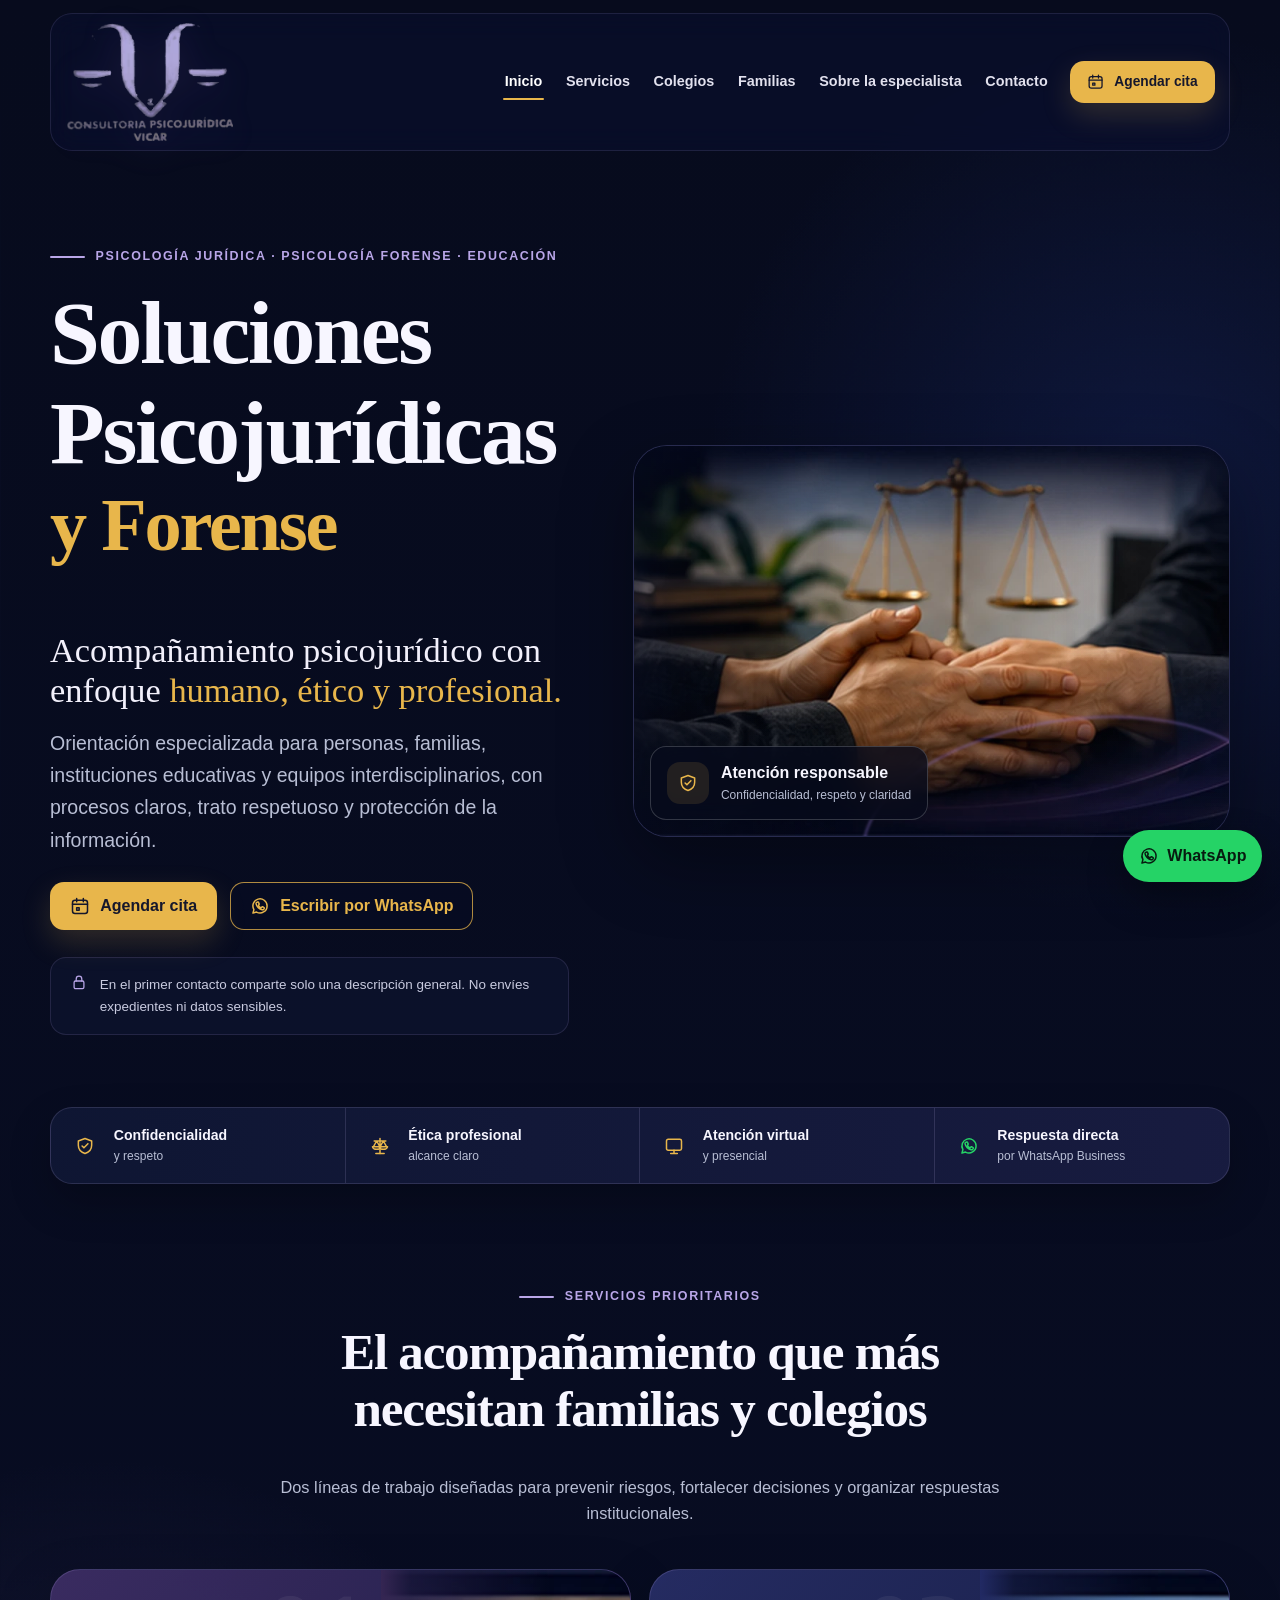
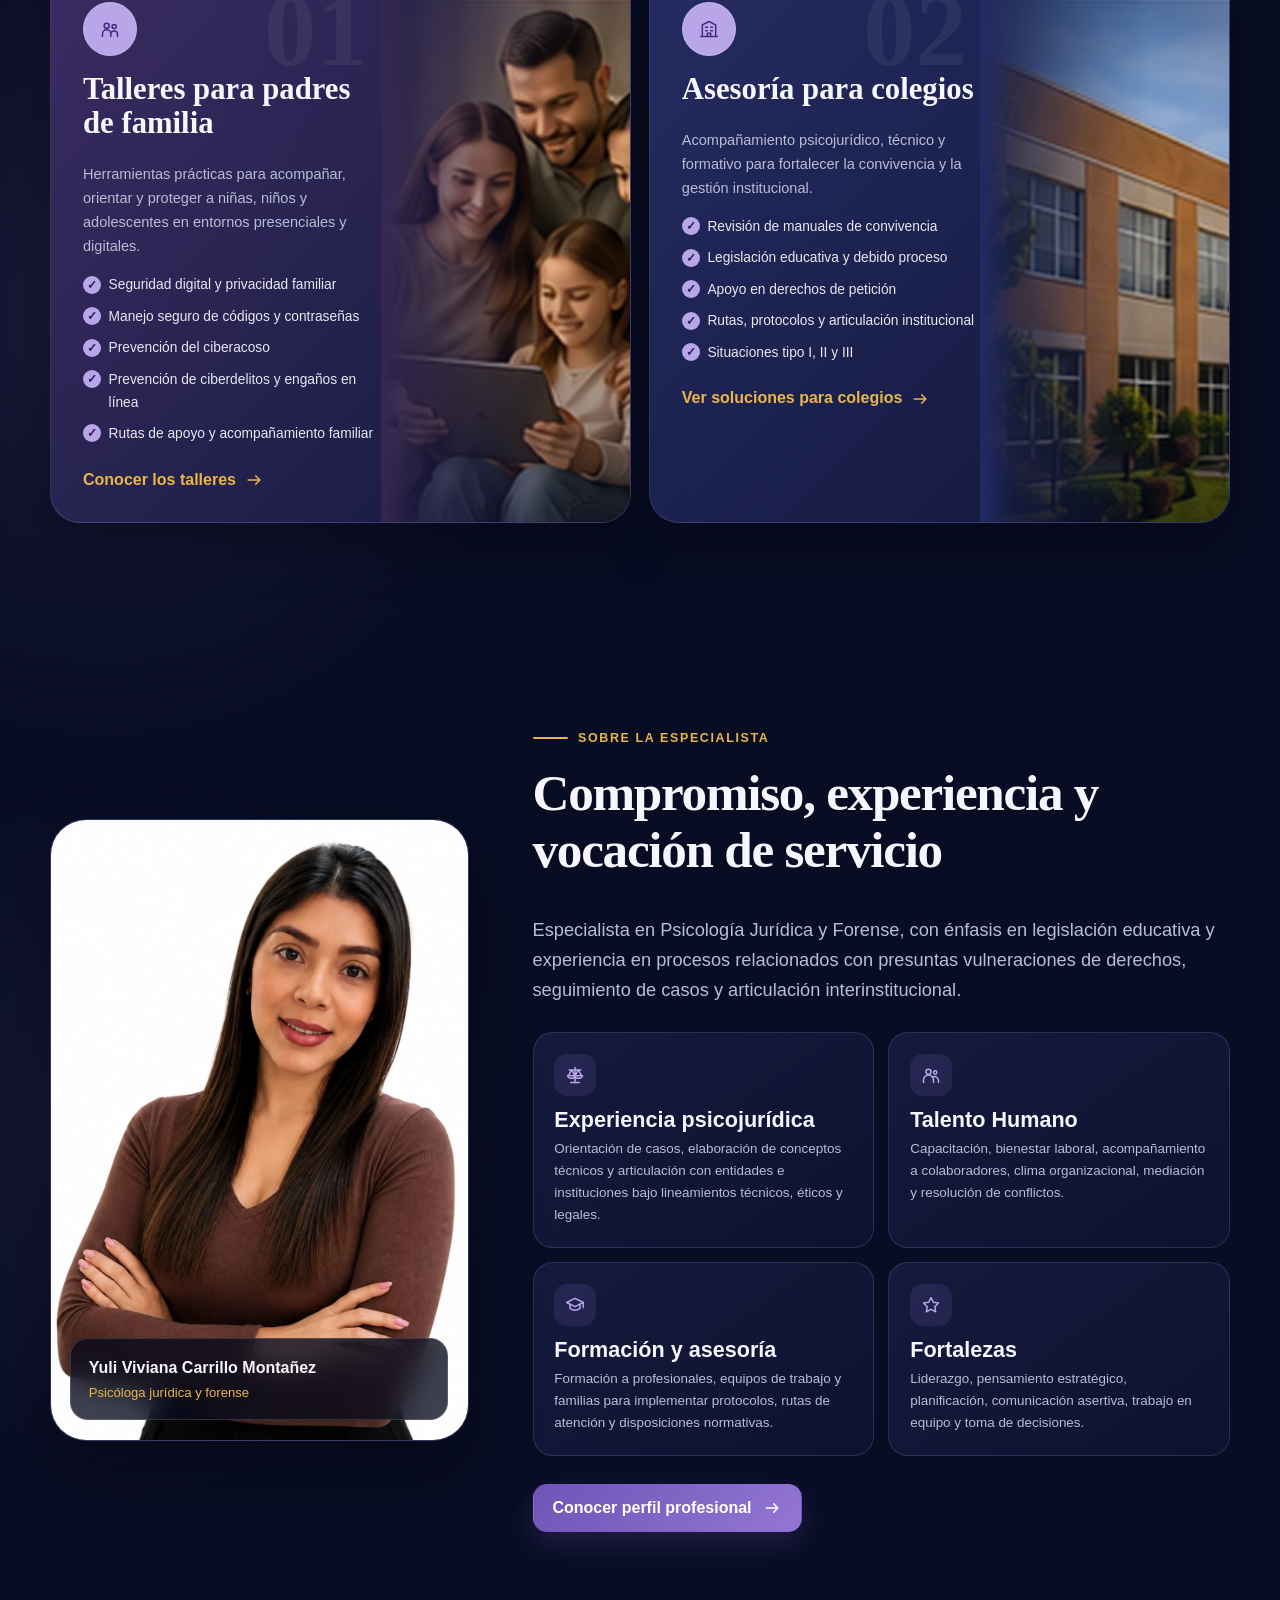
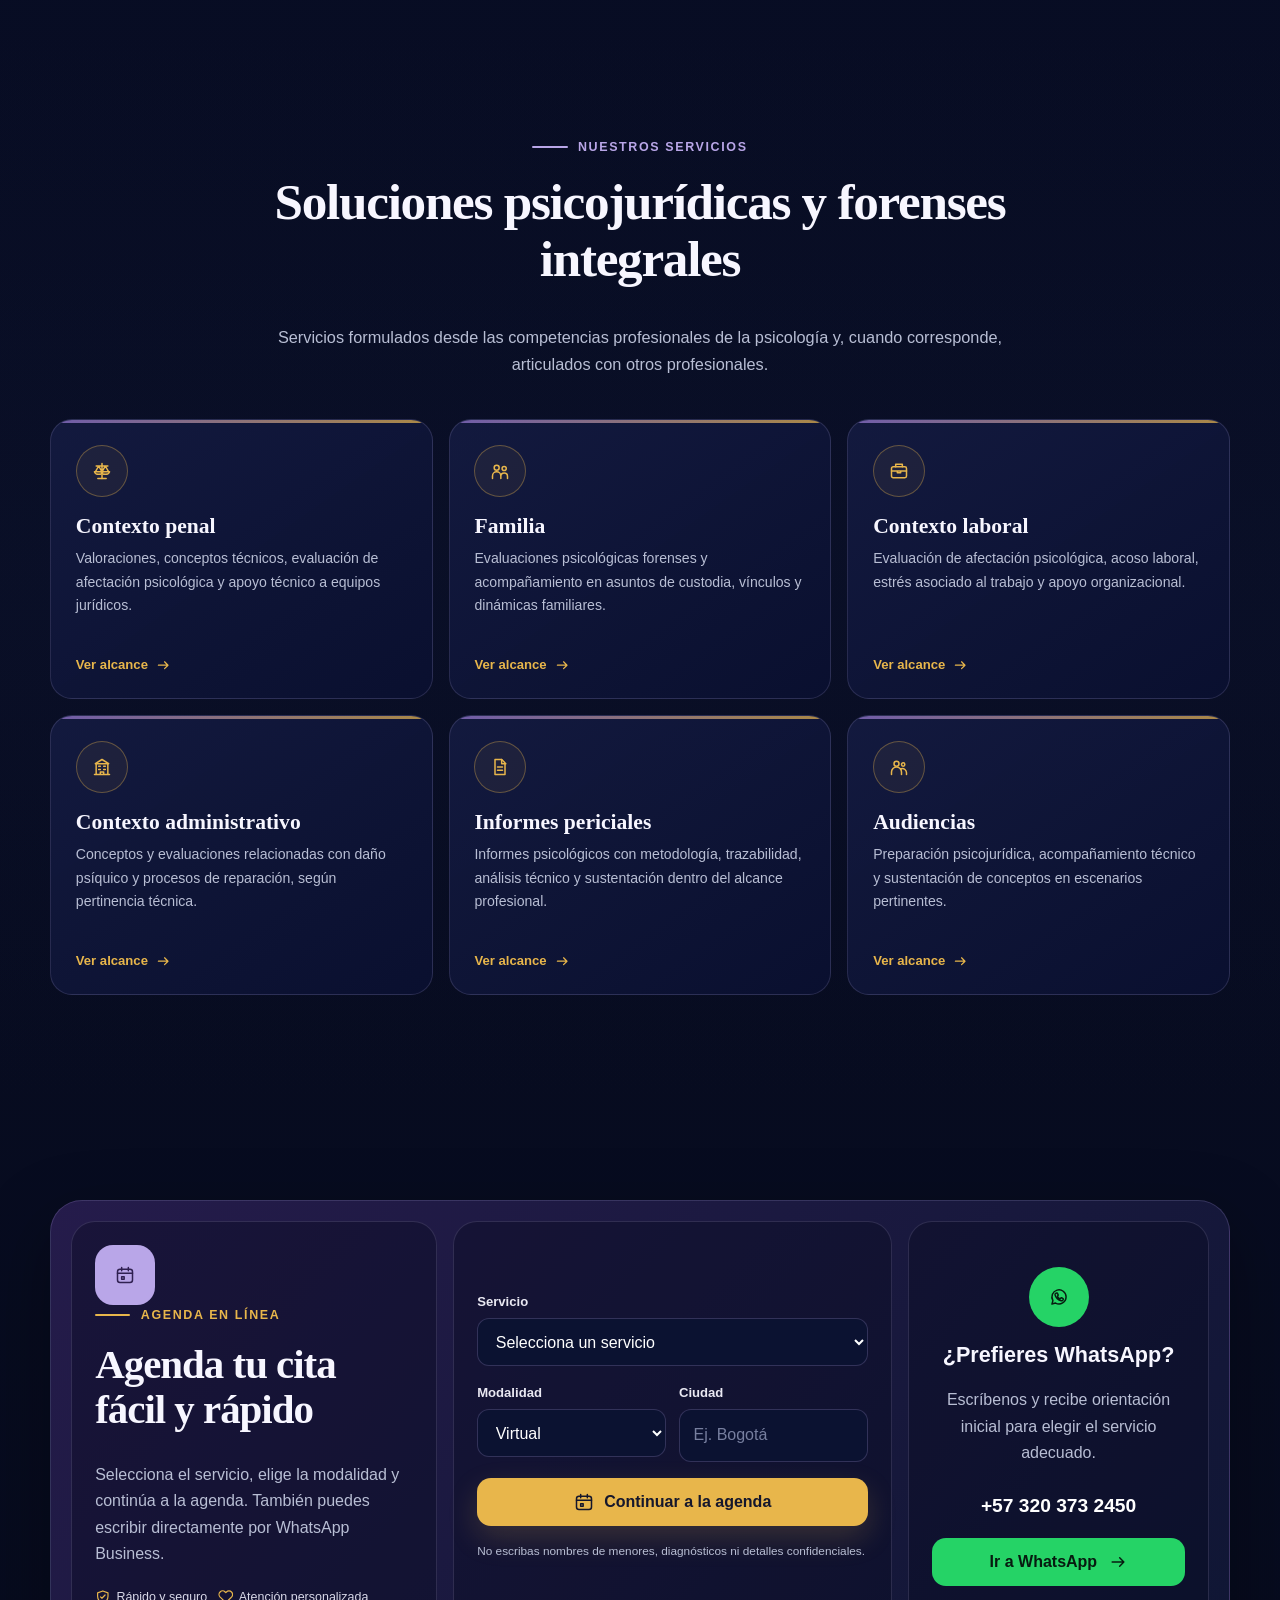
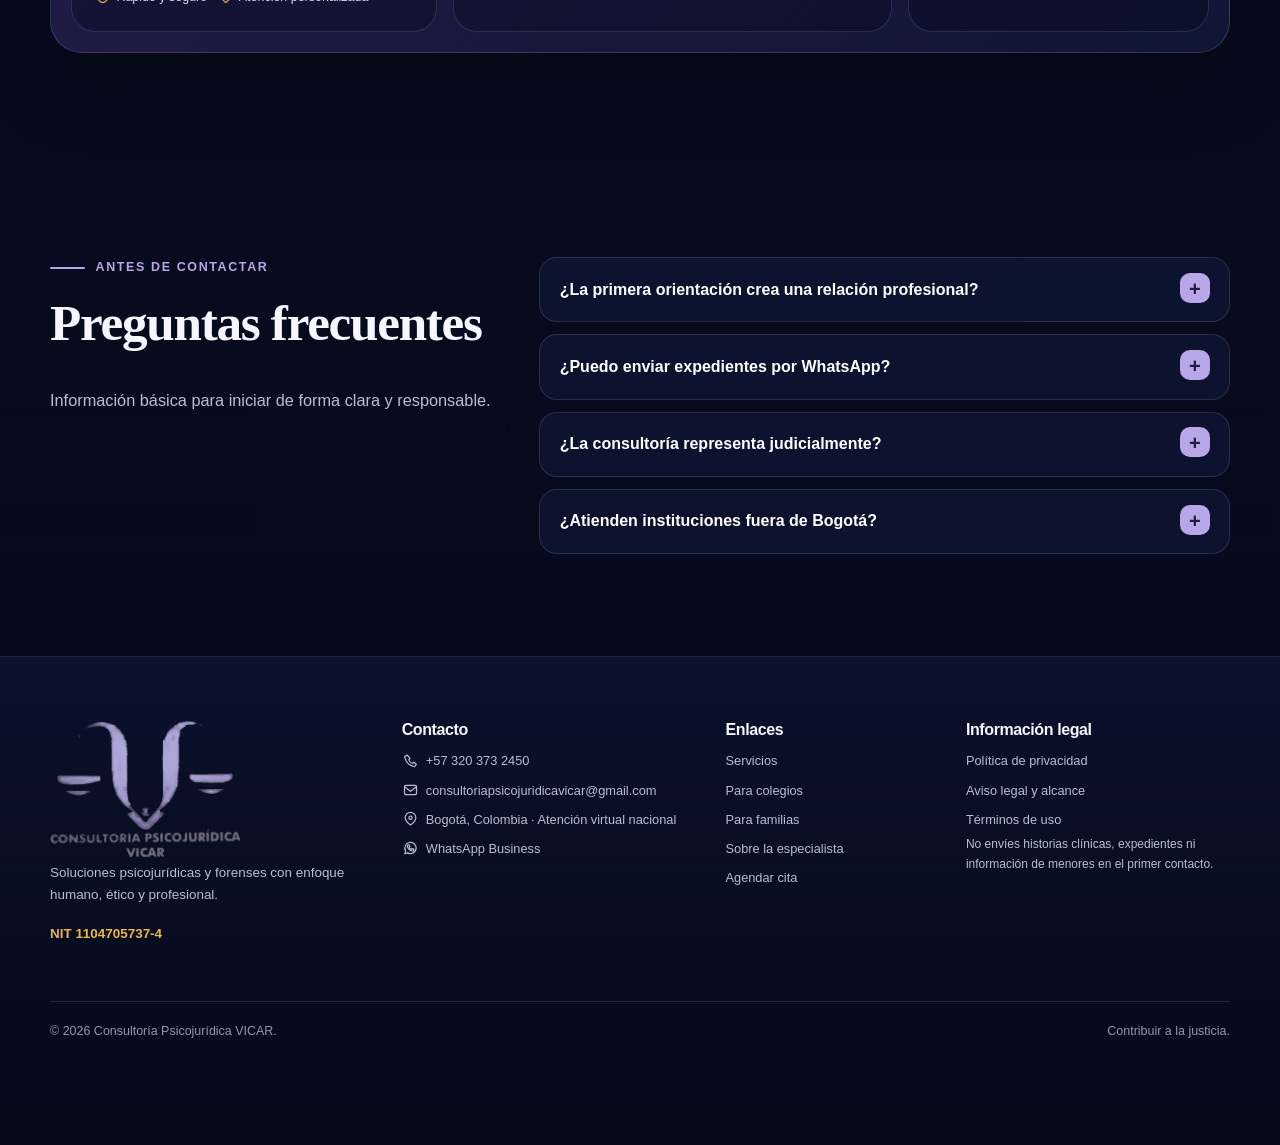
<file: index.html>
<!doctype html><html lang="es-CO"><head><meta charset="utf-8">
<meta name="viewport" content="width=device-width, initial-scale=1, viewport-fit=cover">
<meta http-equiv="Cache-Control" content="no-cache, no-store, must-revalidate">
<meta http-equiv="Pragma" content="no-cache">
<meta http-equiv="Expires" content="0">
<title>Soluciones Psicojurídicas y Forense | VICAR</title>
<meta name="description" content="Acompañamiento psicojurídico y forense para familias, colegios, organizaciones y procesos técnicos en Colombia.">
<meta name="robots" content="index,follow,max-image-preview:large">
<meta name="theme-color" content="#080d25">
<link rel="canonical" href="https://vicarpsicojuridica.com/">
<link rel="icon" href="favicon.ico" sizes="any">
<link rel="icon" href="./assets/img/favicon-512.png" type="image/png">
<link rel="apple-touch-icon" href="./assets/img/favicon-512.png">
<link rel="manifest" href="site.webmanifest">
<script>document.documentElement.classList.add('js')</script>
<style id="vicar-critical-css">
:root{color-scheme:dark;--vicar-bg:#070b1d;--vicar-text:#f7f6ff;--vicar-gold:#e8b64b}
*{box-sizing:border-box}html{background:var(--vicar-bg)}body{margin:0;background:var(--vicar-bg);color:var(--vicar-text);font-family:Arial,"Segoe UI",sans-serif}img{max-width:100%;height:auto}svg{width:1.25em;height:1.25em;fill:none;stroke:currentColor;stroke-width:1.8;stroke-linecap:round;stroke-linejoin:round}.css-diagnostic{position:fixed;z-index:99999;left:1rem;right:1rem;bottom:1rem;max-width:900px;margin:auto;padding:1rem 1.15rem;border:2px solid var(--vicar-gold);border-radius:14px;color:#16172b;background:#f3cb70;box-shadow:0 15px 40px rgba(0,0,0,.4);font-weight:700}.css-diagnostic code{font-family:Consolas,monospace}
</style>
<link rel="stylesheet" href="./assets/css/vicar-v5-2.css?v=20260807-52">
<meta property="og:type" content="website">
<meta property="og:locale" content="es_CO">
<meta property="og:site_name" content="Consultoría Psicojurídica VICAR">
<meta property="og:title" content="Soluciones Psicojurídicas y Forense | VICAR">
<meta property="og:description" content="Acompañamiento psicojurídico y forense para familias, colegios, organizaciones y procesos técnicos en Colombia.">
<meta property="og:url" content="https://vicarpsicojuridica.com/">
<meta property="og:image" content="https://vicarpsicojuridica.com/assets/img/og-vicar.jpg">
<meta name="twitter:card" content="summary_large_image">
<meta name="twitter:title" content="Soluciones Psicojurídicas y Forense | VICAR">
<meta name="twitter:description" content="Acompañamiento psicojurídico y forense para familias, colegios, organizaciones y procesos técnicos en Colombia.">
<meta name="twitter:image" content="https://vicarpsicojuridica.com/assets/img/og-vicar.jpg"><script type="application/ld+json">{"@context": "https://schema.org", "@graph": [{"@type": "ProfessionalService", "@id": "https://vicarpsicojuridica.com/#business", "name": "Consultoría Psicojurídica VICAR", "alternateName": "Soluciones Psicojurídicas y Forense", "url": "https://vicarpsicojuridica.com/", "logo": "https://vicarpsicojuridica.com/assets/img/logo-vicar-original.png", "image": "https://vicarpsicojuridica.com/assets/img/og-vicar.jpg", "telephone": "+57 320 373 2450", "email": "consultoriapsicojuridicavicar@gmail.com", "taxID": "1104705737-4", "areaServed": {"@type": "Country", "name": "Colombia"}, "slogan": "Contribuir a la justicia", "founder": {"@id": "https://vicarpsicojuridica.com/#yuli"}, "contactPoint": {"@type": "ContactPoint", "telephone": "+57 320 373 2450", "contactType": "customer service", "availableLanguage": "Spanish", "areaServed": "CO"}}, {"@type": "Person", "@id": "https://vicarpsicojuridica.com/#yuli", "name": "Yuli Viviana Carrillo Montañez", "jobTitle": "Especialista en Psicología Jurídica y Forense", "image": "https://vicarpsicojuridica.com/assets/img/yuli-viviana-carrillo.jpg", "knowsAbout": ["Psicología jurídica", "Psicología forense", "Legislación educativa", "Convivencia escolar", "Talento humano"]}]}</script></head><body><div class="css-diagnostic" role="alert">No se cargó la hoja visual completa. Verifica que exista <code>assets/css/vicar-v5-2.css</code> y abre esta versión desde el archivo <strong>INICIAR_PREVIA_WINDOWS.bat</strong>.</div><a class="skip-link" href="#contenido">Saltar al contenido principal</a>
<header class="site-header" data-header>
  <div class="container nav-shell">
    <a class="brand" href="index.html" aria-label="Ir al inicio de Consultoría Psicojurídica VICAR">
      <img src="./assets/img/logo-vicar-original.png" alt="Logo original de Consultoría Psicojurídica VICAR">
    </a>
    <button class="nav-toggle" type="button" aria-expanded="false" aria-controls="main-nav" data-nav-toggle><span class="sr-only">Abrir menú</span><svg viewBox="0 0 24 24" aria-hidden="true"><path d="M4 7h16M4 12h16M4 17h16"/></svg></button>
    <nav class="main-nav" id="main-nav" data-nav data-open="false" aria-label="Navegación principal">
      <a href="index.html" aria-current="page">Inicio</a><a href="servicios.html">Servicios</a><a href="colegios.html">Colegios</a><a href="familias.html">Familias</a><a href="perfil.html">Sobre la especialista</a><a href="contacto.html">Contacto</a>
      <a class="btn btn-gold btn-small nav-cta" href="agendar.html"><svg viewBox="0 0 24 24" aria-hidden="true"><rect x="3" y="5" width="18" height="16" rx="3"/><path d="M8 3v4M16 3v4M3 10h18M8 14h3v3H8z"/></svg> Agendar cita</a>
    </nav>
  </div>
</header><main id="contenido">
<section class="hero section-dark">
  <div class="container hero-grid">
    <div class="hero-copy reveal">
      <p class="eyebrow">Psicología jurídica · Psicología forense · Educación</p>
      <h1><span>Soluciones Psicojurídicas</span><strong>y Forense</strong></h1>
      <p class="hero-subtitle">Acompañamiento psicojurídico con enfoque <em>humano, ético y profesional.</em></p>
      <p class="lead">Orientación especializada para personas, familias, instituciones educativas y equipos interdisciplinarios, con procesos claros, trato respetuoso y protección de la información.</p>
      <div class="hero-actions">
        <a class="btn btn-gold" href="agendar.html"><svg viewBox="0 0 24 24" aria-hidden="true"><rect x="3" y="5" width="18" height="16" rx="3"/><path d="M8 3v4M16 3v4M3 10h18M8 14h3v3H8z"/></svg> Agendar cita</a>
        <a class="btn btn-outline-gold" href="https://wa.me/573203732450?text=Hola%2C%20vengo%20desde%20la%20p%C3%A1gina%20web%20de%20VICAR%20y%20quisiera%20recibir%20orientaci%C3%B3n%20sobre%20sus%20servicios." target="_blank" rel="noopener"><svg viewBox="0 0 24 24" aria-hidden="true"><path d="M20.5 11.8a8.5 8.5 0 0 1-12.6 7.5L3.5 20.5l1.2-4.2a8.5 8.5 0 1 1 15.8-4.5Z"/><path d="M8.3 7.7c.3-.5.6-.5.9-.5h.5c.2 0 .4.1.5.4l.8 1.8c.1.3.1.5-.1.7l-.6.8c-.2.2-.2.4 0 .7.5 1 1.4 1.8 2.4 2.4.3.2.5.2.7 0l.8-.9c.2-.2.4-.3.7-.2l1.8.8c.3.1.4.3.4.6v.6c-.1.4-.3.8-.7 1.1-.5.4-1.2.6-1.9.5-1.6-.3-3.2-1.2-4.6-2.5-1.3-1.3-2.3-2.9-2.6-4.5-.1-.7.1-1.3.5-1.8Z"/></svg> Escribir por WhatsApp</a>
      </div>
      <div class="privacy-inline"><svg viewBox="0 0 24 24" aria-hidden="true"><rect x="5" y="10" width="14" height="11" rx="2"/><path d="M8 10V7a4 4 0 0 1 8 0v3"/></svg><span>En el primer contacto comparte solo una descripción general. No envíes expedientes ni datos sensibles.</span></div>
    </div>
    <div class="hero-media reveal delay-1">
      <img src="./assets/img/hero-consulta.webp" alt="Escena de acompañamiento profesional con balanza de la justicia" width="1034" height="540">
      <div class="hero-glow" aria-hidden="true"></div>
      <div class="hero-badge"><span><svg viewBox="0 0 24 24" aria-hidden="true"><path d="M12 3 20 6v5c0 5-3.3 8.4-8 10-4.7-1.6-8-5-8-10V6l8-3Z"/><path d="m8.5 12 2.2 2.2 4.8-5"/></svg></span><div><strong>Atención responsable</strong><small>Confidencialidad, respeto y claridad</small></div></div>
    </div>
  </div>
  <div class="container trust-strip reveal delay-2">
    <div><svg viewBox="0 0 24 24" aria-hidden="true"><path d="M12 3 20 6v5c0 5-3.3 8.4-8 10-4.7-1.6-8-5-8-10V6l8-3Z"/><path d="m8.5 12 2.2 2.2 4.8-5"/></svg><span><b>Confidencialidad</b><small>y respeto</small></span></div>
    <div><svg viewBox="0 0 24 24" aria-hidden="true"><path d="M12 3v18M5 6h14M8 6 4 13h8L8 6Zm8 0-4 7h8l-4-7Z"/><path d="M3 13c.5 2 2 3 5 3s4.5-1 5-3M11 13c.5 2 2 3 5 3s4.5-1 5-3M7 21h10"/></svg><span><b>Ética profesional</b><small>alcance claro</small></span></div>
    <div><svg viewBox="0 0 24 24" aria-hidden="true"><rect x="3" y="4" width="18" height="13" rx="2"/><path d="M8 21h8M12 17v4"/></svg><span><b>Atención virtual</b><small>y presencial</small></span></div>
    <div><svg viewBox="0 0 24 24" aria-hidden="true"><path d="M20.5 11.8a8.5 8.5 0 0 1-12.6 7.5L3.5 20.5l1.2-4.2a8.5 8.5 0 1 1 15.8-4.5Z"/><path d="M8.3 7.7c.3-.5.6-.5.9-.5h.5c.2 0 .4.1.5.4l.8 1.8c.1.3.1.5-.1.7l-.6.8c-.2.2-.2.4 0 .7.5 1 1.4 1.8 2.4 2.4.3.2.5.2.7 0l.8-.9c.2-.2.4-.3.7-.2l1.8.8c.3.1.4.3.4.6v.6c-.1.4-.3.8-.7 1.1-.5.4-1.2.6-1.9.5-1.6-.3-3.2-1.2-4.6-2.5-1.3-1.3-2.3-2.9-2.6-4.5-.1-.7.1-1.3.5-1.8Z"/></svg><span><b>Respuesta directa</b><small>por WhatsApp Business</small></span></div>
  </div>
</section>

<section class="section priority-section">
  <div class="container">
    <div class="section-heading center reveal"><p class="eyebrow">Servicios prioritarios</p><h2>El acompañamiento que más necesitan familias y colegios</h2><p>Dos líneas de trabajo diseñadas para prevenir riesgos, fortalecer decisiones y organizar respuestas institucionales.</p></div>
    <div class="priority-grid">
      <article class="priority-card families-card reveal">
        <div class="priority-copy"><div class="service-number">01</div><div class="round-icon"><svg viewBox="0 0 24 24" aria-hidden="true"><circle cx="8" cy="8" r="3"/><circle cx="17" cy="9" r="2.5"/><path d="M3 21v-3a5 5 0 0 1 10 0v3M13 21v-2.5a4 4 0 0 1 8 0V21"/></svg></div><h3>Talleres para padres de familia</h3><p>Herramientas prácticas para acompañar, orientar y proteger a niñas, niños y adolescentes en entornos presenciales y digitales.</p><ul class="check-list"><li>Seguridad digital y privacidad familiar</li><li>Manejo seguro de códigos y contraseñas</li><li>Prevención del ciberacoso</li><li>Prevención de ciberdelitos y engaños en línea</li><li>Rutas de apoyo y acompañamiento familiar</li></ul><a class="text-link" href="familias.html">Conocer los talleres <svg viewBox="0 0 24 24" aria-hidden="true"><path d="M5 12h14M14 7l5 5-5 5"/></svg></a></div>
        <div class="priority-image"><img src="./assets/img/familias-digital.webp" alt="Familia acompañando a una niña en el uso responsable de una tableta" loading="lazy"></div>
      </article>
      <article class="priority-card schools-card reveal delay-1">
        <div class="priority-copy"><div class="service-number">02</div><div class="round-icon"><svg viewBox="0 0 24 24" aria-hidden="true"><path d="M4 21V7l8-4 8 4v14M2 21h20M8 10h2M14 10h2M8 14h2M14 14h2M10 21v-4h4v4"/></svg></div><h3>Asesoría para colegios</h3><p>Acompañamiento psicojurídico, técnico y formativo para fortalecer la convivencia y la gestión institucional.</p><ul class="check-list"><li>Revisión de manuales de convivencia</li><li>Legislación educativa y debido proceso</li><li>Apoyo en derechos de petición</li><li>Rutas, protocolos y articulación institucional</li><li>Situaciones tipo I, II y III</li></ul><a class="text-link" href="colegios.html">Ver soluciones para colegios <svg viewBox="0 0 24 24" aria-hidden="true"><path d="M5 12h14M14 7l5 5-5 5"/></svg></a></div>
        <div class="priority-image"><img src="./assets/img/colegio.webp" alt="Edificio de una institución educativa" loading="lazy"></div>
      </article>
    </div>
  </div>
</section>

<section class="section profile-home">
  <div class="container profile-grid">
    <div class="profile-photo reveal"><div class="portrait-orbit" aria-hidden="true"></div><img src="./assets/img/yuli-viviana-carrillo.webp" alt="Yuli Viviana Carrillo Montañez, especialista en Psicología Jurídica y Forense" loading="lazy"><div class="profile-name"><strong>Yuli Viviana Carrillo Montañez</strong><span>Psicóloga jurídica y forense</span></div></div>
    <div class="profile-content reveal delay-1">
      <p class="eyebrow gold">Sobre la especialista</p><h2>Compromiso, experiencia y vocación de servicio</h2><p class="lead-sm">Especialista en Psicología Jurídica y Forense, con énfasis en legislación educativa y experiencia en procesos relacionados con presuntas vulneraciones de derechos, seguimiento de casos y articulación interinstitucional.</p>
      <div class="profile-card-grid">
        <article><span class="mini-icon"><svg viewBox="0 0 24 24" aria-hidden="true"><path d="M12 3v18M5 6h14M8 6 4 13h8L8 6Zm8 0-4 7h8l-4-7Z"/><path d="M3 13c.5 2 2 3 5 3s4.5-1 5-3M11 13c.5 2 2 3 5 3s4.5-1 5-3M7 21h10"/></svg></span><h3>Experiencia psicojurídica</h3><p>Orientación de casos, elaboración de conceptos técnicos y articulación con entidades e instituciones bajo lineamientos técnicos, éticos y legales.</p></article>
        <article><span class="mini-icon"><svg viewBox="0 0 24 24" aria-hidden="true"><circle cx="9" cy="8" r="3"/><circle cx="17" cy="9" r="2"/><path d="M3 21v-3a6 6 0 0 1 12 0v3M15 14a5 5 0 0 1 6 4.8V21"/></svg></span><h3>Talento Humano</h3><p>Capacitación, bienestar laboral, acompañamiento a colaboradores, clima organizacional, mediación y resolución de conflictos.</p></article>
        <article><span class="mini-icon"><svg viewBox="0 0 24 24" aria-hidden="true"><path d="m2 9 10-5 10 5-10 5L2 9Z"/><path d="M6 11v5c4 3 8 3 12 0v-5M22 9v6"/></svg></span><h3>Formación y asesoría</h3><p>Formación a profesionales, equipos de trabajo y familias para implementar protocolos, rutas de atención y disposiciones normativas.</p></article>
        <article><span class="mini-icon"><svg viewBox="0 0 24 24" aria-hidden="true"><path d="m12 3 2.8 5.7 6.2.9-4.5 4.4 1.1 6.2-5.6-3-5.6 3 1.1-6.2L3 9.6l6.2-.9L12 3Z"/></svg></span><h3>Fortalezas</h3><p>Liderazgo, pensamiento estratégico, planificación, comunicación asertiva, trabajo en equipo y toma de decisiones.</p></article>
      </div>
      <a class="btn btn-purple" href="perfil.html">Conocer perfil profesional <svg viewBox="0 0 24 24" aria-hidden="true"><path d="M5 12h14M14 7l5 5-5 5"/></svg></a>
    </div>
  </div>
</section>

<section class="section services-section">
  <div class="container">
    <div class="section-heading center reveal"><p class="eyebrow">Nuestros servicios</p><h2>Soluciones psicojurídicas y forenses integrales</h2><p>Servicios formulados desde las competencias profesionales de la psicología y, cuando corresponde, articulados con otros profesionales.</p></div>
    <div class="service-grid">
      <article class="service-card reveal"><span><svg viewBox="0 0 24 24" aria-hidden="true"><path d="M12 3v18M5 6h14M8 6 4 13h8L8 6Zm8 0-4 7h8l-4-7Z"/><path d="M3 13c.5 2 2 3 5 3s4.5-1 5-3M11 13c.5 2 2 3 5 3s4.5-1 5-3M7 21h10"/></svg></span><h3>Contexto penal</h3><p>Valoraciones, conceptos técnicos, evaluación de afectación psicológica y apoyo técnico a equipos jurídicos.</p><a href="servicios.html#penal">Ver alcance <svg viewBox="0 0 24 24" aria-hidden="true"><path d="M5 12h14M14 7l5 5-5 5"/></svg></a></article>
      <article class="service-card reveal delay-1"><span><svg viewBox="0 0 24 24" aria-hidden="true"><circle cx="8" cy="8" r="3"/><circle cx="17" cy="9" r="2.5"/><path d="M3 21v-3a5 5 0 0 1 10 0v3M13 21v-2.5a4 4 0 0 1 8 0V21"/></svg></span><h3>Familia</h3><p>Evaluaciones psicológicas forenses y acompañamiento en asuntos de custodia, vínculos y dinámicas familiares.</p><a href="servicios.html#familia">Ver alcance <svg viewBox="0 0 24 24" aria-hidden="true"><path d="M5 12h14M14 7l5 5-5 5"/></svg></a></article>
      <article class="service-card reveal delay-2"><span><svg viewBox="0 0 24 24" aria-hidden="true"><rect x="3" y="7" width="18" height="13" rx="2"/><path d="M8 7V4h8v3M3 12h18M10 12v2h4v-2"/></svg></span><h3>Contexto laboral</h3><p>Evaluación de afectación psicológica, acoso laboral, estrés asociado al trabajo y apoyo organizacional.</p><a href="servicios.html#laboral">Ver alcance <svg viewBox="0 0 24 24" aria-hidden="true"><path d="M5 12h14M14 7l5 5-5 5"/></svg></a></article>
      <article class="service-card reveal"><span><svg viewBox="0 0 24 24" aria-hidden="true"><path d="M3 21h18M5 21V8h14v13M8 11h2M14 11h2M8 15h2M14 15h2M10 21v-3h4v3M4 8l8-5 8 5"/></svg></span><h3>Contexto administrativo</h3><p>Conceptos y evaluaciones relacionadas con daño psíquico y procesos de reparación, según pertinencia técnica.</p><a href="servicios.html#administrativo">Ver alcance <svg viewBox="0 0 24 24" aria-hidden="true"><path d="M5 12h14M14 7l5 5-5 5"/></svg></a></article>
      <article class="service-card reveal delay-1"><span><svg viewBox="0 0 24 24" aria-hidden="true"><path d="M6 3h8l4 4v14H6z"/><path d="M14 3v5h5M9 12h6M9 16h6"/></svg></span><h3>Informes periciales</h3><p>Informes psicológicos con metodología, trazabilidad, análisis técnico y sustentación dentro del alcance profesional.</p><a href="servicios.html#informes">Ver alcance <svg viewBox="0 0 24 24" aria-hidden="true"><path d="M5 12h14M14 7l5 5-5 5"/></svg></a></article>
      <article class="service-card reveal delay-2"><span><svg viewBox="0 0 24 24" aria-hidden="true"><circle cx="9" cy="8" r="3"/><circle cx="17" cy="9" r="2"/><path d="M3 21v-3a6 6 0 0 1 12 0v3M15 14a5 5 0 0 1 6 4.8V21"/></svg></span><h3>Audiencias</h3><p>Preparación psicojurídica, acompañamiento técnico y sustentación de conceptos en escenarios pertinentes.</p><a href="servicios.html#audiencias">Ver alcance <svg viewBox="0 0 24 24" aria-hidden="true"><path d="M5 12h14M14 7l5 5-5 5"/></svg></a></article>
    </div>
  </div>
</section>

<section class="section booking-home">
  <div class="container booking-panel reveal">
    <div class="booking-intro"><span class="large-icon"><svg viewBox="0 0 24 24" aria-hidden="true"><rect x="3" y="5" width="18" height="16" rx="3"/><path d="M8 3v4M16 3v4M3 10h18M8 14h3v3H8z"/></svg></span><p class="eyebrow gold">Agenda en línea</p><h2>Agenda tu cita fácil y rápido</h2><p>Selecciona el servicio, elige la modalidad y continúa a la agenda. También puedes escribir directamente por WhatsApp Business.</p><div class="booking-trust"><span><svg viewBox="0 0 24 24" aria-hidden="true"><path d="M12 3 20 6v5c0 5-3.3 8.4-8 10-4.7-1.6-8-5-8-10V6l8-3Z"/><path d="m8.5 12 2.2 2.2 4.8-5"/></svg> Rápido y seguro</span><span><svg viewBox="0 0 24 24" aria-hidden="true"><path d="M20.8 4.6a5.5 5.5 0 0 0-7.8 0L12 5.6l-1-1a5.5 5.5 0 0 0-7.8 7.8l1 1L12 21l7.8-7.6 1-1a5.5 5.5 0 0 0 0-7.8Z"/></svg> Atención personalizada</span></div></div>
    <form class="quick-booking" data-quick-booking>
      <div><label for="quick-service">Servicio</label><select id="quick-service" name="servicio" required><option value="">Selecciona un servicio</option><option>Talleres para padres de familia</option><option>Asesoría para colegios</option><option>Informe pericial psicológico</option><option>Acompañamiento en audiencia</option><option>Capacitación institucional</option><option>Orientación inicial</option></select></div>
      <div class="two-fields"><div><label for="quick-mode">Modalidad</label><select id="quick-mode" name="modalidad"><option>Virtual</option><option>Presencial, según disponibilidad</option></select></div><div><label for="quick-city">Ciudad</label><input id="quick-city" name="ciudad" autocomplete="address-level2" placeholder="Ej. Bogotá"></div></div>
      <button class="btn btn-gold full" type="submit"><svg viewBox="0 0 24 24" aria-hidden="true"><rect x="3" y="5" width="18" height="16" rx="3"/><path d="M8 3v4M16 3v4M3 10h18M8 14h3v3H8z"/></svg> Continuar a la agenda</button>
      <p class="form-note">No escribas nombres de menores, diagnósticos ni detalles confidenciales.</p>
    </form>
    <div class="whatsapp-card"><span class="wa-icon"><svg viewBox="0 0 24 24" aria-hidden="true"><path d="M20.5 11.8a8.5 8.5 0 0 1-12.6 7.5L3.5 20.5l1.2-4.2a8.5 8.5 0 1 1 15.8-4.5Z"/><path d="M8.3 7.7c.3-.5.6-.5.9-.5h.5c.2 0 .4.1.5.4l.8 1.8c.1.3.1.5-.1.7l-.6.8c-.2.2-.2.4 0 .7.5 1 1.4 1.8 2.4 2.4.3.2.5.2.7 0l.8-.9c.2-.2.4-.3.7-.2l1.8.8c.3.1.4.3.4.6v.6c-.1.4-.3.8-.7 1.1-.5.4-1.2.6-1.9.5-1.6-.3-3.2-1.2-4.6-2.5-1.3-1.3-2.3-2.9-2.6-4.5-.1-.7.1-1.3.5-1.8Z"/></svg></span><h3>¿Prefieres WhatsApp?</h3><p>Escríbenos y recibe orientación inicial para elegir el servicio adecuado.</p><strong>+57 320 373 2450</strong><a class="btn btn-whatsapp full" href="https://wa.me/573203732450?text=Hola%2C%20vengo%20desde%20la%20p%C3%A1gina%20web%20de%20VICAR%20y%20quisiera%20recibir%20orientaci%C3%B3n%20sobre%20sus%20servicios." target="_blank" rel="noopener">Ir a WhatsApp <svg viewBox="0 0 24 24" aria-hidden="true"><path d="M5 12h14M14 7l5 5-5 5"/></svg></a></div>
  </div>
</section>

<section class="section faq-section">
  <div class="container faq-grid">
    <div class="section-heading reveal"><p class="eyebrow">Antes de contactar</p><h2>Preguntas frecuentes</h2><p>Información básica para iniciar de forma clara y responsable.</p></div>
    <div class="accordion reveal delay-1">
      <details><summary>¿La primera orientación crea una relación profesional?</summary><p>No. El primer contacto permite identificar la necesidad y explicar el alcance. La relación profesional comienza cuando se acuerdan condiciones, consentimiento y servicio.</p></details>
      <details><summary>¿Puedo enviar expedientes por WhatsApp?</summary><p>No en el primer contacto. Primero se define un canal, finalidad y condiciones de tratamiento de información. Comparte únicamente una descripción general.</p></details>
      <details><summary>¿La consultoría representa judicialmente?</summary><p>Los servicios se prestan dentro del campo profesional de la psicología. Cuando una actuación exige representación jurídica, se recomienda o articula con un abogado habilitado.</p></details>
      <details><summary>¿Atienden instituciones fuera de Bogotá?</summary><p>Sí, varios servicios pueden desarrollarse virtualmente en Colombia. La atención presencial depende de ciudad, alcance y disponibilidad.</p></details>
    </div>
  </div>
</section>
</main><footer class="site-footer">
  <div class="container footer-grid">
    <div class="footer-brand">
      <img src="./assets/img/logo-vicar-original.png" alt="Consultoría Psicojurídica VICAR">
      <p>Soluciones psicojurídicas y forenses con enfoque humano, ético y profesional.</p>
      <p class="nit">NIT 1104705737-4</p>
    </div>
    <div><h2>Contacto</h2><ul class="footer-links contact-list"><li><a href="tel:+573203732450"><svg viewBox="0 0 24 24" aria-hidden="true"><path d="M7 3 4 5c-.5.4-.7 1.1-.5 1.8 1.7 6.5 7 11.8 13.5 13.5.7.2 1.4 0 1.8-.5l2-3-4-3-2 2c-2.5-1-4.5-3-5.5-5.5l2-2-3-4Z"/></svg> +57 320 373 2450</a></li><li><a href="mailto:consultoriapsicojuridicavicar@gmail.com"><svg viewBox="0 0 24 24" aria-hidden="true"><rect x="3" y="5" width="18" height="14" rx="2"/><path d="m3 7 9 7 9-7"/></svg> consultoriapsicojuridicavicar@gmail.com</a></li><li><span><svg viewBox="0 0 24 24" aria-hidden="true"><path d="M20 10c0 5-8 11-8 11S4 15 4 10a8 8 0 1 1 16 0Z"/><circle cx="12" cy="10" r="2.5"/></svg> Bogotá, Colombia · Atención virtual nacional</span></li><li><a href="https://wa.me/573203732450?text=Hola%2C%20vengo%20desde%20la%20p%C3%A1gina%20web%20de%20VICAR%20y%20quisiera%20informaci%C3%B3n%20sobre%20sus%20servicios." target="_blank" rel="noopener"><svg viewBox="0 0 24 24" aria-hidden="true"><path d="M20.5 11.8a8.5 8.5 0 0 1-12.6 7.5L3.5 20.5l1.2-4.2a8.5 8.5 0 1 1 15.8-4.5Z"/><path d="M8.3 7.7c.3-.5.6-.5.9-.5h.5c.2 0 .4.1.5.4l.8 1.8c.1.3.1.5-.1.7l-.6.8c-.2.2-.2.4 0 .7.5 1 1.4 1.8 2.4 2.4.3.2.5.2.7 0l.8-.9c.2-.2.4-.3.7-.2l1.8.8c.3.1.4.3.4.6v.6c-.1.4-.3.8-.7 1.1-.5.4-1.2.6-1.9.5-1.6-.3-3.2-1.2-4.6-2.5-1.3-1.3-2.3-2.9-2.6-4.5-.1-.7.1-1.3.5-1.8Z"/></svg> WhatsApp Business</a></li></ul></div>
    <div><h2>Enlaces</h2><ul class="footer-links"><li><a href="servicios.html">Servicios</a></li><li><a href="colegios.html">Para colegios</a></li><li><a href="familias.html">Para familias</a></li><li><a href="perfil.html">Sobre la especialista</a></li><li><a href="agendar.html">Agendar cita</a></li></ul></div>
    <div><h2>Información legal</h2><ul class="footer-links"><li><a href="politica-de-privacidad.html">Política de privacidad</a></li><li><a href="aviso-legal.html">Aviso legal y alcance</a></li><li><a href="terminos.html">Términos de uso</a></li></ul><p class="legal-note">No envíes historias clínicas, expedientes ni información de menores en el primer contacto.</p></div>
  </div>
  <div class="container footer-bottom"><span>© <span data-year></span> Consultoría Psicojurídica VICAR.</span><span>Contribuir a la justicia.</span></div>
</footer>
<a class="floating-whatsapp" href="https://wa.me/573203732450?text=Hola%2C%20vengo%20desde%20la%20p%C3%A1gina%20web%20de%20VICAR%20y%20quisiera%20informaci%C3%B3n%20sobre%20sus%20servicios." target="_blank" rel="noopener" aria-label="Escribir por WhatsApp"><svg viewBox="0 0 24 24" aria-hidden="true"><path d="M20.5 11.8a8.5 8.5 0 0 1-12.6 7.5L3.5 20.5l1.2-4.2a8.5 8.5 0 1 1 15.8-4.5Z"/><path d="M8.3 7.7c.3-.5.6-.5.9-.5h.5c.2 0 .4.1.5.4l.8 1.8c.1.3.1.5-.1.7l-.6.8c-.2.2-.2.4 0 .7.5 1 1.4 1.8 2.4 2.4.3.2.5.2.7 0l.8-.9c.2-.2.4-.3.7-.2l1.8.8c.3.1.4.3.4.6v.6c-.1.4-.3.8-.7 1.1-.5.4-1.2.6-1.9.5-1.6-.3-3.2-1.2-4.6-2.5-1.3-1.3-2.3-2.9-2.6-4.5-.1-.7.1-1.3.5-1.8Z"/></svg><span>WhatsApp</span></a>
<div class="mobile-action-bar" aria-label="Acciones rápidas"><a href="agendar.html"><svg viewBox="0 0 24 24" aria-hidden="true"><rect x="3" y="5" width="18" height="16" rx="3"/><path d="M8 3v4M16 3v4M3 10h18M8 14h3v3H8z"/></svg><span>Agendar</span></a><a href="https://wa.me/573203732450?text=Hola%2C%20vengo%20desde%20la%20p%C3%A1gina%20web%20de%20VICAR%20y%20quisiera%20informaci%C3%B3n%20sobre%20sus%20servicios." target="_blank" rel="noopener"><svg viewBox="0 0 24 24" aria-hidden="true"><path d="M20.5 11.8a8.5 8.5 0 0 1-12.6 7.5L3.5 20.5l1.2-4.2a8.5 8.5 0 1 1 15.8-4.5Z"/><path d="M8.3 7.7c.3-.5.6-.5.9-.5h.5c.2 0 .4.1.5.4l.8 1.8c.1.3.1.5-.1.7l-.6.8c-.2.2-.2.4 0 .7.5 1 1.4 1.8 2.4 2.4.3.2.5.2.7 0l.8-.9c.2-.2.4-.3.7-.2l1.8.8c.3.1.4.3.4.6v.6c-.1.4-.3.8-.7 1.1-.5.4-1.2.6-1.9.5-1.6-.3-3.2-1.2-4.6-2.5-1.3-1.3-2.3-2.9-2.6-4.5-.1-.7.1-1.3.5-1.8Z"/></svg><span>WhatsApp</span></a></div>
<script src="./assets/js/vicar-v5-2.js?v=20260807-52" defer></script></body></html>
</file>
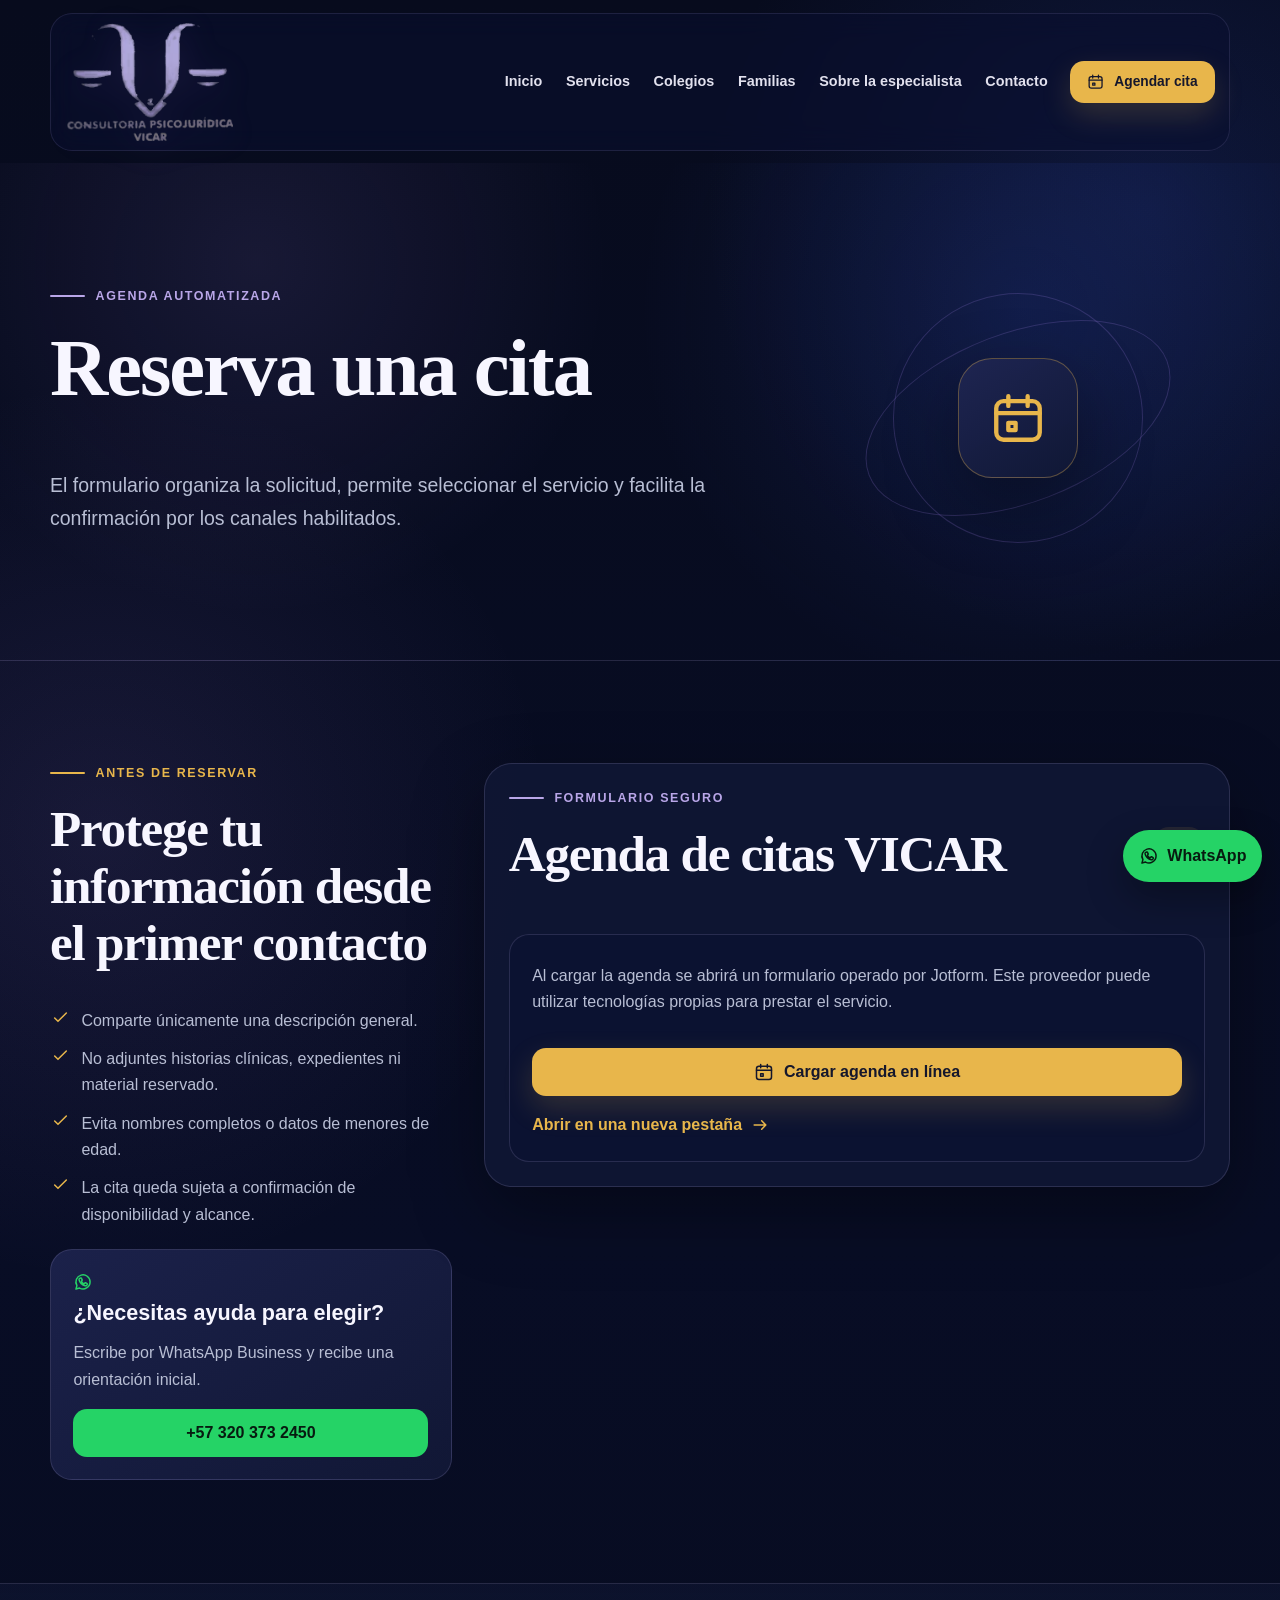
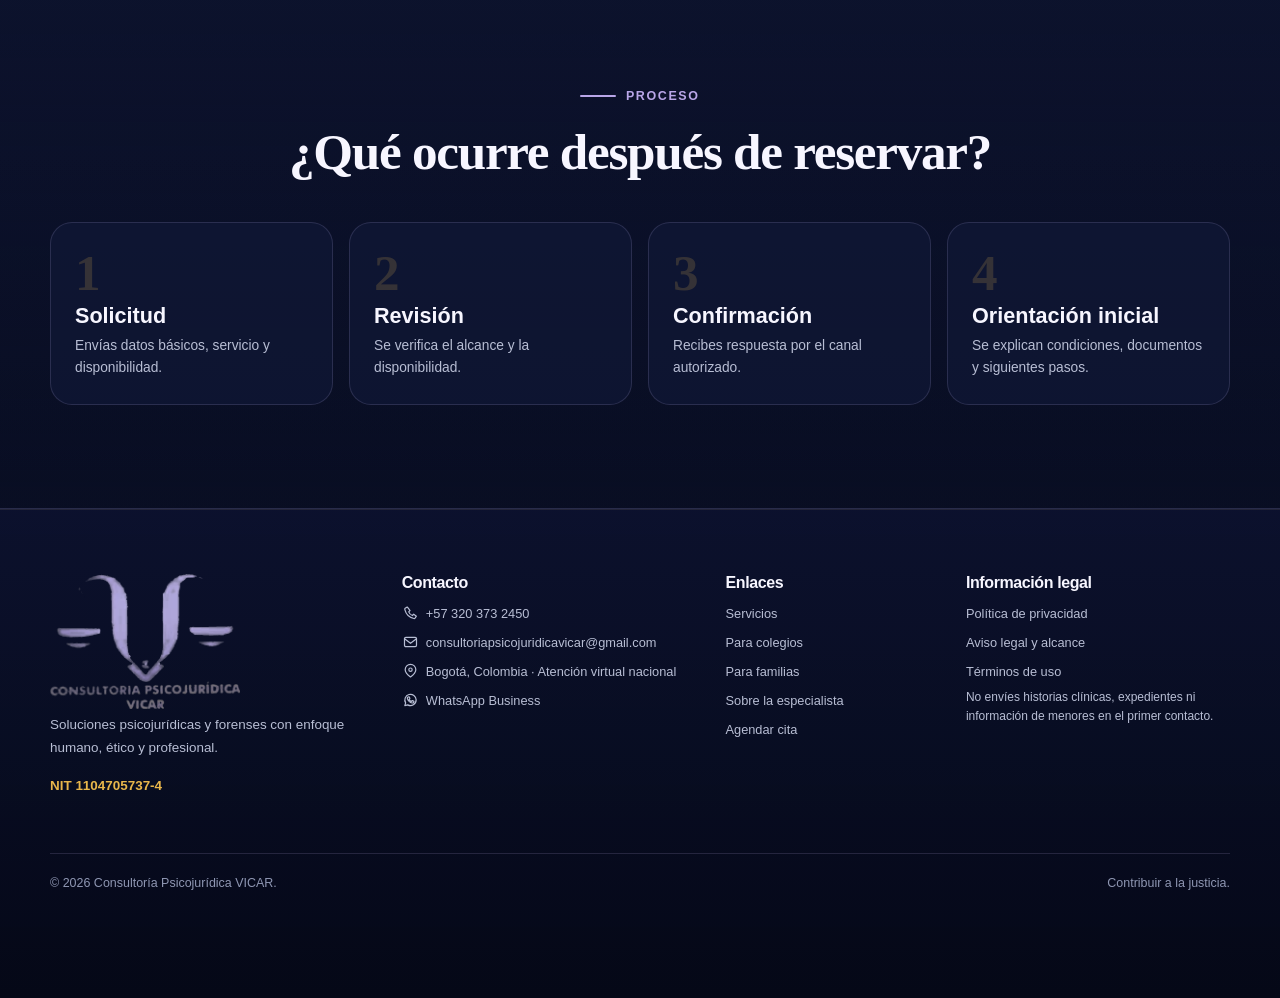
<file: agendar.html>
<!doctype html><html lang="es-CO"><head><meta charset="utf-8">
<meta name="viewport" content="width=device-width, initial-scale=1, viewport-fit=cover">
<meta http-equiv="Cache-Control" content="no-cache, no-store, must-revalidate">
<meta http-equiv="Pragma" content="no-cache">
<meta http-equiv="Expires" content="0">
<title>Agendar cita | Consultoría Psicojurídica VICAR</title>
<meta name="description" content="Reserva una cita para orientación psicojurídica, servicios forenses, talleres para familias o asesoría para colegios.">
<meta name="robots" content="index,follow,max-image-preview:large">
<meta name="theme-color" content="#080d25">
<link rel="canonical" href="https://vicarpsicojuridica.com/agendar.html">
<link rel="icon" href="favicon.ico" sizes="any">
<link rel="icon" href="./assets/img/favicon-512.png" type="image/png">
<link rel="apple-touch-icon" href="./assets/img/favicon-512.png">
<link rel="manifest" href="site.webmanifest">
<script>document.documentElement.classList.add('js')</script>
<style id="vicar-critical-css">
:root{color-scheme:dark;--vicar-bg:#070b1d;--vicar-text:#f7f6ff;--vicar-gold:#e8b64b}
*{box-sizing:border-box}html{background:var(--vicar-bg)}body{margin:0;background:var(--vicar-bg);color:var(--vicar-text);font-family:Arial,"Segoe UI",sans-serif}img{max-width:100%;height:auto}svg{width:1.25em;height:1.25em;fill:none;stroke:currentColor;stroke-width:1.8;stroke-linecap:round;stroke-linejoin:round}.css-diagnostic{position:fixed;z-index:99999;left:1rem;right:1rem;bottom:1rem;max-width:900px;margin:auto;padding:1rem 1.15rem;border:2px solid var(--vicar-gold);border-radius:14px;color:#16172b;background:#f3cb70;box-shadow:0 15px 40px rgba(0,0,0,.4);font-weight:700}.css-diagnostic code{font-family:Consolas,monospace}
</style>
<link rel="stylesheet" href="./assets/css/vicar-v5-2.css?v=20260807-52">
<meta property="og:type" content="website">
<meta property="og:locale" content="es_CO">
<meta property="og:site_name" content="Consultoría Psicojurídica VICAR">
<meta property="og:title" content="Agendar cita | Consultoría Psicojurídica VICAR">
<meta property="og:description" content="Reserva una cita para orientación psicojurídica, servicios forenses, talleres para familias o asesoría para colegios.">
<meta property="og:url" content="https://vicarpsicojuridica.com/agendar.html">
<meta property="og:image" content="https://vicarpsicojuridica.com/assets/img/og-vicar.jpg">
<meta name="twitter:card" content="summary_large_image">
<meta name="twitter:title" content="Agendar cita | Consultoría Psicojurídica VICAR">
<meta name="twitter:description" content="Reserva una cita para orientación psicojurídica, servicios forenses, talleres para familias o asesoría para colegios.">
<meta name="twitter:image" content="https://vicarpsicojuridica.com/assets/img/og-vicar.jpg"></head><body><div class="css-diagnostic" role="alert">No se cargó la hoja visual completa. Verifica que exista <code>assets/css/vicar-v5-2.css</code> y abre esta versión desde el archivo <strong>INICIAR_PREVIA_WINDOWS.bat</strong>.</div><a class="skip-link" href="#contenido">Saltar al contenido principal</a>
<header class="site-header" data-header>
  <div class="container nav-shell">
    <a class="brand" href="index.html" aria-label="Ir al inicio de Consultoría Psicojurídica VICAR">
      <img src="./assets/img/logo-vicar-original.png" alt="Logo original de Consultoría Psicojurídica VICAR">
    </a>
    <button class="nav-toggle" type="button" aria-expanded="false" aria-controls="main-nav" data-nav-toggle><span class="sr-only">Abrir menú</span><svg viewBox="0 0 24 24" aria-hidden="true"><path d="M4 7h16M4 12h16M4 17h16"/></svg></button>
    <nav class="main-nav" id="main-nav" data-nav data-open="false" aria-label="Navegación principal">
      <a href="index.html">Inicio</a><a href="servicios.html">Servicios</a><a href="colegios.html">Colegios</a><a href="familias.html">Familias</a><a href="perfil.html">Sobre la especialista</a><a href="contacto.html">Contacto</a>
      <a class="btn btn-gold btn-small nav-cta" href="agendar.html"><svg viewBox="0 0 24 24" aria-hidden="true"><rect x="3" y="5" width="18" height="16" rx="3"/><path d="M8 3v4M16 3v4M3 10h18M8 14h3v3H8z"/></svg> Agendar cita</a>
    </nav>
  </div>
</header><main id="contenido"><section class="inner-hero"><div class="container inner-hero-grid"><div><p class="eyebrow">Agenda automatizada</p><h1>Reserva una cita</h1><p class="lead">El formulario organiza la solicitud, permite seleccionar el servicio y facilita la confirmación por los canales habilitados.</p></div><div class="inner-hero-mark"><span><svg viewBox="0 0 24 24" aria-hidden="true"><rect x="3" y="5" width="18" height="16" rx="3"/><path d="M8 3v4M16 3v4M3 10h18M8 14h3v3H8z"/></svg></span><div class="orbit o1"></div><div class="orbit o2"></div></div></div></section>
<section class="section"><div class="container booking-page-grid"><div class="booking-info"><p class="eyebrow gold">Antes de reservar</p><h2>Protege tu información desde el primer contacto</h2><ul class="icon-list"><li><svg viewBox="0 0 24 24" aria-hidden="true"><path d="m5 12 4 4L19 6"/></svg>Comparte únicamente una descripción general.</li><li><svg viewBox="0 0 24 24" aria-hidden="true"><path d="m5 12 4 4L19 6"/></svg>No adjuntes historias clínicas, expedientes ni material reservado.</li><li><svg viewBox="0 0 24 24" aria-hidden="true"><path d="m5 12 4 4L19 6"/></svg>Evita nombres completos o datos de menores de edad.</li><li><svg viewBox="0 0 24 24" aria-hidden="true"><path d="m5 12 4 4L19 6"/></svg>La cita queda sujeta a confirmación de disponibilidad y alcance.</li></ul><div class="alternative-card"><span><svg viewBox="0 0 24 24" aria-hidden="true"><path d="M20.5 11.8a8.5 8.5 0 0 1-12.6 7.5L3.5 20.5l1.2-4.2a8.5 8.5 0 1 1 15.8-4.5Z"/><path d="M8.3 7.7c.3-.5.6-.5.9-.5h.5c.2 0 .4.1.5.4l.8 1.8c.1.3.1.5-.1.7l-.6.8c-.2.2-.2.4 0 .7.5 1 1.4 1.8 2.4 2.4.3.2.5.2.7 0l.8-.9c.2-.2.4-.3.7-.2l1.8.8c.3.1.4.3.4.6v.6c-.1.4-.3.8-.7 1.1-.5.4-1.2.6-1.9.5-1.6-.3-3.2-1.2-4.6-2.5-1.3-1.3-2.3-2.9-2.6-4.5-.1-.7.1-1.3.5-1.8Z"/></svg></span><h3>¿Necesitas ayuda para elegir?</h3><p>Escribe por WhatsApp Business y recibe una orientación inicial.</p><a class="btn btn-whatsapp full" href="https://wa.me/573203732450?text=Hola%2C%20vengo%20desde%20la%20p%C3%A1gina%20web%20de%20VICAR%20y%20quisiera%20recibir%20orientaci%C3%B3n%20sobre%20sus%20servicios." target="_blank" rel="noopener">+57 320 373 2450</a></div></div><div class="agenda-card"><div class="agenda-head"><div><p class="eyebrow">Formulario seguro</p><h2>Agenda de citas VICAR</h2></div><span><svg viewBox="0 0 24 24" aria-hidden="true"><rect x="5" y="10" width="14" height="11" rx="2"/><path d="M8 10V7a4 4 0 0 1 8 0v3"/></svg></span></div><div class="agenda-consent" data-agenda-consent><p>Al cargar la agenda se abrirá un formulario operado por Jotform. Este proveedor puede utilizar tecnologías propias para prestar el servicio.</p><button class="btn btn-gold" type="button" data-load-agenda data-src="https://form.jotform.com/262187836633062"><svg viewBox="0 0 24 24" aria-hidden="true"><rect x="3" y="5" width="18" height="16" rx="3"/><path d="M8 3v4M16 3v4M3 10h18M8 14h3v3H8z"/></svg> Cargar agenda en línea</button><a class="text-link" href="https://form.jotform.com/262187836633062" target="_blank" rel="noopener">Abrir en una nueva pestaña <svg viewBox="0 0 24 24" aria-hidden="true"><path d="M5 12h14M14 7l5 5-5 5"/></svg></a></div><div class="agenda-frame" data-agenda-frame hidden></div><noscript><p><a href="https://form.jotform.com/262187836633062">Abrir el formulario de citas</a></p></noscript></div></div></section>
<section class="section alt-section"><div class="container"><div class="section-heading center"><p class="eyebrow">Proceso</p><h2>¿Qué ocurre después de reservar?</h2></div><div class="module-grid four"><article><b>1</b><h3>Solicitud</h3><p>Envías datos básicos, servicio y disponibilidad.</p></article><article><b>2</b><h3>Revisión</h3><p>Se verifica el alcance y la disponibilidad.</p></article><article><b>3</b><h3>Confirmación</h3><p>Recibes respuesta por el canal autorizado.</p></article><article><b>4</b><h3>Orientación inicial</h3><p>Se explican condiciones, documentos y siguientes pasos.</p></article></div></div></section>
</main><footer class="site-footer">
  <div class="container footer-grid">
    <div class="footer-brand">
      <img src="./assets/img/logo-vicar-original.png" alt="Consultoría Psicojurídica VICAR">
      <p>Soluciones psicojurídicas y forenses con enfoque humano, ético y profesional.</p>
      <p class="nit">NIT 1104705737-4</p>
    </div>
    <div><h2>Contacto</h2><ul class="footer-links contact-list"><li><a href="tel:+573203732450"><svg viewBox="0 0 24 24" aria-hidden="true"><path d="M7 3 4 5c-.5.4-.7 1.1-.5 1.8 1.7 6.5 7 11.8 13.5 13.5.7.2 1.4 0 1.8-.5l2-3-4-3-2 2c-2.5-1-4.5-3-5.5-5.5l2-2-3-4Z"/></svg> +57 320 373 2450</a></li><li><a href="mailto:consultoriapsicojuridicavicar@gmail.com"><svg viewBox="0 0 24 24" aria-hidden="true"><rect x="3" y="5" width="18" height="14" rx="2"/><path d="m3 7 9 7 9-7"/></svg> consultoriapsicojuridicavicar@gmail.com</a></li><li><span><svg viewBox="0 0 24 24" aria-hidden="true"><path d="M20 10c0 5-8 11-8 11S4 15 4 10a8 8 0 1 1 16 0Z"/><circle cx="12" cy="10" r="2.5"/></svg> Bogotá, Colombia · Atención virtual nacional</span></li><li><a href="https://wa.me/573203732450?text=Hola%2C%20vengo%20desde%20la%20p%C3%A1gina%20web%20de%20VICAR%20y%20quisiera%20informaci%C3%B3n%20sobre%20sus%20servicios." target="_blank" rel="noopener"><svg viewBox="0 0 24 24" aria-hidden="true"><path d="M20.5 11.8a8.5 8.5 0 0 1-12.6 7.5L3.5 20.5l1.2-4.2a8.5 8.5 0 1 1 15.8-4.5Z"/><path d="M8.3 7.7c.3-.5.6-.5.9-.5h.5c.2 0 .4.1.5.4l.8 1.8c.1.3.1.5-.1.7l-.6.8c-.2.2-.2.4 0 .7.5 1 1.4 1.8 2.4 2.4.3.2.5.2.7 0l.8-.9c.2-.2.4-.3.7-.2l1.8.8c.3.1.4.3.4.6v.6c-.1.4-.3.8-.7 1.1-.5.4-1.2.6-1.9.5-1.6-.3-3.2-1.2-4.6-2.5-1.3-1.3-2.3-2.9-2.6-4.5-.1-.7.1-1.3.5-1.8Z"/></svg> WhatsApp Business</a></li></ul></div>
    <div><h2>Enlaces</h2><ul class="footer-links"><li><a href="servicios.html">Servicios</a></li><li><a href="colegios.html">Para colegios</a></li><li><a href="familias.html">Para familias</a></li><li><a href="perfil.html">Sobre la especialista</a></li><li><a href="agendar.html">Agendar cita</a></li></ul></div>
    <div><h2>Información legal</h2><ul class="footer-links"><li><a href="politica-de-privacidad.html">Política de privacidad</a></li><li><a href="aviso-legal.html">Aviso legal y alcance</a></li><li><a href="terminos.html">Términos de uso</a></li></ul><p class="legal-note">No envíes historias clínicas, expedientes ni información de menores en el primer contacto.</p></div>
  </div>
  <div class="container footer-bottom"><span>© <span data-year></span> Consultoría Psicojurídica VICAR.</span><span>Contribuir a la justicia.</span></div>
</footer>
<a class="floating-whatsapp" href="https://wa.me/573203732450?text=Hola%2C%20vengo%20desde%20la%20p%C3%A1gina%20web%20de%20VICAR%20y%20quisiera%20informaci%C3%B3n%20sobre%20sus%20servicios." target="_blank" rel="noopener" aria-label="Escribir por WhatsApp"><svg viewBox="0 0 24 24" aria-hidden="true"><path d="M20.5 11.8a8.5 8.5 0 0 1-12.6 7.5L3.5 20.5l1.2-4.2a8.5 8.5 0 1 1 15.8-4.5Z"/><path d="M8.3 7.7c.3-.5.6-.5.9-.5h.5c.2 0 .4.1.5.4l.8 1.8c.1.3.1.5-.1.7l-.6.8c-.2.2-.2.4 0 .7.5 1 1.4 1.8 2.4 2.4.3.2.5.2.7 0l.8-.9c.2-.2.4-.3.7-.2l1.8.8c.3.1.4.3.4.6v.6c-.1.4-.3.8-.7 1.1-.5.4-1.2.6-1.9.5-1.6-.3-3.2-1.2-4.6-2.5-1.3-1.3-2.3-2.9-2.6-4.5-.1-.7.1-1.3.5-1.8Z"/></svg><span>WhatsApp</span></a>
<div class="mobile-action-bar" aria-label="Acciones rápidas"><a href="agendar.html"><svg viewBox="0 0 24 24" aria-hidden="true"><rect x="3" y="5" width="18" height="16" rx="3"/><path d="M8 3v4M16 3v4M3 10h18M8 14h3v3H8z"/></svg><span>Agendar</span></a><a href="https://wa.me/573203732450?text=Hola%2C%20vengo%20desde%20la%20p%C3%A1gina%20web%20de%20VICAR%20y%20quisiera%20informaci%C3%B3n%20sobre%20sus%20servicios." target="_blank" rel="noopener"><svg viewBox="0 0 24 24" aria-hidden="true"><path d="M20.5 11.8a8.5 8.5 0 0 1-12.6 7.5L3.5 20.5l1.2-4.2a8.5 8.5 0 1 1 15.8-4.5Z"/><path d="M8.3 7.7c.3-.5.6-.5.9-.5h.5c.2 0 .4.1.5.4l.8 1.8c.1.3.1.5-.1.7l-.6.8c-.2.2-.2.4 0 .7.5 1 1.4 1.8 2.4 2.4.3.2.5.2.7 0l.8-.9c.2-.2.4-.3.7-.2l1.8.8c.3.1.4.3.4.6v.6c-.1.4-.3.8-.7 1.1-.5.4-1.2.6-1.9.5-1.6-.3-3.2-1.2-4.6-2.5-1.3-1.3-2.3-2.9-2.6-4.5-.1-.7.1-1.3.5-1.8Z"/></svg><span>WhatsApp</span></a></div>
<script src="./assets/js/vicar-v5-2.js?v=20260807-52" defer></script></body></html>
</file>
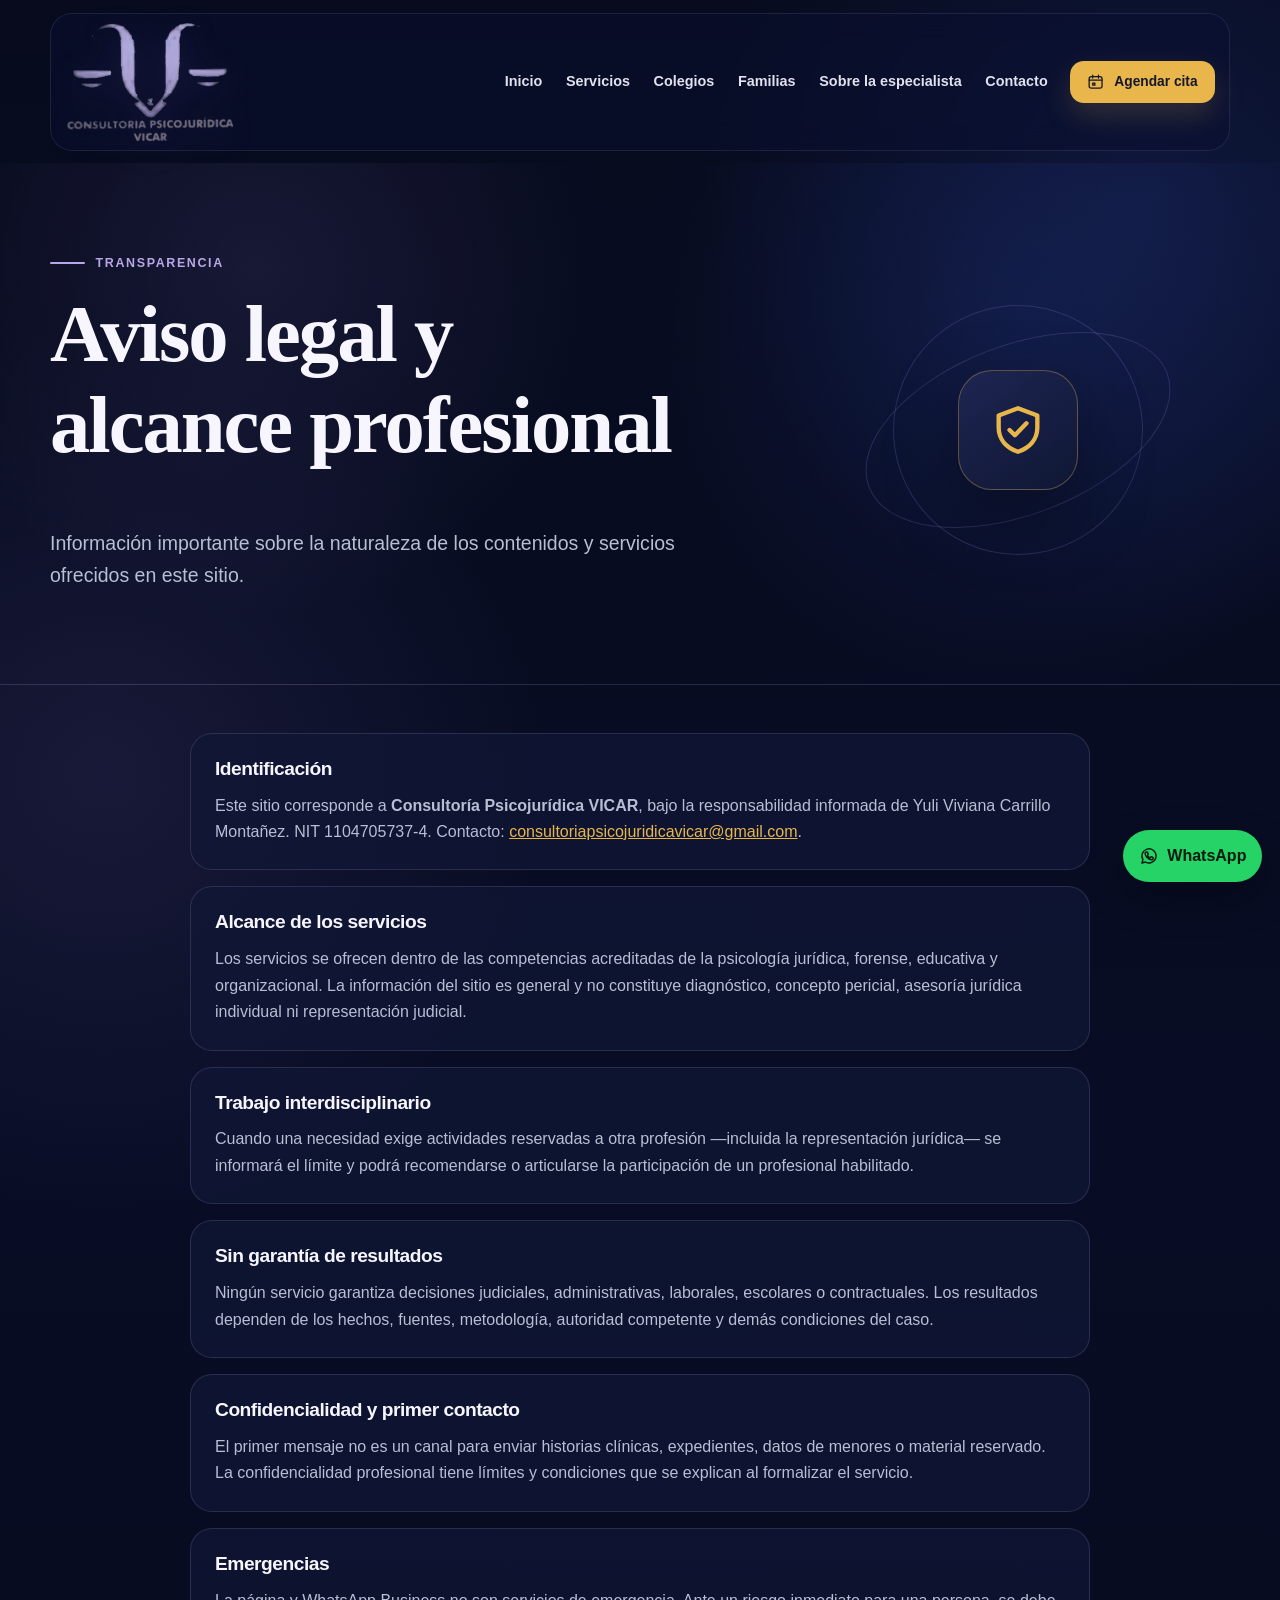
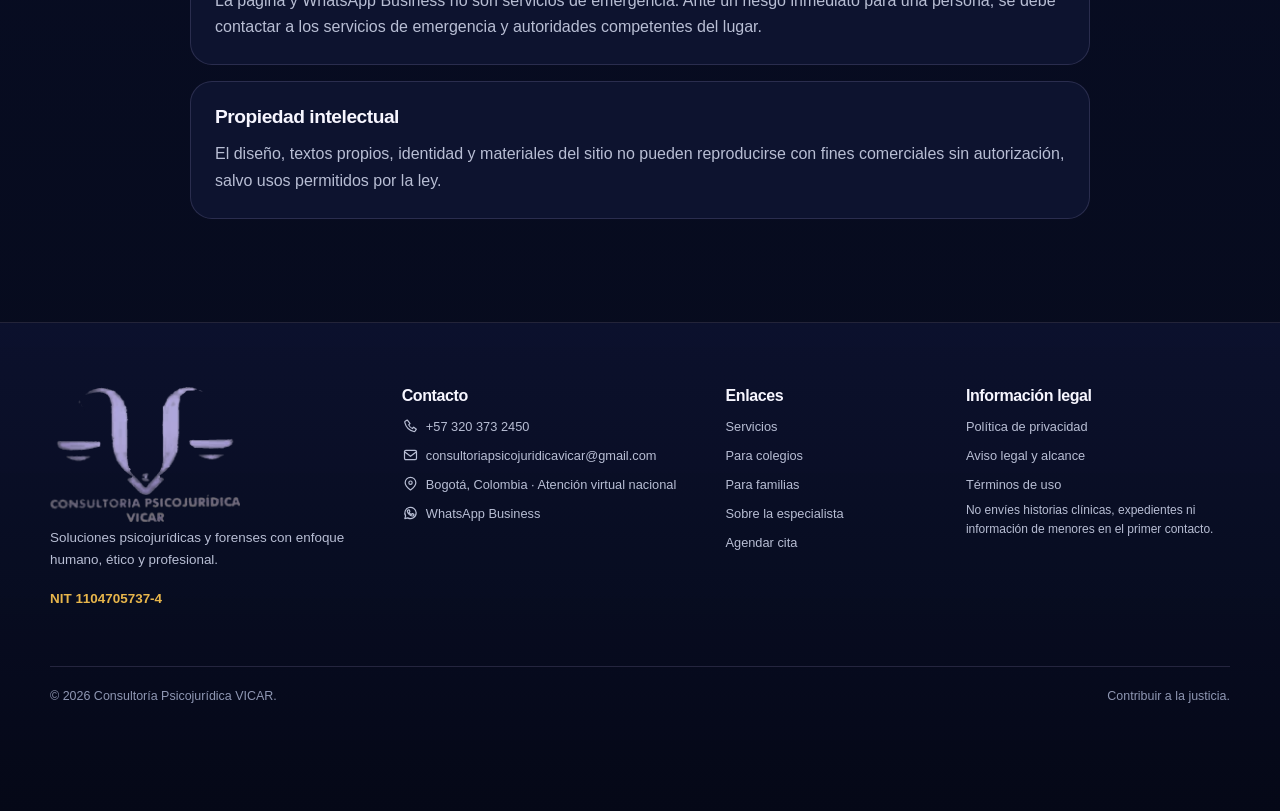
<file: aviso-legal.html>
<!doctype html><html lang="es-CO"><head><meta charset="utf-8">
<meta name="viewport" content="width=device-width, initial-scale=1, viewport-fit=cover">
<meta http-equiv="Cache-Control" content="no-cache, no-store, must-revalidate">
<meta http-equiv="Pragma" content="no-cache">
<meta http-equiv="Expires" content="0">
<title>Aviso legal y alcance profesional | VICAR</title>
<meta name="description" content="Alcance profesional, límites, confidencialidad y condiciones generales del sitio web de VICAR.">
<meta name="robots" content="index,follow,max-image-preview:large">
<meta name="theme-color" content="#080d25">
<link rel="canonical" href="https://vicarpsicojuridica.com/aviso-legal.html">
<link rel="icon" href="favicon.ico" sizes="any">
<link rel="icon" href="./assets/img/favicon-512.png" type="image/png">
<link rel="apple-touch-icon" href="./assets/img/favicon-512.png">
<link rel="manifest" href="site.webmanifest">
<script>document.documentElement.classList.add('js')</script>
<style id="vicar-critical-css">
:root{color-scheme:dark;--vicar-bg:#070b1d;--vicar-text:#f7f6ff;--vicar-gold:#e8b64b}
*{box-sizing:border-box}html{background:var(--vicar-bg)}body{margin:0;background:var(--vicar-bg);color:var(--vicar-text);font-family:Arial,"Segoe UI",sans-serif}img{max-width:100%;height:auto}svg{width:1.25em;height:1.25em;fill:none;stroke:currentColor;stroke-width:1.8;stroke-linecap:round;stroke-linejoin:round}.css-diagnostic{position:fixed;z-index:99999;left:1rem;right:1rem;bottom:1rem;max-width:900px;margin:auto;padding:1rem 1.15rem;border:2px solid var(--vicar-gold);border-radius:14px;color:#16172b;background:#f3cb70;box-shadow:0 15px 40px rgba(0,0,0,.4);font-weight:700}.css-diagnostic code{font-family:Consolas,monospace}
</style>
<link rel="stylesheet" href="./assets/css/vicar-v5-2.css?v=20260807-52">
<meta property="og:type" content="website">
<meta property="og:locale" content="es_CO">
<meta property="og:site_name" content="Consultoría Psicojurídica VICAR">
<meta property="og:title" content="Aviso legal y alcance profesional | VICAR">
<meta property="og:description" content="Alcance profesional, límites, confidencialidad y condiciones generales del sitio web de VICAR.">
<meta property="og:url" content="https://vicarpsicojuridica.com/aviso-legal.html">
<meta property="og:image" content="https://vicarpsicojuridica.com/assets/img/og-vicar.jpg">
<meta name="twitter:card" content="summary_large_image">
<meta name="twitter:title" content="Aviso legal y alcance profesional | VICAR">
<meta name="twitter:description" content="Alcance profesional, límites, confidencialidad y condiciones generales del sitio web de VICAR.">
<meta name="twitter:image" content="https://vicarpsicojuridica.com/assets/img/og-vicar.jpg"></head><body><div class="css-diagnostic" role="alert">No se cargó la hoja visual completa. Verifica que exista <code>assets/css/vicar-v5-2.css</code> y abre esta versión desde el archivo <strong>INICIAR_PREVIA_WINDOWS.bat</strong>.</div><a class="skip-link" href="#contenido">Saltar al contenido principal</a>
<header class="site-header" data-header>
  <div class="container nav-shell">
    <a class="brand" href="index.html" aria-label="Ir al inicio de Consultoría Psicojurídica VICAR">
      <img src="./assets/img/logo-vicar-original.png" alt="Logo original de Consultoría Psicojurídica VICAR">
    </a>
    <button class="nav-toggle" type="button" aria-expanded="false" aria-controls="main-nav" data-nav-toggle><span class="sr-only">Abrir menú</span><svg viewBox="0 0 24 24" aria-hidden="true"><path d="M4 7h16M4 12h16M4 17h16"/></svg></button>
    <nav class="main-nav" id="main-nav" data-nav data-open="false" aria-label="Navegación principal">
      <a href="index.html">Inicio</a><a href="servicios.html">Servicios</a><a href="colegios.html">Colegios</a><a href="familias.html">Familias</a><a href="perfil.html">Sobre la especialista</a><a href="contacto.html">Contacto</a>
      <a class="btn btn-gold btn-small nav-cta" href="agendar.html"><svg viewBox="0 0 24 24" aria-hidden="true"><rect x="3" y="5" width="18" height="16" rx="3"/><path d="M8 3v4M16 3v4M3 10h18M8 14h3v3H8z"/></svg> Agendar cita</a>
    </nav>
  </div>
</header><main id="contenido"><section class="inner-hero"><div class="container inner-hero-grid"><div><p class="eyebrow">Transparencia</p><h1>Aviso legal y alcance profesional</h1><p class="lead">Información importante sobre la naturaleza de los contenidos y servicios ofrecidos en este sitio.</p></div><div class="inner-hero-mark"><span><svg viewBox="0 0 24 24" aria-hidden="true"><path d="M12 3 20 6v5c0 5-3.3 8.4-8 10-4.7-1.6-8-5-8-10V6l8-3Z"/><path d="m8.5 12 2.2 2.2 4.8-5"/></svg></span><div class="orbit o1"></div><div class="orbit o2"></div></div></div></section>
<section class="section legal-section"><div class="container legal-content single">
<article class="legal-card"><h2>Identificación</h2><p>Este sitio corresponde a <strong>Consultoría Psicojurídica VICAR</strong>, bajo la responsabilidad informada de Yuli Viviana Carrillo Montañez. NIT 1104705737-4. Contacto: <a href="mailto:consultoriapsicojuridicavicar@gmail.com">consultoriapsicojuridicavicar@gmail.com</a>.</p></article>
<article class="legal-card"><h2>Alcance de los servicios</h2><p>Los servicios se ofrecen dentro de las competencias acreditadas de la psicología jurídica, forense, educativa y organizacional. La información del sitio es general y no constituye diagnóstico, concepto pericial, asesoría jurídica individual ni representación judicial.</p></article>
<article class="legal-card"><h2>Trabajo interdisciplinario</h2><p>Cuando una necesidad exige actividades reservadas a otra profesión —incluida la representación jurídica— se informará el límite y podrá recomendarse o articularse la participación de un profesional habilitado.</p></article>
<article class="legal-card"><h2>Sin garantía de resultados</h2><p>Ningún servicio garantiza decisiones judiciales, administrativas, laborales, escolares o contractuales. Los resultados dependen de los hechos, fuentes, metodología, autoridad competente y demás condiciones del caso.</p></article>
<article class="legal-card"><h2>Confidencialidad y primer contacto</h2><p>El primer mensaje no es un canal para enviar historias clínicas, expedientes, datos de menores o material reservado. La confidencialidad profesional tiene límites y condiciones que se explican al formalizar el servicio.</p></article>
<article class="legal-card"><h2>Emergencias</h2><p>La página y WhatsApp Business no son servicios de emergencia. Ante un riesgo inmediato para una persona, se debe contactar a los servicios de emergencia y autoridades competentes del lugar.</p></article>
<article class="legal-card"><h2>Propiedad intelectual</h2><p>El diseño, textos propios, identidad y materiales del sitio no pueden reproducirse con fines comerciales sin autorización, salvo usos permitidos por la ley.</p></article>
</div></section></main><footer class="site-footer">
  <div class="container footer-grid">
    <div class="footer-brand">
      <img src="./assets/img/logo-vicar-original.png" alt="Consultoría Psicojurídica VICAR">
      <p>Soluciones psicojurídicas y forenses con enfoque humano, ético y profesional.</p>
      <p class="nit">NIT 1104705737-4</p>
    </div>
    <div><h2>Contacto</h2><ul class="footer-links contact-list"><li><a href="tel:+573203732450"><svg viewBox="0 0 24 24" aria-hidden="true"><path d="M7 3 4 5c-.5.4-.7 1.1-.5 1.8 1.7 6.5 7 11.8 13.5 13.5.7.2 1.4 0 1.8-.5l2-3-4-3-2 2c-2.5-1-4.5-3-5.5-5.5l2-2-3-4Z"/></svg> +57 320 373 2450</a></li><li><a href="mailto:consultoriapsicojuridicavicar@gmail.com"><svg viewBox="0 0 24 24" aria-hidden="true"><rect x="3" y="5" width="18" height="14" rx="2"/><path d="m3 7 9 7 9-7"/></svg> consultoriapsicojuridicavicar@gmail.com</a></li><li><span><svg viewBox="0 0 24 24" aria-hidden="true"><path d="M20 10c0 5-8 11-8 11S4 15 4 10a8 8 0 1 1 16 0Z"/><circle cx="12" cy="10" r="2.5"/></svg> Bogotá, Colombia · Atención virtual nacional</span></li><li><a href="https://wa.me/573203732450?text=Hola%2C%20vengo%20desde%20la%20p%C3%A1gina%20web%20de%20VICAR%20y%20quisiera%20informaci%C3%B3n%20sobre%20sus%20servicios." target="_blank" rel="noopener"><svg viewBox="0 0 24 24" aria-hidden="true"><path d="M20.5 11.8a8.5 8.5 0 0 1-12.6 7.5L3.5 20.5l1.2-4.2a8.5 8.5 0 1 1 15.8-4.5Z"/><path d="M8.3 7.7c.3-.5.6-.5.9-.5h.5c.2 0 .4.1.5.4l.8 1.8c.1.3.1.5-.1.7l-.6.8c-.2.2-.2.4 0 .7.5 1 1.4 1.8 2.4 2.4.3.2.5.2.7 0l.8-.9c.2-.2.4-.3.7-.2l1.8.8c.3.1.4.3.4.6v.6c-.1.4-.3.8-.7 1.1-.5.4-1.2.6-1.9.5-1.6-.3-3.2-1.2-4.6-2.5-1.3-1.3-2.3-2.9-2.6-4.5-.1-.7.1-1.3.5-1.8Z"/></svg> WhatsApp Business</a></li></ul></div>
    <div><h2>Enlaces</h2><ul class="footer-links"><li><a href="servicios.html">Servicios</a></li><li><a href="colegios.html">Para colegios</a></li><li><a href="familias.html">Para familias</a></li><li><a href="perfil.html">Sobre la especialista</a></li><li><a href="agendar.html">Agendar cita</a></li></ul></div>
    <div><h2>Información legal</h2><ul class="footer-links"><li><a href="politica-de-privacidad.html">Política de privacidad</a></li><li><a href="aviso-legal.html">Aviso legal y alcance</a></li><li><a href="terminos.html">Términos de uso</a></li></ul><p class="legal-note">No envíes historias clínicas, expedientes ni información de menores en el primer contacto.</p></div>
  </div>
  <div class="container footer-bottom"><span>© <span data-year></span> Consultoría Psicojurídica VICAR.</span><span>Contribuir a la justicia.</span></div>
</footer>
<a class="floating-whatsapp" href="https://wa.me/573203732450?text=Hola%2C%20vengo%20desde%20la%20p%C3%A1gina%20web%20de%20VICAR%20y%20quisiera%20informaci%C3%B3n%20sobre%20sus%20servicios." target="_blank" rel="noopener" aria-label="Escribir por WhatsApp"><svg viewBox="0 0 24 24" aria-hidden="true"><path d="M20.5 11.8a8.5 8.5 0 0 1-12.6 7.5L3.5 20.5l1.2-4.2a8.5 8.5 0 1 1 15.8-4.5Z"/><path d="M8.3 7.7c.3-.5.6-.5.9-.5h.5c.2 0 .4.1.5.4l.8 1.8c.1.3.1.5-.1.7l-.6.8c-.2.2-.2.4 0 .7.5 1 1.4 1.8 2.4 2.4.3.2.5.2.7 0l.8-.9c.2-.2.4-.3.7-.2l1.8.8c.3.1.4.3.4.6v.6c-.1.4-.3.8-.7 1.1-.5.4-1.2.6-1.9.5-1.6-.3-3.2-1.2-4.6-2.5-1.3-1.3-2.3-2.9-2.6-4.5-.1-.7.1-1.3.5-1.8Z"/></svg><span>WhatsApp</span></a>
<div class="mobile-action-bar" aria-label="Acciones rápidas"><a href="agendar.html"><svg viewBox="0 0 24 24" aria-hidden="true"><rect x="3" y="5" width="18" height="16" rx="3"/><path d="M8 3v4M16 3v4M3 10h18M8 14h3v3H8z"/></svg><span>Agendar</span></a><a href="https://wa.me/573203732450?text=Hola%2C%20vengo%20desde%20la%20p%C3%A1gina%20web%20de%20VICAR%20y%20quisiera%20informaci%C3%B3n%20sobre%20sus%20servicios." target="_blank" rel="noopener"><svg viewBox="0 0 24 24" aria-hidden="true"><path d="M20.5 11.8a8.5 8.5 0 0 1-12.6 7.5L3.5 20.5l1.2-4.2a8.5 8.5 0 1 1 15.8-4.5Z"/><path d="M8.3 7.7c.3-.5.6-.5.9-.5h.5c.2 0 .4.1.5.4l.8 1.8c.1.3.1.5-.1.7l-.6.8c-.2.2-.2.4 0 .7.5 1 1.4 1.8 2.4 2.4.3.2.5.2.7 0l.8-.9c.2-.2.4-.3.7-.2l1.8.8c.3.1.4.3.4.6v.6c-.1.4-.3.8-.7 1.1-.5.4-1.2.6-1.9.5-1.6-.3-3.2-1.2-4.6-2.5-1.3-1.3-2.3-2.9-2.6-4.5-.1-.7.1-1.3.5-1.8Z"/></svg><span>WhatsApp</span></a></div>
<script src="./assets/js/vicar-v5-2.js?v=20260807-52" defer></script></body></html>
</file>
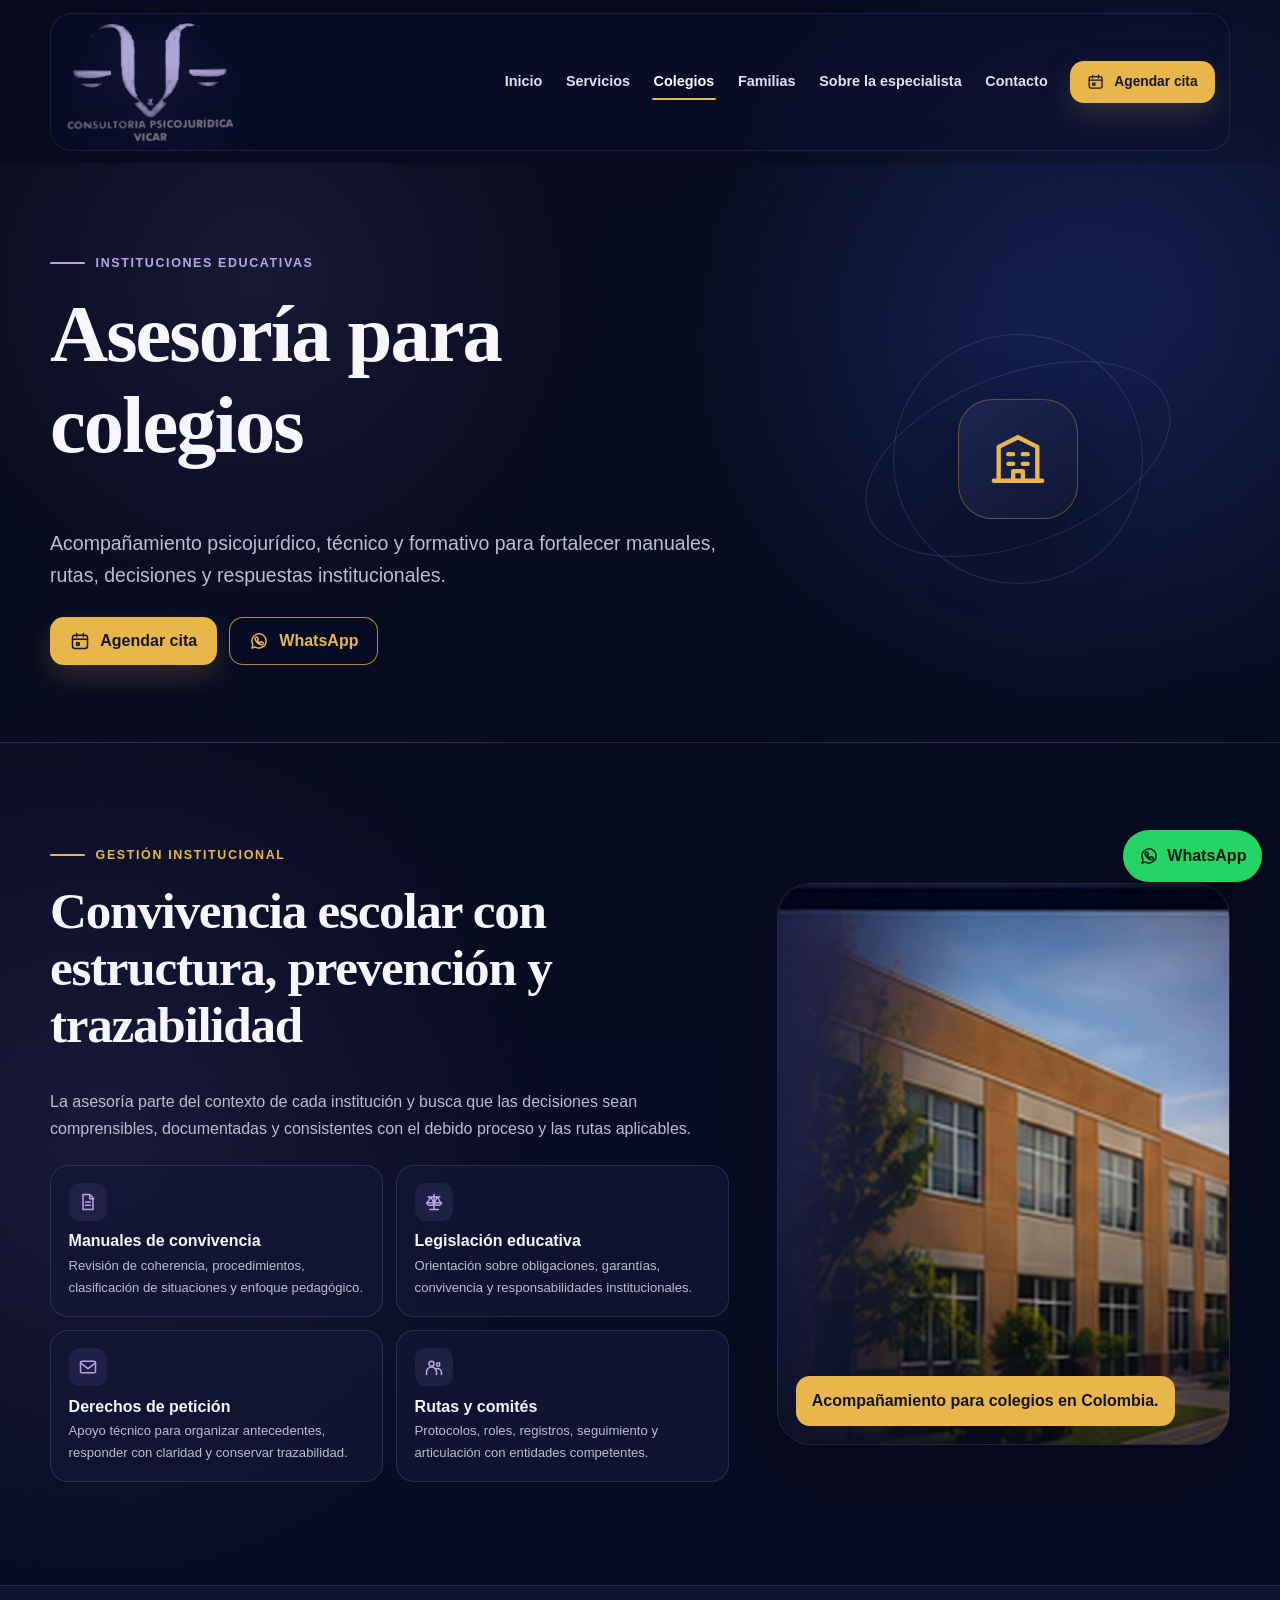
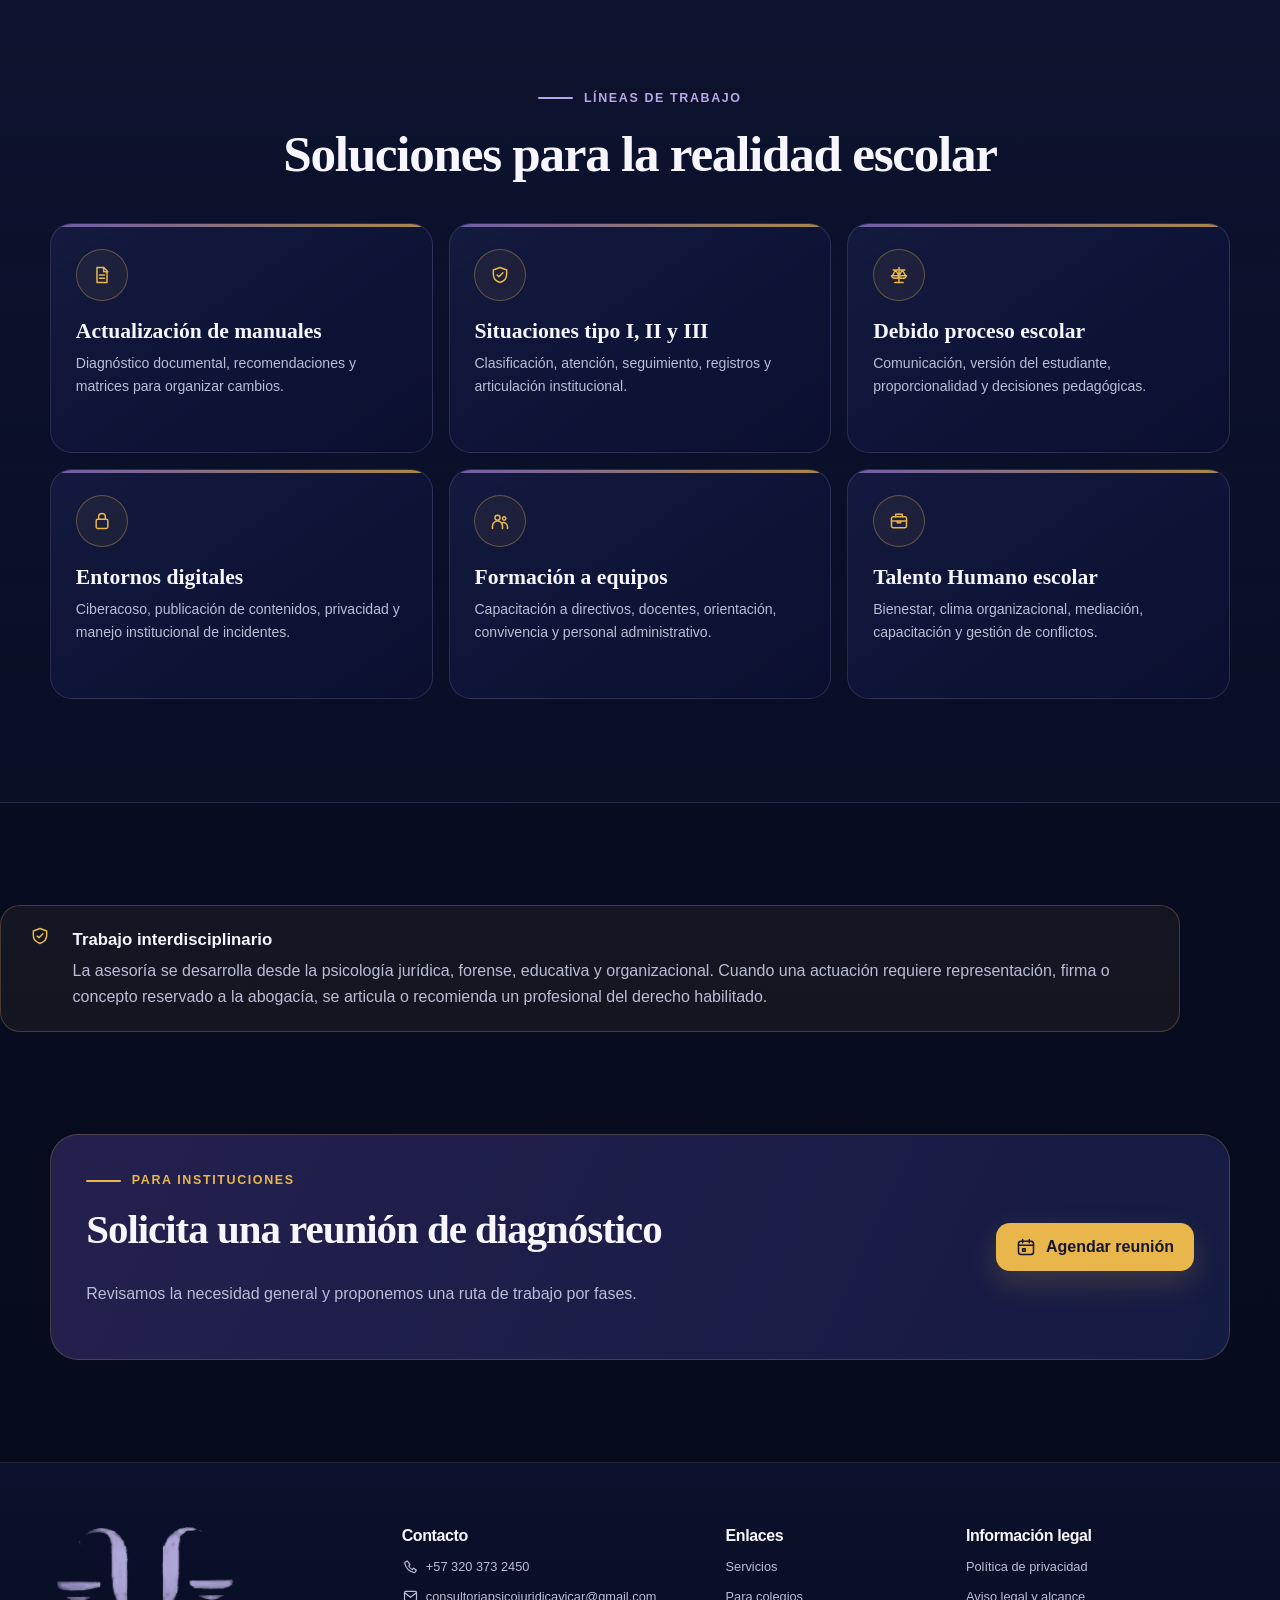
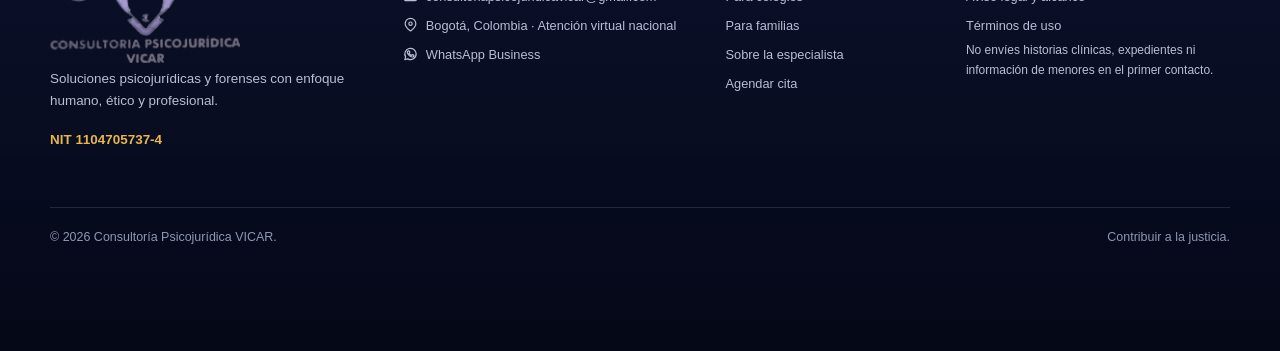
<file: colegios.html>
<!doctype html><html lang="es-CO"><head><meta charset="utf-8">
<meta name="viewport" content="width=device-width, initial-scale=1, viewport-fit=cover">
<meta http-equiv="Cache-Control" content="no-cache, no-store, must-revalidate">
<meta http-equiv="Pragma" content="no-cache">
<meta http-equiv="Expires" content="0">
<title>Asesoría psicojurídica para colegios | VICAR</title>
<meta name="description" content="Asesoría para colegios en manuales de convivencia, legislación educativa, derechos de petición, rutas y situaciones tipo I, II y III.">
<meta name="robots" content="index,follow,max-image-preview:large">
<meta name="theme-color" content="#080d25">
<link rel="canonical" href="https://vicarpsicojuridica.com/colegios.html">
<link rel="icon" href="favicon.ico" sizes="any">
<link rel="icon" href="./assets/img/favicon-512.png" type="image/png">
<link rel="apple-touch-icon" href="./assets/img/favicon-512.png">
<link rel="manifest" href="site.webmanifest">
<script>document.documentElement.classList.add('js')</script>
<style id="vicar-critical-css">
:root{color-scheme:dark;--vicar-bg:#070b1d;--vicar-text:#f7f6ff;--vicar-gold:#e8b64b}
*{box-sizing:border-box}html{background:var(--vicar-bg)}body{margin:0;background:var(--vicar-bg);color:var(--vicar-text);font-family:Arial,"Segoe UI",sans-serif}img{max-width:100%;height:auto}svg{width:1.25em;height:1.25em;fill:none;stroke:currentColor;stroke-width:1.8;stroke-linecap:round;stroke-linejoin:round}.css-diagnostic{position:fixed;z-index:99999;left:1rem;right:1rem;bottom:1rem;max-width:900px;margin:auto;padding:1rem 1.15rem;border:2px solid var(--vicar-gold);border-radius:14px;color:#16172b;background:#f3cb70;box-shadow:0 15px 40px rgba(0,0,0,.4);font-weight:700}.css-diagnostic code{font-family:Consolas,monospace}
</style>
<link rel="stylesheet" href="./assets/css/vicar-v5-2.css?v=20260807-52">
<meta property="og:type" content="website">
<meta property="og:locale" content="es_CO">
<meta property="og:site_name" content="Consultoría Psicojurídica VICAR">
<meta property="og:title" content="Asesoría psicojurídica para colegios | VICAR">
<meta property="og:description" content="Asesoría para colegios en manuales de convivencia, legislación educativa, derechos de petición, rutas y situaciones tipo I, II y III.">
<meta property="og:url" content="https://vicarpsicojuridica.com/colegios.html">
<meta property="og:image" content="https://vicarpsicojuridica.com/assets/img/og-vicar.jpg">
<meta name="twitter:card" content="summary_large_image">
<meta name="twitter:title" content="Asesoría psicojurídica para colegios | VICAR">
<meta name="twitter:description" content="Asesoría para colegios en manuales de convivencia, legislación educativa, derechos de petición, rutas y situaciones tipo I, II y III.">
<meta name="twitter:image" content="https://vicarpsicojuridica.com/assets/img/og-vicar.jpg"></head><body><div class="css-diagnostic" role="alert">No se cargó la hoja visual completa. Verifica que exista <code>assets/css/vicar-v5-2.css</code> y abre esta versión desde el archivo <strong>INICIAR_PREVIA_WINDOWS.bat</strong>.</div><a class="skip-link" href="#contenido">Saltar al contenido principal</a>
<header class="site-header" data-header>
  <div class="container nav-shell">
    <a class="brand" href="index.html" aria-label="Ir al inicio de Consultoría Psicojurídica VICAR">
      <img src="./assets/img/logo-vicar-original.png" alt="Logo original de Consultoría Psicojurídica VICAR">
    </a>
    <button class="nav-toggle" type="button" aria-expanded="false" aria-controls="main-nav" data-nav-toggle><span class="sr-only">Abrir menú</span><svg viewBox="0 0 24 24" aria-hidden="true"><path d="M4 7h16M4 12h16M4 17h16"/></svg></button>
    <nav class="main-nav" id="main-nav" data-nav data-open="false" aria-label="Navegación principal">
      <a href="index.html">Inicio</a><a href="servicios.html">Servicios</a><a href="colegios.html" aria-current="page">Colegios</a><a href="familias.html">Familias</a><a href="perfil.html">Sobre la especialista</a><a href="contacto.html">Contacto</a>
      <a class="btn btn-gold btn-small nav-cta" href="agendar.html"><svg viewBox="0 0 24 24" aria-hidden="true"><rect x="3" y="5" width="18" height="16" rx="3"/><path d="M8 3v4M16 3v4M3 10h18M8 14h3v3H8z"/></svg> Agendar cita</a>
    </nav>
  </div>
</header><main id="contenido"><section class="inner-hero"><div class="container inner-hero-grid"><div><p class="eyebrow">Instituciones educativas</p><h1>Asesoría para colegios</h1><p class="lead">Acompañamiento psicojurídico, técnico y formativo para fortalecer manuales, rutas, decisiones y respuestas institucionales.</p><div class="page-actions"><a class="btn btn-gold" href="agendar.html"><svg viewBox="0 0 24 24" aria-hidden="true"><rect x="3" y="5" width="18" height="16" rx="3"/><path d="M8 3v4M16 3v4M3 10h18M8 14h3v3H8z"/></svg> Agendar cita</a><a class="btn btn-outline-gold" href="https://wa.me/573203732450?text=Hola%2C%20vengo%20desde%20la%20p%C3%A1gina%20web%20de%20VICAR%20y%20quisiera%20recibir%20orientaci%C3%B3n%20sobre%20sus%20servicios." target="_blank" rel="noopener"><svg viewBox="0 0 24 24" aria-hidden="true"><path d="M20.5 11.8a8.5 8.5 0 0 1-12.6 7.5L3.5 20.5l1.2-4.2a8.5 8.5 0 1 1 15.8-4.5Z"/><path d="M8.3 7.7c.3-.5.6-.5.9-.5h.5c.2 0 .4.1.5.4l.8 1.8c.1.3.1.5-.1.7l-.6.8c-.2.2-.2.4 0 .7.5 1 1.4 1.8 2.4 2.4.3.2.5.2.7 0l.8-.9c.2-.2.4-.3.7-.2l1.8.8c.3.1.4.3.4.6v.6c-.1.4-.3.8-.7 1.1-.5.4-1.2.6-1.9.5-1.6-.3-3.2-1.2-4.6-2.5-1.3-1.3-2.3-2.9-2.6-4.5-.1-.7.1-1.3.5-1.8Z"/></svg> WhatsApp</a></div></div><div class="inner-hero-mark"><span><svg viewBox="0 0 24 24" aria-hidden="true"><path d="M4 21V7l8-4 8 4v14M2 21h20M8 10h2M14 10h2M8 14h2M14 14h2M10 21v-4h4v4"/></svg></span><div class="orbit o1"></div><div class="orbit o2"></div></div></div></section>
<section class="section"><div class="container split-feature reverse"><div class="feature-copy"><p class="eyebrow gold">Gestión institucional</p><h2>Convivencia escolar con estructura, prevención y trazabilidad</h2><p>La asesoría parte del contexto de cada institución y busca que las decisiones sean comprensibles, documentadas y consistentes con el debido proceso y las rutas aplicables.</p><div class="topic-grid"><article><span><svg viewBox="0 0 24 24" aria-hidden="true"><path d="M6 3h8l4 4v14H6z"/><path d="M14 3v5h5M9 12h6M9 16h6"/></svg></span><h3>Manuales de convivencia</h3><p>Revisión de coherencia, procedimientos, clasificación de situaciones y enfoque pedagógico.</p></article><article><span><svg viewBox="0 0 24 24" aria-hidden="true"><path d="M12 3v18M5 6h14M8 6 4 13h8L8 6Zm8 0-4 7h8l-4-7Z"/><path d="M3 13c.5 2 2 3 5 3s4.5-1 5-3M11 13c.5 2 2 3 5 3s4.5-1 5-3M7 21h10"/></svg></span><h3>Legislación educativa</h3><p>Orientación sobre obligaciones, garantías, convivencia y responsabilidades institucionales.</p></article><article><span><svg viewBox="0 0 24 24" aria-hidden="true"><rect x="3" y="5" width="18" height="14" rx="2"/><path d="m3 7 9 7 9-7"/></svg></span><h3>Derechos de petición</h3><p>Apoyo técnico para organizar antecedentes, responder con claridad y conservar trazabilidad.</p></article><article><span><svg viewBox="0 0 24 24" aria-hidden="true"><circle cx="9" cy="8" r="3"/><circle cx="17" cy="9" r="2"/><path d="M3 21v-3a6 6 0 0 1 12 0v3M15 14a5 5 0 0 1 6 4.8V21"/></svg></span><h3>Rutas y comités</h3><p>Protocolos, roles, registros, seguimiento y articulación con entidades competentes.</p></article></div></div><div class="feature-image"><img src="./assets/img/colegio.webp" alt="Institución educativa"><div class="image-caption">Acompañamiento para colegios en Colombia.</div></div></div></section>
<section class="section alt-section"><div class="container"><div class="section-heading center"><p class="eyebrow">Líneas de trabajo</p><h2>Soluciones para la realidad escolar</h2></div><div class="service-grid school-grid"><article class="service-card"><span><svg viewBox="0 0 24 24" aria-hidden="true"><path d="M6 3h8l4 4v14H6z"/><path d="M14 3v5h5M9 12h6M9 16h6"/></svg></span><h3>Actualización de manuales</h3><p>Diagnóstico documental, recomendaciones y matrices para organizar cambios.</p></article><article class="service-card"><span><svg viewBox="0 0 24 24" aria-hidden="true"><path d="M12 3 20 6v5c0 5-3.3 8.4-8 10-4.7-1.6-8-5-8-10V6l8-3Z"/><path d="m8.5 12 2.2 2.2 4.8-5"/></svg></span><h3>Situaciones tipo I, II y III</h3><p>Clasificación, atención, seguimiento, registros y articulación institucional.</p></article><article class="service-card"><span><svg viewBox="0 0 24 24" aria-hidden="true"><path d="M12 3v18M5 6h14M8 6 4 13h8L8 6Zm8 0-4 7h8l-4-7Z"/><path d="M3 13c.5 2 2 3 5 3s4.5-1 5-3M11 13c.5 2 2 3 5 3s4.5-1 5-3M7 21h10"/></svg></span><h3>Debido proceso escolar</h3><p>Comunicación, versión del estudiante, proporcionalidad y decisiones pedagógicas.</p></article><article class="service-card"><span><svg viewBox="0 0 24 24" aria-hidden="true"><rect x="5" y="10" width="14" height="11" rx="2"/><path d="M8 10V7a4 4 0 0 1 8 0v3"/></svg></span><h3>Entornos digitales</h3><p>Ciberacoso, publicación de contenidos, privacidad y manejo institucional de incidentes.</p></article><article class="service-card"><span><svg viewBox="0 0 24 24" aria-hidden="true"><circle cx="9" cy="8" r="3"/><circle cx="17" cy="9" r="2"/><path d="M3 21v-3a6 6 0 0 1 12 0v3M15 14a5 5 0 0 1 6 4.8V21"/></svg></span><h3>Formación a equipos</h3><p>Capacitación a directivos, docentes, orientación, convivencia y personal administrativo.</p></article><article class="service-card"><span><svg viewBox="0 0 24 24" aria-hidden="true"><rect x="3" y="7" width="18" height="13" rx="2"/><path d="M8 7V4h8v3M3 12h18M10 12v2h4v-2"/></svg></span><h3>Talento Humano escolar</h3><p>Bienestar, clima organizacional, mediación, capacitación y gestión de conflictos.</p></article></div></div></section>
<section class="section"><div class="container scope-banner large"><svg viewBox="0 0 24 24" aria-hidden="true"><path d="M12 3 20 6v5c0 5-3.3 8.4-8 10-4.7-1.6-8-5-8-10V6l8-3Z"/><path d="m8.5 12 2.2 2.2 4.8-5"/></svg><div><strong>Trabajo interdisciplinario</strong><p>La asesoría se desarrolla desde la psicología jurídica, forense, educativa y organizacional. Cuando una actuación requiere representación, firma o concepto reservado a la abogacía, se articula o recomienda un profesional del derecho habilitado.</p></div></div></section>
<section class="section compact-cta"><div class="container"><div class="cta-band"><div><p class="eyebrow gold">Para instituciones</p><h2>Solicita una reunión de diagnóstico</h2><p>Revisamos la necesidad general y proponemos una ruta de trabajo por fases.</p></div><a class="btn btn-gold" href="agendar.html"><svg viewBox="0 0 24 24" aria-hidden="true"><rect x="3" y="5" width="18" height="16" rx="3"/><path d="M8 3v4M16 3v4M3 10h18M8 14h3v3H8z"/></svg> Agendar reunión</a></div></div></section>
</main><footer class="site-footer">
  <div class="container footer-grid">
    <div class="footer-brand">
      <img src="./assets/img/logo-vicar-original.png" alt="Consultoría Psicojurídica VICAR">
      <p>Soluciones psicojurídicas y forenses con enfoque humano, ético y profesional.</p>
      <p class="nit">NIT 1104705737-4</p>
    </div>
    <div><h2>Contacto</h2><ul class="footer-links contact-list"><li><a href="tel:+573203732450"><svg viewBox="0 0 24 24" aria-hidden="true"><path d="M7 3 4 5c-.5.4-.7 1.1-.5 1.8 1.7 6.5 7 11.8 13.5 13.5.7.2 1.4 0 1.8-.5l2-3-4-3-2 2c-2.5-1-4.5-3-5.5-5.5l2-2-3-4Z"/></svg> +57 320 373 2450</a></li><li><a href="mailto:consultoriapsicojuridicavicar@gmail.com"><svg viewBox="0 0 24 24" aria-hidden="true"><rect x="3" y="5" width="18" height="14" rx="2"/><path d="m3 7 9 7 9-7"/></svg> consultoriapsicojuridicavicar@gmail.com</a></li><li><span><svg viewBox="0 0 24 24" aria-hidden="true"><path d="M20 10c0 5-8 11-8 11S4 15 4 10a8 8 0 1 1 16 0Z"/><circle cx="12" cy="10" r="2.5"/></svg> Bogotá, Colombia · Atención virtual nacional</span></li><li><a href="https://wa.me/573203732450?text=Hola%2C%20vengo%20desde%20la%20p%C3%A1gina%20web%20de%20VICAR%20y%20quisiera%20informaci%C3%B3n%20sobre%20sus%20servicios." target="_blank" rel="noopener"><svg viewBox="0 0 24 24" aria-hidden="true"><path d="M20.5 11.8a8.5 8.5 0 0 1-12.6 7.5L3.5 20.5l1.2-4.2a8.5 8.5 0 1 1 15.8-4.5Z"/><path d="M8.3 7.7c.3-.5.6-.5.9-.5h.5c.2 0 .4.1.5.4l.8 1.8c.1.3.1.5-.1.7l-.6.8c-.2.2-.2.4 0 .7.5 1 1.4 1.8 2.4 2.4.3.2.5.2.7 0l.8-.9c.2-.2.4-.3.7-.2l1.8.8c.3.1.4.3.4.6v.6c-.1.4-.3.8-.7 1.1-.5.4-1.2.6-1.9.5-1.6-.3-3.2-1.2-4.6-2.5-1.3-1.3-2.3-2.9-2.6-4.5-.1-.7.1-1.3.5-1.8Z"/></svg> WhatsApp Business</a></li></ul></div>
    <div><h2>Enlaces</h2><ul class="footer-links"><li><a href="servicios.html">Servicios</a></li><li><a href="colegios.html">Para colegios</a></li><li><a href="familias.html">Para familias</a></li><li><a href="perfil.html">Sobre la especialista</a></li><li><a href="agendar.html">Agendar cita</a></li></ul></div>
    <div><h2>Información legal</h2><ul class="footer-links"><li><a href="politica-de-privacidad.html">Política de privacidad</a></li><li><a href="aviso-legal.html">Aviso legal y alcance</a></li><li><a href="terminos.html">Términos de uso</a></li></ul><p class="legal-note">No envíes historias clínicas, expedientes ni información de menores en el primer contacto.</p></div>
  </div>
  <div class="container footer-bottom"><span>© <span data-year></span> Consultoría Psicojurídica VICAR.</span><span>Contribuir a la justicia.</span></div>
</footer>
<a class="floating-whatsapp" href="https://wa.me/573203732450?text=Hola%2C%20vengo%20desde%20la%20p%C3%A1gina%20web%20de%20VICAR%20y%20quisiera%20informaci%C3%B3n%20sobre%20sus%20servicios." target="_blank" rel="noopener" aria-label="Escribir por WhatsApp"><svg viewBox="0 0 24 24" aria-hidden="true"><path d="M20.5 11.8a8.5 8.5 0 0 1-12.6 7.5L3.5 20.5l1.2-4.2a8.5 8.5 0 1 1 15.8-4.5Z"/><path d="M8.3 7.7c.3-.5.6-.5.9-.5h.5c.2 0 .4.1.5.4l.8 1.8c.1.3.1.5-.1.7l-.6.8c-.2.2-.2.4 0 .7.5 1 1.4 1.8 2.4 2.4.3.2.5.2.7 0l.8-.9c.2-.2.4-.3.7-.2l1.8.8c.3.1.4.3.4.6v.6c-.1.4-.3.8-.7 1.1-.5.4-1.2.6-1.9.5-1.6-.3-3.2-1.2-4.6-2.5-1.3-1.3-2.3-2.9-2.6-4.5-.1-.7.1-1.3.5-1.8Z"/></svg><span>WhatsApp</span></a>
<div class="mobile-action-bar" aria-label="Acciones rápidas"><a href="agendar.html"><svg viewBox="0 0 24 24" aria-hidden="true"><rect x="3" y="5" width="18" height="16" rx="3"/><path d="M8 3v4M16 3v4M3 10h18M8 14h3v3H8z"/></svg><span>Agendar</span></a><a href="https://wa.me/573203732450?text=Hola%2C%20vengo%20desde%20la%20p%C3%A1gina%20web%20de%20VICAR%20y%20quisiera%20informaci%C3%B3n%20sobre%20sus%20servicios." target="_blank" rel="noopener"><svg viewBox="0 0 24 24" aria-hidden="true"><path d="M20.5 11.8a8.5 8.5 0 0 1-12.6 7.5L3.5 20.5l1.2-4.2a8.5 8.5 0 1 1 15.8-4.5Z"/><path d="M8.3 7.7c.3-.5.6-.5.9-.5h.5c.2 0 .4.1.5.4l.8 1.8c.1.3.1.5-.1.7l-.6.8c-.2.2-.2.4 0 .7.5 1 1.4 1.8 2.4 2.4.3.2.5.2.7 0l.8-.9c.2-.2.4-.3.7-.2l1.8.8c.3.1.4.3.4.6v.6c-.1.4-.3.8-.7 1.1-.5.4-1.2.6-1.9.5-1.6-.3-3.2-1.2-4.6-2.5-1.3-1.3-2.3-2.9-2.6-4.5-.1-.7.1-1.3.5-1.8Z"/></svg><span>WhatsApp</span></a></div>
<script src="./assets/js/vicar-v5-2.js?v=20260807-52" defer></script></body></html>
</file>
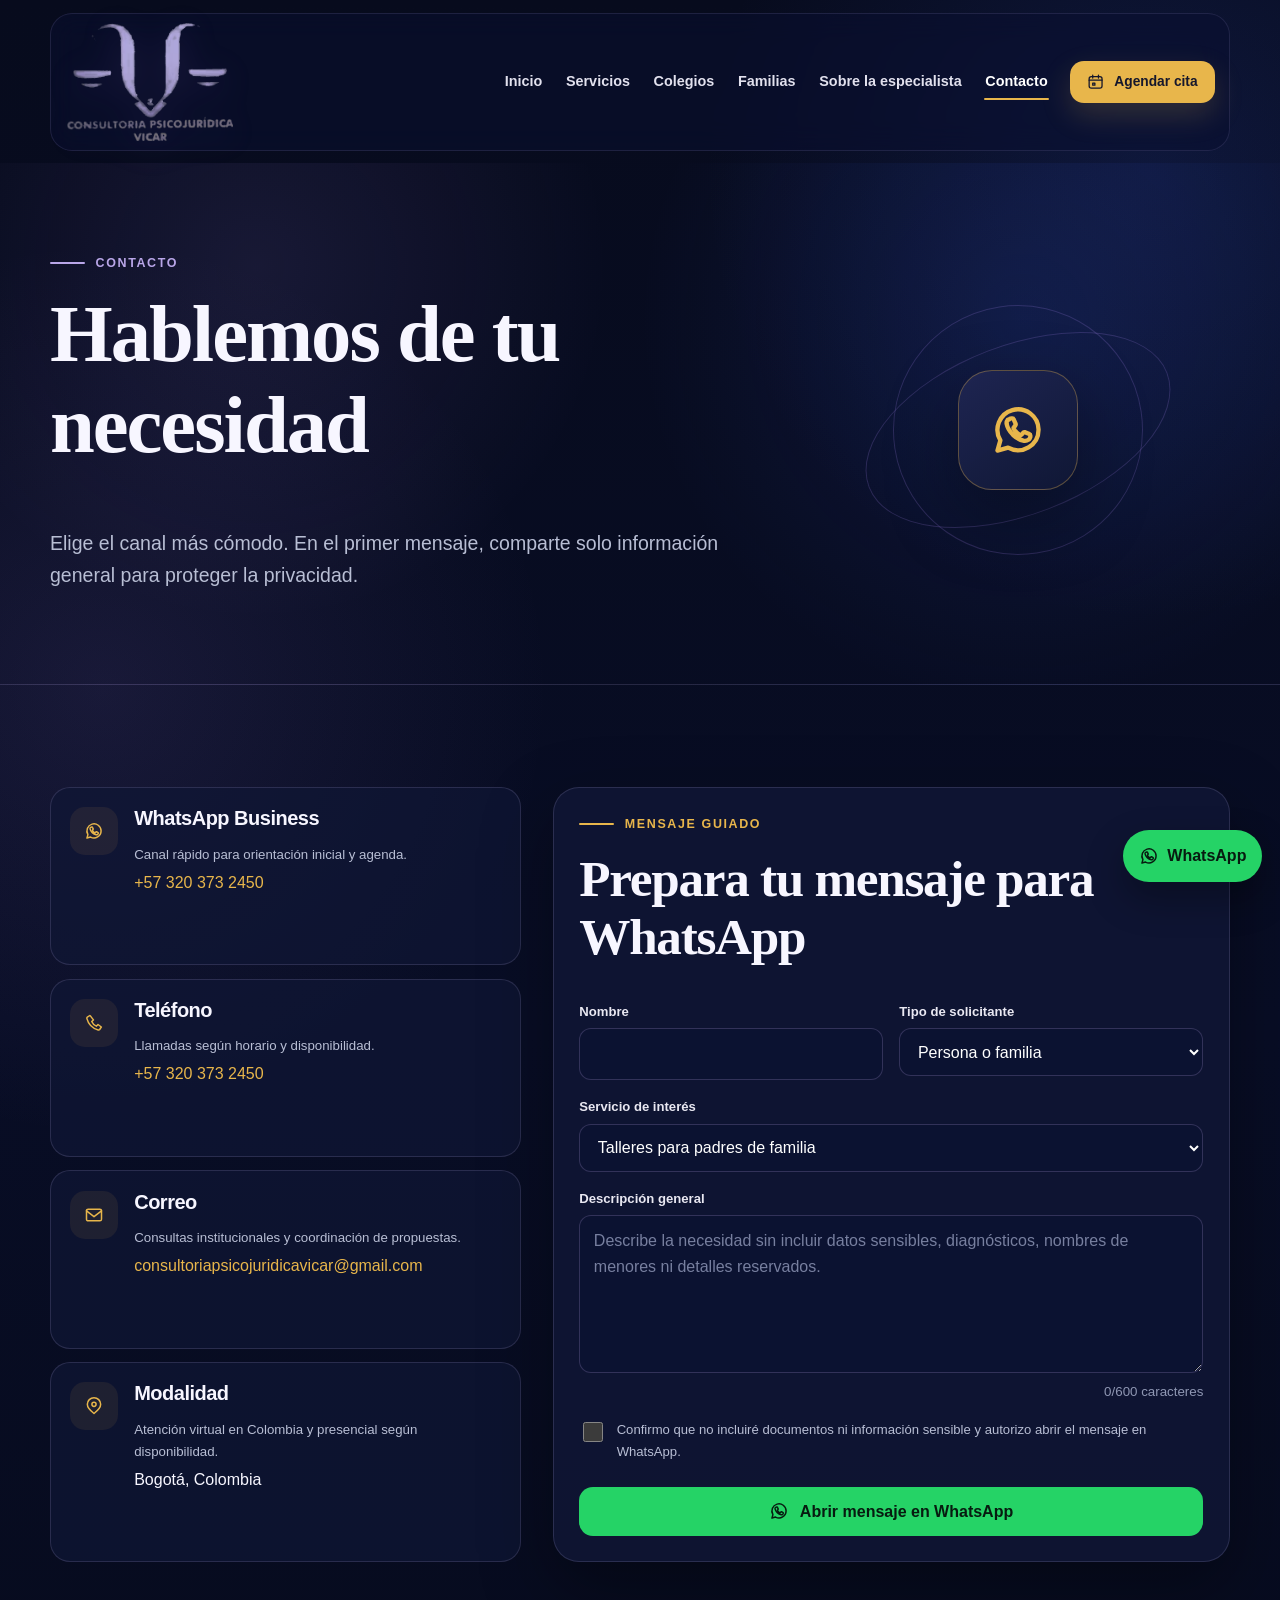
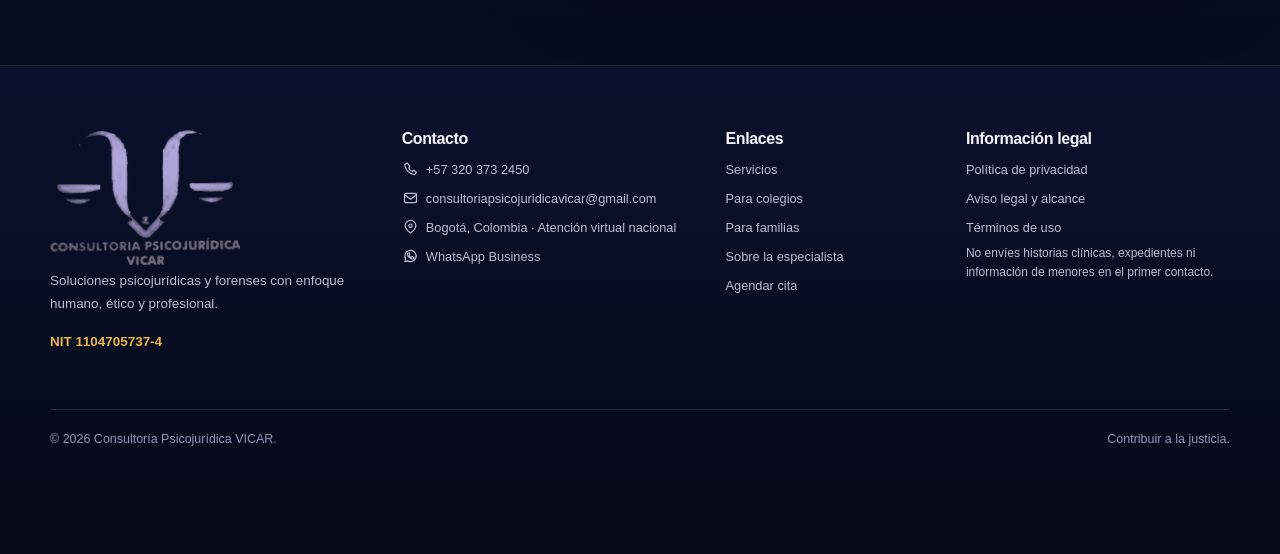
<file: contacto.html>
<!doctype html><html lang="es-CO"><head><meta charset="utf-8">
<meta name="viewport" content="width=device-width, initial-scale=1, viewport-fit=cover">
<meta http-equiv="Cache-Control" content="no-cache, no-store, must-revalidate">
<meta http-equiv="Pragma" content="no-cache">
<meta http-equiv="Expires" content="0">
<title>Contacto | Consultoría Psicojurídica VICAR</title>
<meta name="description" content="Contacta a VICAR por WhatsApp Business, teléfono o correo para orientación, agenda y propuestas institucionales.">
<meta name="robots" content="index,follow,max-image-preview:large">
<meta name="theme-color" content="#080d25">
<link rel="canonical" href="https://vicarpsicojuridica.com/contacto.html">
<link rel="icon" href="favicon.ico" sizes="any">
<link rel="icon" href="./assets/img/favicon-512.png" type="image/png">
<link rel="apple-touch-icon" href="./assets/img/favicon-512.png">
<link rel="manifest" href="site.webmanifest">
<script>document.documentElement.classList.add('js')</script>
<style id="vicar-critical-css">
:root{color-scheme:dark;--vicar-bg:#070b1d;--vicar-text:#f7f6ff;--vicar-gold:#e8b64b}
*{box-sizing:border-box}html{background:var(--vicar-bg)}body{margin:0;background:var(--vicar-bg);color:var(--vicar-text);font-family:Arial,"Segoe UI",sans-serif}img{max-width:100%;height:auto}svg{width:1.25em;height:1.25em;fill:none;stroke:currentColor;stroke-width:1.8;stroke-linecap:round;stroke-linejoin:round}.css-diagnostic{position:fixed;z-index:99999;left:1rem;right:1rem;bottom:1rem;max-width:900px;margin:auto;padding:1rem 1.15rem;border:2px solid var(--vicar-gold);border-radius:14px;color:#16172b;background:#f3cb70;box-shadow:0 15px 40px rgba(0,0,0,.4);font-weight:700}.css-diagnostic code{font-family:Consolas,monospace}
</style>
<link rel="stylesheet" href="./assets/css/vicar-v5-2.css?v=20260807-52">
<meta property="og:type" content="website">
<meta property="og:locale" content="es_CO">
<meta property="og:site_name" content="Consultoría Psicojurídica VICAR">
<meta property="og:title" content="Contacto | Consultoría Psicojurídica VICAR">
<meta property="og:description" content="Contacta a VICAR por WhatsApp Business, teléfono o correo para orientación, agenda y propuestas institucionales.">
<meta property="og:url" content="https://vicarpsicojuridica.com/contacto.html">
<meta property="og:image" content="https://vicarpsicojuridica.com/assets/img/og-vicar.jpg">
<meta name="twitter:card" content="summary_large_image">
<meta name="twitter:title" content="Contacto | Consultoría Psicojurídica VICAR">
<meta name="twitter:description" content="Contacta a VICAR por WhatsApp Business, teléfono o correo para orientación, agenda y propuestas institucionales.">
<meta name="twitter:image" content="https://vicarpsicojuridica.com/assets/img/og-vicar.jpg"></head><body><div class="css-diagnostic" role="alert">No se cargó la hoja visual completa. Verifica que exista <code>assets/css/vicar-v5-2.css</code> y abre esta versión desde el archivo <strong>INICIAR_PREVIA_WINDOWS.bat</strong>.</div><a class="skip-link" href="#contenido">Saltar al contenido principal</a>
<header class="site-header" data-header>
  <div class="container nav-shell">
    <a class="brand" href="index.html" aria-label="Ir al inicio de Consultoría Psicojurídica VICAR">
      <img src="./assets/img/logo-vicar-original.png" alt="Logo original de Consultoría Psicojurídica VICAR">
    </a>
    <button class="nav-toggle" type="button" aria-expanded="false" aria-controls="main-nav" data-nav-toggle><span class="sr-only">Abrir menú</span><svg viewBox="0 0 24 24" aria-hidden="true"><path d="M4 7h16M4 12h16M4 17h16"/></svg></button>
    <nav class="main-nav" id="main-nav" data-nav data-open="false" aria-label="Navegación principal">
      <a href="index.html">Inicio</a><a href="servicios.html">Servicios</a><a href="colegios.html">Colegios</a><a href="familias.html">Familias</a><a href="perfil.html">Sobre la especialista</a><a href="contacto.html" aria-current="page">Contacto</a>
      <a class="btn btn-gold btn-small nav-cta" href="agendar.html"><svg viewBox="0 0 24 24" aria-hidden="true"><rect x="3" y="5" width="18" height="16" rx="3"/><path d="M8 3v4M16 3v4M3 10h18M8 14h3v3H8z"/></svg> Agendar cita</a>
    </nav>
  </div>
</header><main id="contenido"><section class="inner-hero"><div class="container inner-hero-grid"><div><p class="eyebrow">Contacto</p><h1>Hablemos de tu necesidad</h1><p class="lead">Elige el canal más cómodo. En el primer mensaje, comparte solo información general para proteger la privacidad.</p></div><div class="inner-hero-mark"><span><svg viewBox="0 0 24 24" aria-hidden="true"><path d="M20.5 11.8a8.5 8.5 0 0 1-12.6 7.5L3.5 20.5l1.2-4.2a8.5 8.5 0 1 1 15.8-4.5Z"/><path d="M8.3 7.7c.3-.5.6-.5.9-.5h.5c.2 0 .4.1.5.4l.8 1.8c.1.3.1.5-.1.7l-.6.8c-.2.2-.2.4 0 .7.5 1 1.4 1.8 2.4 2.4.3.2.5.2.7 0l.8-.9c.2-.2.4-.3.7-.2l1.8.8c.3.1.4.3.4.6v.6c-.1.4-.3.8-.7 1.1-.5.4-1.2.6-1.9.5-1.6-.3-3.2-1.2-4.6-2.5-1.3-1.3-2.3-2.9-2.6-4.5-.1-.7.1-1.3.5-1.8Z"/></svg></span><div class="orbit o1"></div><div class="orbit o2"></div></div></div></section>
<section class="section"><div class="container contact-grid"><div class="contact-options"><article><span><svg viewBox="0 0 24 24" aria-hidden="true"><path d="M20.5 11.8a8.5 8.5 0 0 1-12.6 7.5L3.5 20.5l1.2-4.2a8.5 8.5 0 1 1 15.8-4.5Z"/><path d="M8.3 7.7c.3-.5.6-.5.9-.5h.5c.2 0 .4.1.5.4l.8 1.8c.1.3.1.5-.1.7l-.6.8c-.2.2-.2.4 0 .7.5 1 1.4 1.8 2.4 2.4.3.2.5.2.7 0l.8-.9c.2-.2.4-.3.7-.2l1.8.8c.3.1.4.3.4.6v.6c-.1.4-.3.8-.7 1.1-.5.4-1.2.6-1.9.5-1.6-.3-3.2-1.2-4.6-2.5-1.3-1.3-2.3-2.9-2.6-4.5-.1-.7.1-1.3.5-1.8Z"/></svg></span><div><h2>WhatsApp Business</h2><p>Canal rápido para orientación inicial y agenda.</p><a href="https://wa.me/573203732450?text=Hola%2C%20vengo%20desde%20la%20p%C3%A1gina%20web%20de%20VICAR%20y%20quisiera%20recibir%20orientaci%C3%B3n%20sobre%20sus%20servicios." target="_blank" rel="noopener">+57 320 373 2450</a></div></article><article><span><svg viewBox="0 0 24 24" aria-hidden="true"><path d="M7 3 4 5c-.5.4-.7 1.1-.5 1.8 1.7 6.5 7 11.8 13.5 13.5.7.2 1.4 0 1.8-.5l2-3-4-3-2 2c-2.5-1-4.5-3-5.5-5.5l2-2-3-4Z"/></svg></span><div><h2>Teléfono</h2><p>Llamadas según horario y disponibilidad.</p><a href="tel:+573203732450">+57 320 373 2450</a></div></article><article><span><svg viewBox="0 0 24 24" aria-hidden="true"><rect x="3" y="5" width="18" height="14" rx="2"/><path d="m3 7 9 7 9-7"/></svg></span><div><h2>Correo</h2><p>Consultas institucionales y coordinación de propuestas.</p><a href="mailto:consultoriapsicojuridicavicar@gmail.com">consultoriapsicojuridicavicar@gmail.com</a></div></article><article><span><svg viewBox="0 0 24 24" aria-hidden="true"><path d="M20 10c0 5-8 11-8 11S4 15 4 10a8 8 0 1 1 16 0Z"/><circle cx="12" cy="10" r="2.5"/></svg></span><div><h2>Modalidad</h2><p>Atención virtual en Colombia y presencial según disponibilidad.</p><span>Bogotá, Colombia</span></div></article></div><form class="contact-form" data-whatsapp-contact><p class="eyebrow gold">Mensaje guiado</p><h2>Prepara tu mensaje para WhatsApp</h2><div class="form-grid"><div><label for="contact-name">Nombre</label><input id="contact-name" name="nombre" autocomplete="name" required></div><div><label for="contact-type">Tipo de solicitante</label><select id="contact-type" name="tipo"><option>Persona o familia</option><option>Institución educativa</option><option>Organización</option><option>Profesional o equipo jurídico</option></select></div><div class="full"><label for="contact-service">Servicio de interés</label><select id="contact-service" name="servicio"><option>Talleres para padres de familia</option><option>Asesoría para colegios</option><option>Informe pericial psicológico</option><option>Acompañamiento en audiencia</option><option>Talento Humano y capacitación</option><option>Orientación inicial</option></select></div><div class="full"><label for="contact-message">Descripción general</label><textarea id="contact-message" name="mensaje" rows="5" maxlength="600" placeholder="Describe la necesidad sin incluir datos sensibles, diagnósticos, nombres de menores ni detalles reservados." required></textarea><small><span data-char-count>0</span>/600 caracteres</small></div><label class="consent full"><input type="checkbox" required><span>Confirmo que no incluiré documentos ni información sensible y autorizo abrir el mensaje en WhatsApp.</span></label></div><button class="btn btn-whatsapp full" type="submit"><svg viewBox="0 0 24 24" aria-hidden="true"><path d="M20.5 11.8a8.5 8.5 0 0 1-12.6 7.5L3.5 20.5l1.2-4.2a8.5 8.5 0 1 1 15.8-4.5Z"/><path d="M8.3 7.7c.3-.5.6-.5.9-.5h.5c.2 0 .4.1.5.4l.8 1.8c.1.3.1.5-.1.7l-.6.8c-.2.2-.2.4 0 .7.5 1 1.4 1.8 2.4 2.4.3.2.5.2.7 0l.8-.9c.2-.2.4-.3.7-.2l1.8.8c.3.1.4.3.4.6v.6c-.1.4-.3.8-.7 1.1-.5.4-1.2.6-1.9.5-1.6-.3-3.2-1.2-4.6-2.5-1.3-1.3-2.3-2.9-2.6-4.5-.1-.7.1-1.3.5-1.8Z"/></svg> Abrir mensaje en WhatsApp</button></form></div></section>
</main><footer class="site-footer">
  <div class="container footer-grid">
    <div class="footer-brand">
      <img src="./assets/img/logo-vicar-original.png" alt="Consultoría Psicojurídica VICAR">
      <p>Soluciones psicojurídicas y forenses con enfoque humano, ético y profesional.</p>
      <p class="nit">NIT 1104705737-4</p>
    </div>
    <div><h2>Contacto</h2><ul class="footer-links contact-list"><li><a href="tel:+573203732450"><svg viewBox="0 0 24 24" aria-hidden="true"><path d="M7 3 4 5c-.5.4-.7 1.1-.5 1.8 1.7 6.5 7 11.8 13.5 13.5.7.2 1.4 0 1.8-.5l2-3-4-3-2 2c-2.5-1-4.5-3-5.5-5.5l2-2-3-4Z"/></svg> +57 320 373 2450</a></li><li><a href="mailto:consultoriapsicojuridicavicar@gmail.com"><svg viewBox="0 0 24 24" aria-hidden="true"><rect x="3" y="5" width="18" height="14" rx="2"/><path d="m3 7 9 7 9-7"/></svg> consultoriapsicojuridicavicar@gmail.com</a></li><li><span><svg viewBox="0 0 24 24" aria-hidden="true"><path d="M20 10c0 5-8 11-8 11S4 15 4 10a8 8 0 1 1 16 0Z"/><circle cx="12" cy="10" r="2.5"/></svg> Bogotá, Colombia · Atención virtual nacional</span></li><li><a href="https://wa.me/573203732450?text=Hola%2C%20vengo%20desde%20la%20p%C3%A1gina%20web%20de%20VICAR%20y%20quisiera%20informaci%C3%B3n%20sobre%20sus%20servicios." target="_blank" rel="noopener"><svg viewBox="0 0 24 24" aria-hidden="true"><path d="M20.5 11.8a8.5 8.5 0 0 1-12.6 7.5L3.5 20.5l1.2-4.2a8.5 8.5 0 1 1 15.8-4.5Z"/><path d="M8.3 7.7c.3-.5.6-.5.9-.5h.5c.2 0 .4.1.5.4l.8 1.8c.1.3.1.5-.1.7l-.6.8c-.2.2-.2.4 0 .7.5 1 1.4 1.8 2.4 2.4.3.2.5.2.7 0l.8-.9c.2-.2.4-.3.7-.2l1.8.8c.3.1.4.3.4.6v.6c-.1.4-.3.8-.7 1.1-.5.4-1.2.6-1.9.5-1.6-.3-3.2-1.2-4.6-2.5-1.3-1.3-2.3-2.9-2.6-4.5-.1-.7.1-1.3.5-1.8Z"/></svg> WhatsApp Business</a></li></ul></div>
    <div><h2>Enlaces</h2><ul class="footer-links"><li><a href="servicios.html">Servicios</a></li><li><a href="colegios.html">Para colegios</a></li><li><a href="familias.html">Para familias</a></li><li><a href="perfil.html">Sobre la especialista</a></li><li><a href="agendar.html">Agendar cita</a></li></ul></div>
    <div><h2>Información legal</h2><ul class="footer-links"><li><a href="politica-de-privacidad.html">Política de privacidad</a></li><li><a href="aviso-legal.html">Aviso legal y alcance</a></li><li><a href="terminos.html">Términos de uso</a></li></ul><p class="legal-note">No envíes historias clínicas, expedientes ni información de menores en el primer contacto.</p></div>
  </div>
  <div class="container footer-bottom"><span>© <span data-year></span> Consultoría Psicojurídica VICAR.</span><span>Contribuir a la justicia.</span></div>
</footer>
<a class="floating-whatsapp" href="https://wa.me/573203732450?text=Hola%2C%20vengo%20desde%20la%20p%C3%A1gina%20web%20de%20VICAR%20y%20quisiera%20informaci%C3%B3n%20sobre%20sus%20servicios." target="_blank" rel="noopener" aria-label="Escribir por WhatsApp"><svg viewBox="0 0 24 24" aria-hidden="true"><path d="M20.5 11.8a8.5 8.5 0 0 1-12.6 7.5L3.5 20.5l1.2-4.2a8.5 8.5 0 1 1 15.8-4.5Z"/><path d="M8.3 7.7c.3-.5.6-.5.9-.5h.5c.2 0 .4.1.5.4l.8 1.8c.1.3.1.5-.1.7l-.6.8c-.2.2-.2.4 0 .7.5 1 1.4 1.8 2.4 2.4.3.2.5.2.7 0l.8-.9c.2-.2.4-.3.7-.2l1.8.8c.3.1.4.3.4.6v.6c-.1.4-.3.8-.7 1.1-.5.4-1.2.6-1.9.5-1.6-.3-3.2-1.2-4.6-2.5-1.3-1.3-2.3-2.9-2.6-4.5-.1-.7.1-1.3.5-1.8Z"/></svg><span>WhatsApp</span></a>
<div class="mobile-action-bar" aria-label="Acciones rápidas"><a href="agendar.html"><svg viewBox="0 0 24 24" aria-hidden="true"><rect x="3" y="5" width="18" height="16" rx="3"/><path d="M8 3v4M16 3v4M3 10h18M8 14h3v3H8z"/></svg><span>Agendar</span></a><a href="https://wa.me/573203732450?text=Hola%2C%20vengo%20desde%20la%20p%C3%A1gina%20web%20de%20VICAR%20y%20quisiera%20informaci%C3%B3n%20sobre%20sus%20servicios." target="_blank" rel="noopener"><svg viewBox="0 0 24 24" aria-hidden="true"><path d="M20.5 11.8a8.5 8.5 0 0 1-12.6 7.5L3.5 20.5l1.2-4.2a8.5 8.5 0 1 1 15.8-4.5Z"/><path d="M8.3 7.7c.3-.5.6-.5.9-.5h.5c.2 0 .4.1.5.4l.8 1.8c.1.3.1.5-.1.7l-.6.8c-.2.2-.2.4 0 .7.5 1 1.4 1.8 2.4 2.4.3.2.5.2.7 0l.8-.9c.2-.2.4-.3.7-.2l1.8.8c.3.1.4.3.4.6v.6c-.1.4-.3.8-.7 1.1-.5.4-1.2.6-1.9.5-1.6-.3-3.2-1.2-4.6-2.5-1.3-1.3-2.3-2.9-2.6-4.5-.1-.7.1-1.3.5-1.8Z"/></svg><span>WhatsApp</span></a></div>
<script src="./assets/js/vicar-v5-2.js?v=20260807-52" defer></script></body></html>
</file>
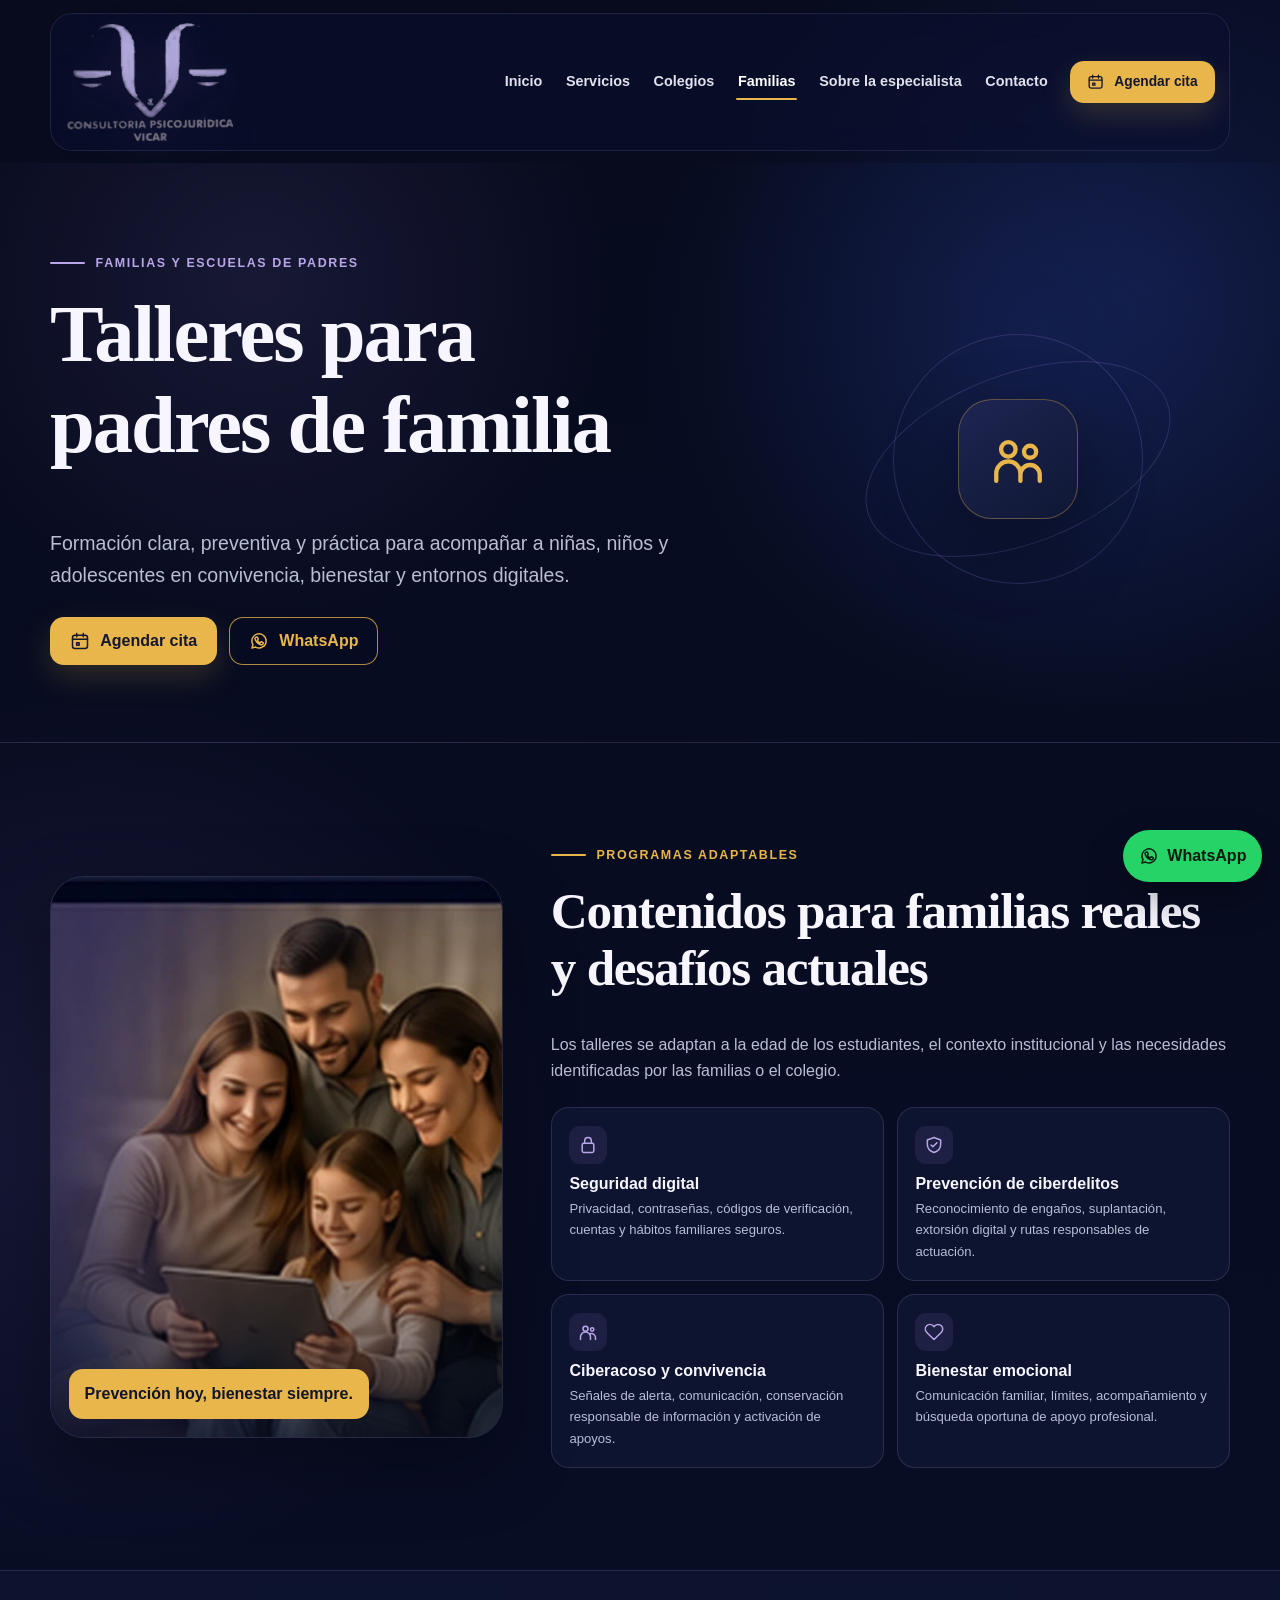
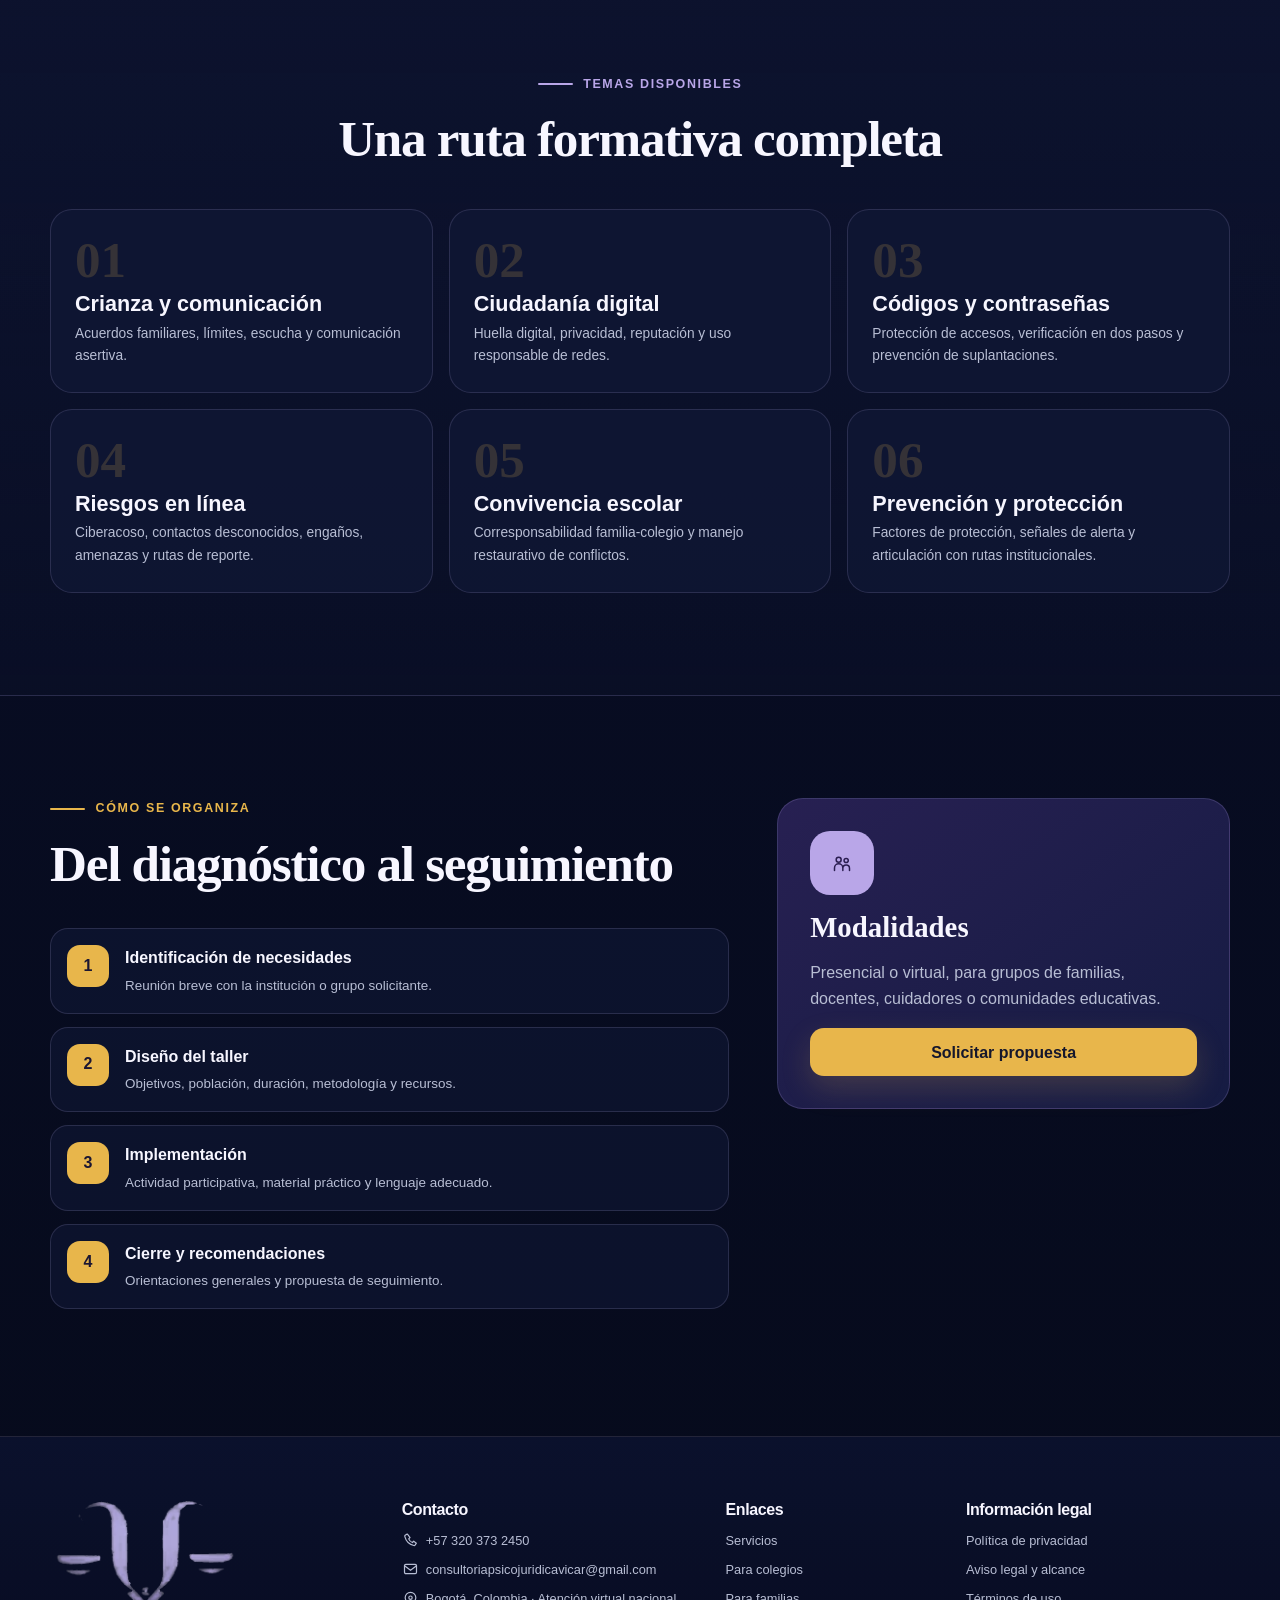
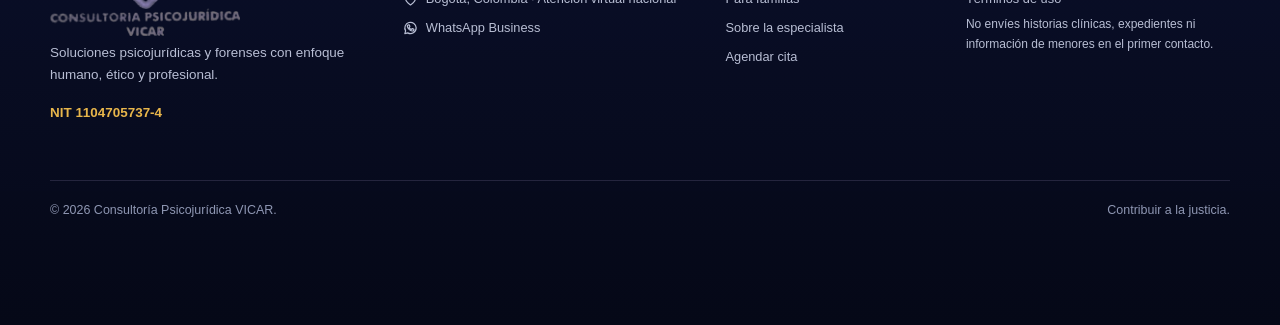
<file: familias.html>
<!doctype html><html lang="es-CO"><head><meta charset="utf-8">
<meta name="viewport" content="width=device-width, initial-scale=1, viewport-fit=cover">
<meta http-equiv="Cache-Control" content="no-cache, no-store, must-revalidate">
<meta http-equiv="Pragma" content="no-cache">
<meta http-equiv="Expires" content="0">
<title>Talleres para padres de familia | VICAR</title>
<meta name="description" content="Talleres para familias sobre seguridad digital, prevención de ciberdelitos, convivencia, bienestar y acompañamiento parental.">
<meta name="robots" content="index,follow,max-image-preview:large">
<meta name="theme-color" content="#080d25">
<link rel="canonical" href="https://vicarpsicojuridica.com/familias.html">
<link rel="icon" href="favicon.ico" sizes="any">
<link rel="icon" href="./assets/img/favicon-512.png" type="image/png">
<link rel="apple-touch-icon" href="./assets/img/favicon-512.png">
<link rel="manifest" href="site.webmanifest">
<script>document.documentElement.classList.add('js')</script>
<style id="vicar-critical-css">
:root{color-scheme:dark;--vicar-bg:#070b1d;--vicar-text:#f7f6ff;--vicar-gold:#e8b64b}
*{box-sizing:border-box}html{background:var(--vicar-bg)}body{margin:0;background:var(--vicar-bg);color:var(--vicar-text);font-family:Arial,"Segoe UI",sans-serif}img{max-width:100%;height:auto}svg{width:1.25em;height:1.25em;fill:none;stroke:currentColor;stroke-width:1.8;stroke-linecap:round;stroke-linejoin:round}.css-diagnostic{position:fixed;z-index:99999;left:1rem;right:1rem;bottom:1rem;max-width:900px;margin:auto;padding:1rem 1.15rem;border:2px solid var(--vicar-gold);border-radius:14px;color:#16172b;background:#f3cb70;box-shadow:0 15px 40px rgba(0,0,0,.4);font-weight:700}.css-diagnostic code{font-family:Consolas,monospace}
</style>
<link rel="stylesheet" href="./assets/css/vicar-v5-2.css?v=20260807-52">
<meta property="og:type" content="website">
<meta property="og:locale" content="es_CO">
<meta property="og:site_name" content="Consultoría Psicojurídica VICAR">
<meta property="og:title" content="Talleres para padres de familia | VICAR">
<meta property="og:description" content="Talleres para familias sobre seguridad digital, prevención de ciberdelitos, convivencia, bienestar y acompañamiento parental.">
<meta property="og:url" content="https://vicarpsicojuridica.com/familias.html">
<meta property="og:image" content="https://vicarpsicojuridica.com/assets/img/og-vicar.jpg">
<meta name="twitter:card" content="summary_large_image">
<meta name="twitter:title" content="Talleres para padres de familia | VICAR">
<meta name="twitter:description" content="Talleres para familias sobre seguridad digital, prevención de ciberdelitos, convivencia, bienestar y acompañamiento parental.">
<meta name="twitter:image" content="https://vicarpsicojuridica.com/assets/img/og-vicar.jpg"></head><body><div class="css-diagnostic" role="alert">No se cargó la hoja visual completa. Verifica que exista <code>assets/css/vicar-v5-2.css</code> y abre esta versión desde el archivo <strong>INICIAR_PREVIA_WINDOWS.bat</strong>.</div><a class="skip-link" href="#contenido">Saltar al contenido principal</a>
<header class="site-header" data-header>
  <div class="container nav-shell">
    <a class="brand" href="index.html" aria-label="Ir al inicio de Consultoría Psicojurídica VICAR">
      <img src="./assets/img/logo-vicar-original.png" alt="Logo original de Consultoría Psicojurídica VICAR">
    </a>
    <button class="nav-toggle" type="button" aria-expanded="false" aria-controls="main-nav" data-nav-toggle><span class="sr-only">Abrir menú</span><svg viewBox="0 0 24 24" aria-hidden="true"><path d="M4 7h16M4 12h16M4 17h16"/></svg></button>
    <nav class="main-nav" id="main-nav" data-nav data-open="false" aria-label="Navegación principal">
      <a href="index.html">Inicio</a><a href="servicios.html">Servicios</a><a href="colegios.html">Colegios</a><a href="familias.html" aria-current="page">Familias</a><a href="perfil.html">Sobre la especialista</a><a href="contacto.html">Contacto</a>
      <a class="btn btn-gold btn-small nav-cta" href="agendar.html"><svg viewBox="0 0 24 24" aria-hidden="true"><rect x="3" y="5" width="18" height="16" rx="3"/><path d="M8 3v4M16 3v4M3 10h18M8 14h3v3H8z"/></svg> Agendar cita</a>
    </nav>
  </div>
</header><main id="contenido"><section class="inner-hero"><div class="container inner-hero-grid"><div><p class="eyebrow">Familias y escuelas de padres</p><h1>Talleres para padres de familia</h1><p class="lead">Formación clara, preventiva y práctica para acompañar a niñas, niños y adolescentes en convivencia, bienestar y entornos digitales.</p><div class="page-actions"><a class="btn btn-gold" href="agendar.html"><svg viewBox="0 0 24 24" aria-hidden="true"><rect x="3" y="5" width="18" height="16" rx="3"/><path d="M8 3v4M16 3v4M3 10h18M8 14h3v3H8z"/></svg> Agendar cita</a><a class="btn btn-outline-gold" href="https://wa.me/573203732450?text=Hola%2C%20vengo%20desde%20la%20p%C3%A1gina%20web%20de%20VICAR%20y%20quisiera%20recibir%20orientaci%C3%B3n%20sobre%20sus%20servicios." target="_blank" rel="noopener"><svg viewBox="0 0 24 24" aria-hidden="true"><path d="M20.5 11.8a8.5 8.5 0 0 1-12.6 7.5L3.5 20.5l1.2-4.2a8.5 8.5 0 1 1 15.8-4.5Z"/><path d="M8.3 7.7c.3-.5.6-.5.9-.5h.5c.2 0 .4.1.5.4l.8 1.8c.1.3.1.5-.1.7l-.6.8c-.2.2-.2.4 0 .7.5 1 1.4 1.8 2.4 2.4.3.2.5.2.7 0l.8-.9c.2-.2.4-.3.7-.2l1.8.8c.3.1.4.3.4.6v.6c-.1.4-.3.8-.7 1.1-.5.4-1.2.6-1.9.5-1.6-.3-3.2-1.2-4.6-2.5-1.3-1.3-2.3-2.9-2.6-4.5-.1-.7.1-1.3.5-1.8Z"/></svg> WhatsApp</a></div></div><div class="inner-hero-mark"><span><svg viewBox="0 0 24 24" aria-hidden="true"><circle cx="8" cy="8" r="3"/><circle cx="17" cy="9" r="2.5"/><path d="M3 21v-3a5 5 0 0 1 10 0v3M13 21v-2.5a4 4 0 0 1 8 0V21"/></svg></span><div class="orbit o1"></div><div class="orbit o2"></div></div></div></section>
<section class="section"><div class="container split-feature"><div class="feature-image reveal"><img src="./assets/img/familias-digital.webp" alt="Familia compartiendo de forma segura alrededor de una tableta"><div class="image-caption">Prevención hoy, bienestar siempre.</div></div><div class="feature-copy reveal delay-1"><p class="eyebrow gold">Programas adaptables</p><h2>Contenidos para familias reales y desafíos actuales</h2><p>Los talleres se adaptan a la edad de los estudiantes, el contexto institucional y las necesidades identificadas por las familias o el colegio.</p><div class="topic-grid"><article><span><svg viewBox="0 0 24 24" aria-hidden="true"><rect x="5" y="10" width="14" height="11" rx="2"/><path d="M8 10V7a4 4 0 0 1 8 0v3"/></svg></span><h3>Seguridad digital</h3><p>Privacidad, contraseñas, códigos de verificación, cuentas y hábitos familiares seguros.</p></article><article><span><svg viewBox="0 0 24 24" aria-hidden="true"><path d="M12 3 20 6v5c0 5-3.3 8.4-8 10-4.7-1.6-8-5-8-10V6l8-3Z"/><path d="m8.5 12 2.2 2.2 4.8-5"/></svg></span><h3>Prevención de ciberdelitos</h3><p>Reconocimiento de engaños, suplantación, extorsión digital y rutas responsables de actuación.</p></article><article><span><svg viewBox="0 0 24 24" aria-hidden="true"><circle cx="9" cy="8" r="3"/><circle cx="17" cy="9" r="2"/><path d="M3 21v-3a6 6 0 0 1 12 0v3M15 14a5 5 0 0 1 6 4.8V21"/></svg></span><h3>Ciberacoso y convivencia</h3><p>Señales de alerta, comunicación, conservación responsable de información y activación de apoyos.</p></article><article><span><svg viewBox="0 0 24 24" aria-hidden="true"><path d="M20.8 4.6a5.5 5.5 0 0 0-7.8 0L12 5.6l-1-1a5.5 5.5 0 0 0-7.8 7.8l1 1L12 21l7.8-7.6 1-1a5.5 5.5 0 0 0 0-7.8Z"/></svg></span><h3>Bienestar emocional</h3><p>Comunicación familiar, límites, acompañamiento y búsqueda oportuna de apoyo profesional.</p></article></div></div></div></section>
<section class="section alt-section"><div class="container"><div class="section-heading center"><p class="eyebrow">Temas disponibles</p><h2>Una ruta formativa completa</h2></div><div class="module-grid"><article><b>01</b><h3>Crianza y comunicación</h3><p>Acuerdos familiares, límites, escucha y comunicación asertiva.</p></article><article><b>02</b><h3>Ciudadanía digital</h3><p>Huella digital, privacidad, reputación y uso responsable de redes.</p></article><article><b>03</b><h3>Códigos y contraseñas</h3><p>Protección de accesos, verificación en dos pasos y prevención de suplantaciones.</p></article><article><b>04</b><h3>Riesgos en línea</h3><p>Ciberacoso, contactos desconocidos, engaños, amenazas y rutas de reporte.</p></article><article><b>05</b><h3>Convivencia escolar</h3><p>Corresponsabilidad familia-colegio y manejo restaurativo de conflictos.</p></article><article><b>06</b><h3>Prevención y protección</h3><p>Factores de protección, señales de alerta y articulación con rutas institucionales.</p></article></div></div></section>
<section class="section"><div class="container process-grid"><div><p class="eyebrow gold">Cómo se organiza</p><h2>Del diagnóstico al seguimiento</h2><ol class="step-list"><li><span>1</span><div><strong>Identificación de necesidades</strong><p>Reunión breve con la institución o grupo solicitante.</p></div></li><li><span>2</span><div><strong>Diseño del taller</strong><p>Objetivos, población, duración, metodología y recursos.</p></div></li><li><span>3</span><div><strong>Implementación</strong><p>Actividad participativa, material práctico y lenguaje adecuado.</p></div></li><li><span>4</span><div><strong>Cierre y recomendaciones</strong><p>Orientaciones generales y propuesta de seguimiento.</p></div></li></ol></div><div class="quote-card"><span><svg viewBox="0 0 24 24" aria-hidden="true"><circle cx="8" cy="8" r="3"/><circle cx="17" cy="9" r="2.5"/><path d="M3 21v-3a5 5 0 0 1 10 0v3M13 21v-2.5a4 4 0 0 1 8 0V21"/></svg></span><h3>Modalidades</h3><p>Presencial o virtual, para grupos de familias, docentes, cuidadores o comunidades educativas.</p><a class="btn btn-gold full" href="agendar.html">Solicitar propuesta</a></div></div></section>
</main><footer class="site-footer">
  <div class="container footer-grid">
    <div class="footer-brand">
      <img src="./assets/img/logo-vicar-original.png" alt="Consultoría Psicojurídica VICAR">
      <p>Soluciones psicojurídicas y forenses con enfoque humano, ético y profesional.</p>
      <p class="nit">NIT 1104705737-4</p>
    </div>
    <div><h2>Contacto</h2><ul class="footer-links contact-list"><li><a href="tel:+573203732450"><svg viewBox="0 0 24 24" aria-hidden="true"><path d="M7 3 4 5c-.5.4-.7 1.1-.5 1.8 1.7 6.5 7 11.8 13.5 13.5.7.2 1.4 0 1.8-.5l2-3-4-3-2 2c-2.5-1-4.5-3-5.5-5.5l2-2-3-4Z"/></svg> +57 320 373 2450</a></li><li><a href="mailto:consultoriapsicojuridicavicar@gmail.com"><svg viewBox="0 0 24 24" aria-hidden="true"><rect x="3" y="5" width="18" height="14" rx="2"/><path d="m3 7 9 7 9-7"/></svg> consultoriapsicojuridicavicar@gmail.com</a></li><li><span><svg viewBox="0 0 24 24" aria-hidden="true"><path d="M20 10c0 5-8 11-8 11S4 15 4 10a8 8 0 1 1 16 0Z"/><circle cx="12" cy="10" r="2.5"/></svg> Bogotá, Colombia · Atención virtual nacional</span></li><li><a href="https://wa.me/573203732450?text=Hola%2C%20vengo%20desde%20la%20p%C3%A1gina%20web%20de%20VICAR%20y%20quisiera%20informaci%C3%B3n%20sobre%20sus%20servicios." target="_blank" rel="noopener"><svg viewBox="0 0 24 24" aria-hidden="true"><path d="M20.5 11.8a8.5 8.5 0 0 1-12.6 7.5L3.5 20.5l1.2-4.2a8.5 8.5 0 1 1 15.8-4.5Z"/><path d="M8.3 7.7c.3-.5.6-.5.9-.5h.5c.2 0 .4.1.5.4l.8 1.8c.1.3.1.5-.1.7l-.6.8c-.2.2-.2.4 0 .7.5 1 1.4 1.8 2.4 2.4.3.2.5.2.7 0l.8-.9c.2-.2.4-.3.7-.2l1.8.8c.3.1.4.3.4.6v.6c-.1.4-.3.8-.7 1.1-.5.4-1.2.6-1.9.5-1.6-.3-3.2-1.2-4.6-2.5-1.3-1.3-2.3-2.9-2.6-4.5-.1-.7.1-1.3.5-1.8Z"/></svg> WhatsApp Business</a></li></ul></div>
    <div><h2>Enlaces</h2><ul class="footer-links"><li><a href="servicios.html">Servicios</a></li><li><a href="colegios.html">Para colegios</a></li><li><a href="familias.html">Para familias</a></li><li><a href="perfil.html">Sobre la especialista</a></li><li><a href="agendar.html">Agendar cita</a></li></ul></div>
    <div><h2>Información legal</h2><ul class="footer-links"><li><a href="politica-de-privacidad.html">Política de privacidad</a></li><li><a href="aviso-legal.html">Aviso legal y alcance</a></li><li><a href="terminos.html">Términos de uso</a></li></ul><p class="legal-note">No envíes historias clínicas, expedientes ni información de menores en el primer contacto.</p></div>
  </div>
  <div class="container footer-bottom"><span>© <span data-year></span> Consultoría Psicojurídica VICAR.</span><span>Contribuir a la justicia.</span></div>
</footer>
<a class="floating-whatsapp" href="https://wa.me/573203732450?text=Hola%2C%20vengo%20desde%20la%20p%C3%A1gina%20web%20de%20VICAR%20y%20quisiera%20informaci%C3%B3n%20sobre%20sus%20servicios." target="_blank" rel="noopener" aria-label="Escribir por WhatsApp"><svg viewBox="0 0 24 24" aria-hidden="true"><path d="M20.5 11.8a8.5 8.5 0 0 1-12.6 7.5L3.5 20.5l1.2-4.2a8.5 8.5 0 1 1 15.8-4.5Z"/><path d="M8.3 7.7c.3-.5.6-.5.9-.5h.5c.2 0 .4.1.5.4l.8 1.8c.1.3.1.5-.1.7l-.6.8c-.2.2-.2.4 0 .7.5 1 1.4 1.8 2.4 2.4.3.2.5.2.7 0l.8-.9c.2-.2.4-.3.7-.2l1.8.8c.3.1.4.3.4.6v.6c-.1.4-.3.8-.7 1.1-.5.4-1.2.6-1.9.5-1.6-.3-3.2-1.2-4.6-2.5-1.3-1.3-2.3-2.9-2.6-4.5-.1-.7.1-1.3.5-1.8Z"/></svg><span>WhatsApp</span></a>
<div class="mobile-action-bar" aria-label="Acciones rápidas"><a href="agendar.html"><svg viewBox="0 0 24 24" aria-hidden="true"><rect x="3" y="5" width="18" height="16" rx="3"/><path d="M8 3v4M16 3v4M3 10h18M8 14h3v3H8z"/></svg><span>Agendar</span></a><a href="https://wa.me/573203732450?text=Hola%2C%20vengo%20desde%20la%20p%C3%A1gina%20web%20de%20VICAR%20y%20quisiera%20informaci%C3%B3n%20sobre%20sus%20servicios." target="_blank" rel="noopener"><svg viewBox="0 0 24 24" aria-hidden="true"><path d="M20.5 11.8a8.5 8.5 0 0 1-12.6 7.5L3.5 20.5l1.2-4.2a8.5 8.5 0 1 1 15.8-4.5Z"/><path d="M8.3 7.7c.3-.5.6-.5.9-.5h.5c.2 0 .4.1.5.4l.8 1.8c.1.3.1.5-.1.7l-.6.8c-.2.2-.2.4 0 .7.5 1 1.4 1.8 2.4 2.4.3.2.5.2.7 0l.8-.9c.2-.2.4-.3.7-.2l1.8.8c.3.1.4.3.4.6v.6c-.1.4-.3.8-.7 1.1-.5.4-1.2.6-1.9.5-1.6-.3-3.2-1.2-4.6-2.5-1.3-1.3-2.3-2.9-2.6-4.5-.1-.7.1-1.3.5-1.8Z"/></svg><span>WhatsApp</span></a></div>
<script src="./assets/js/vicar-v5-2.js?v=20260807-52" defer></script></body></html>
</file>
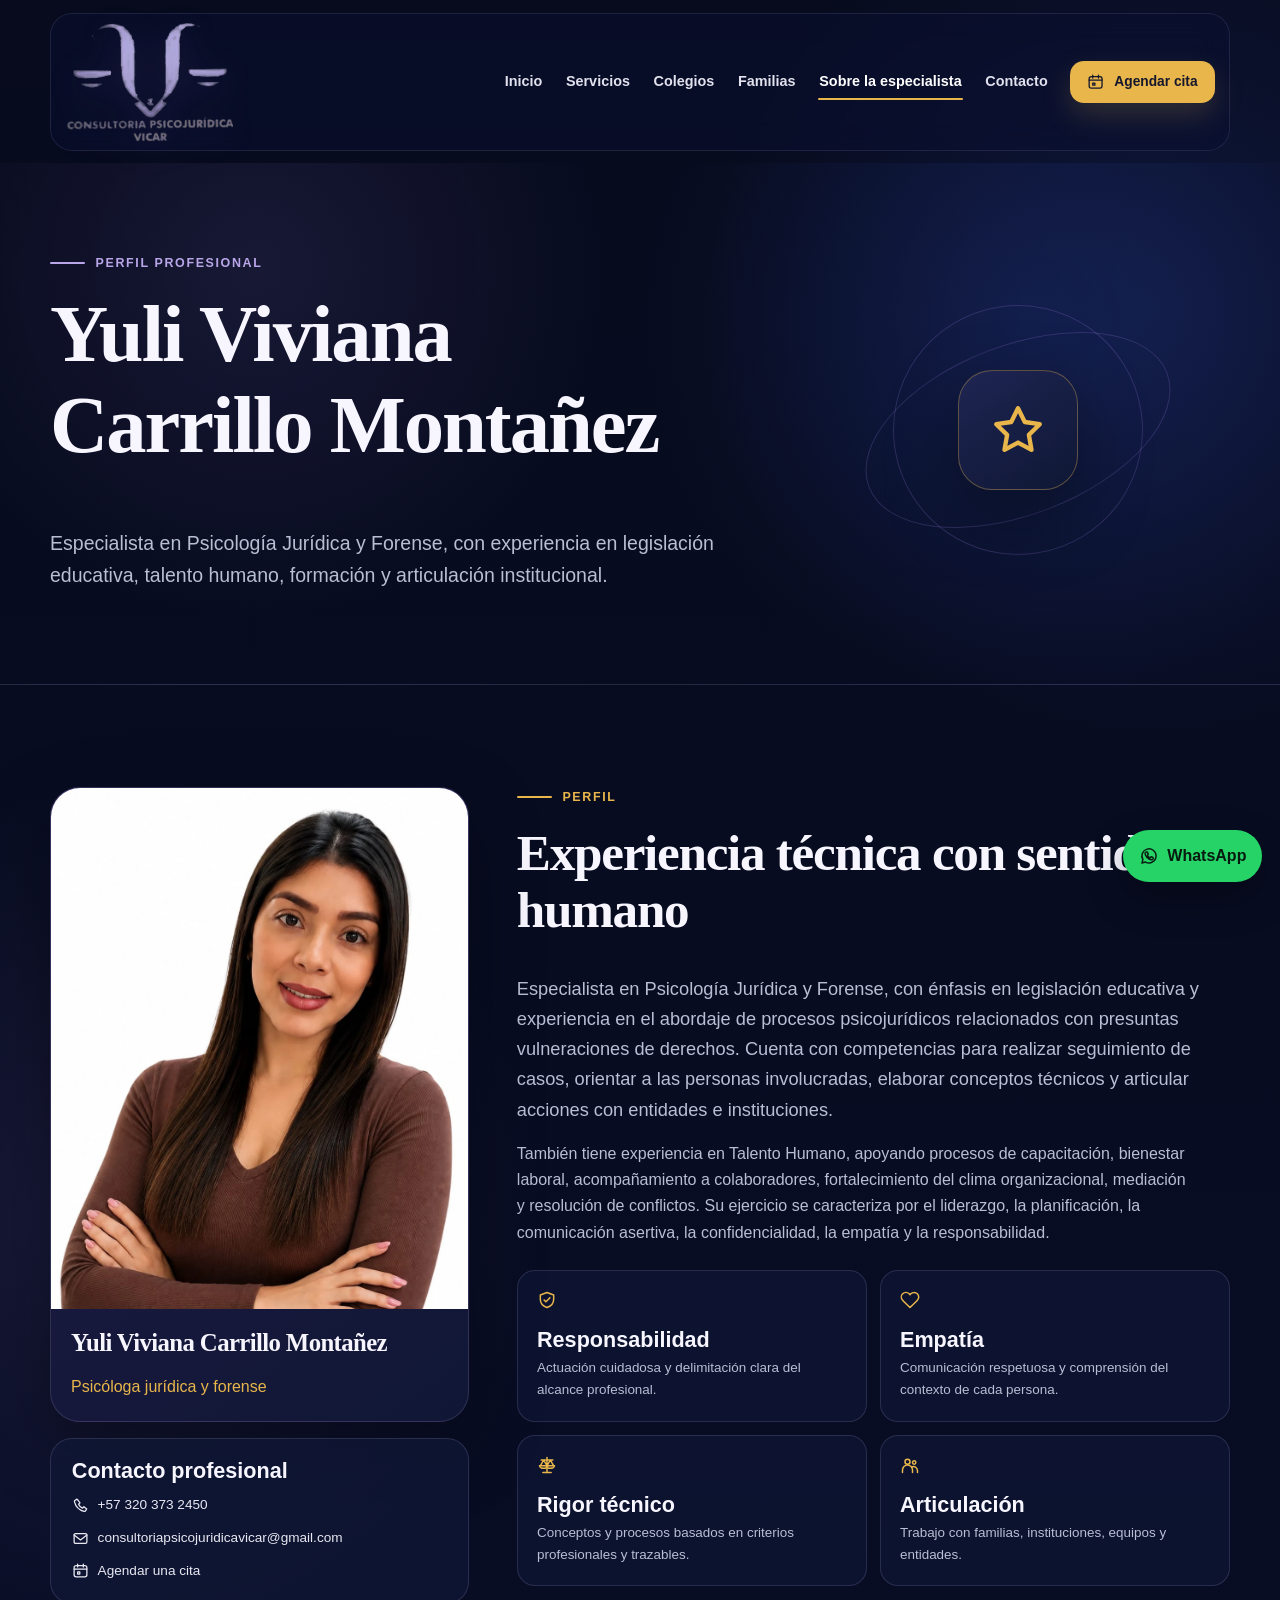
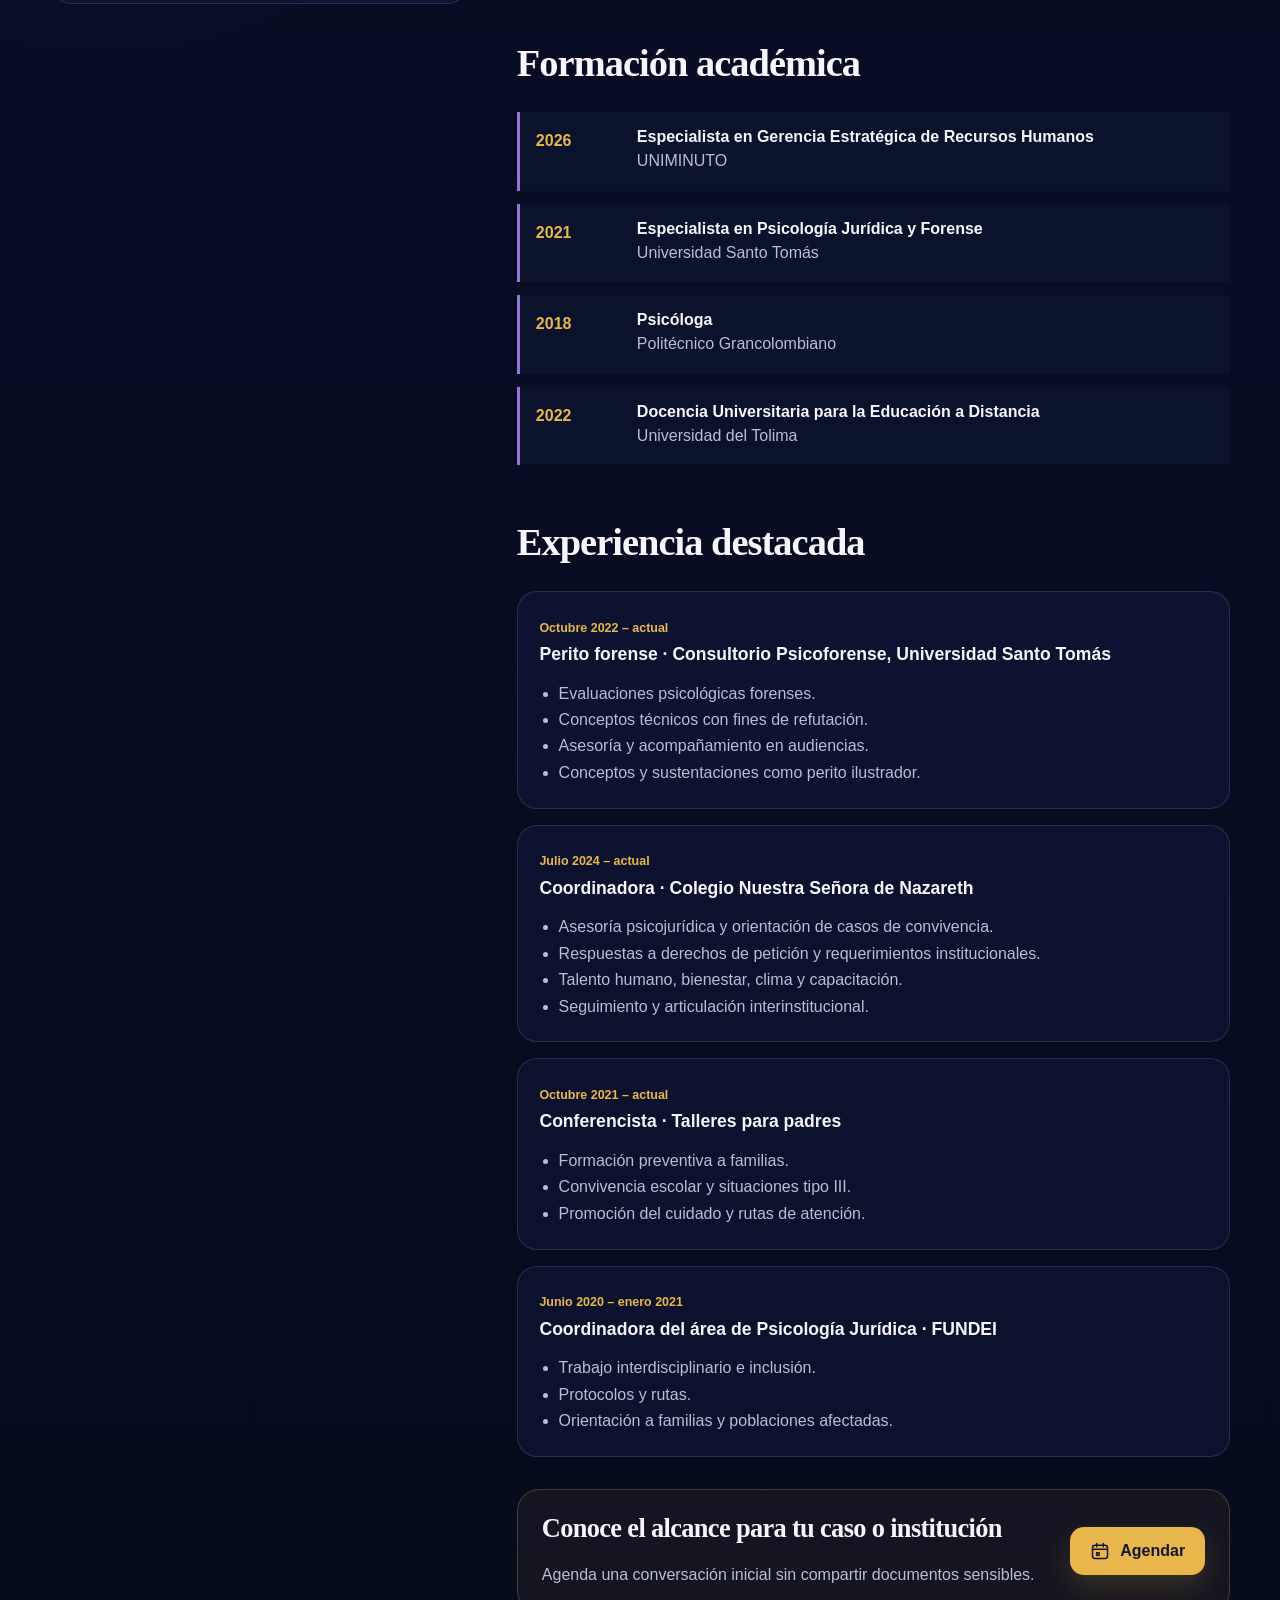
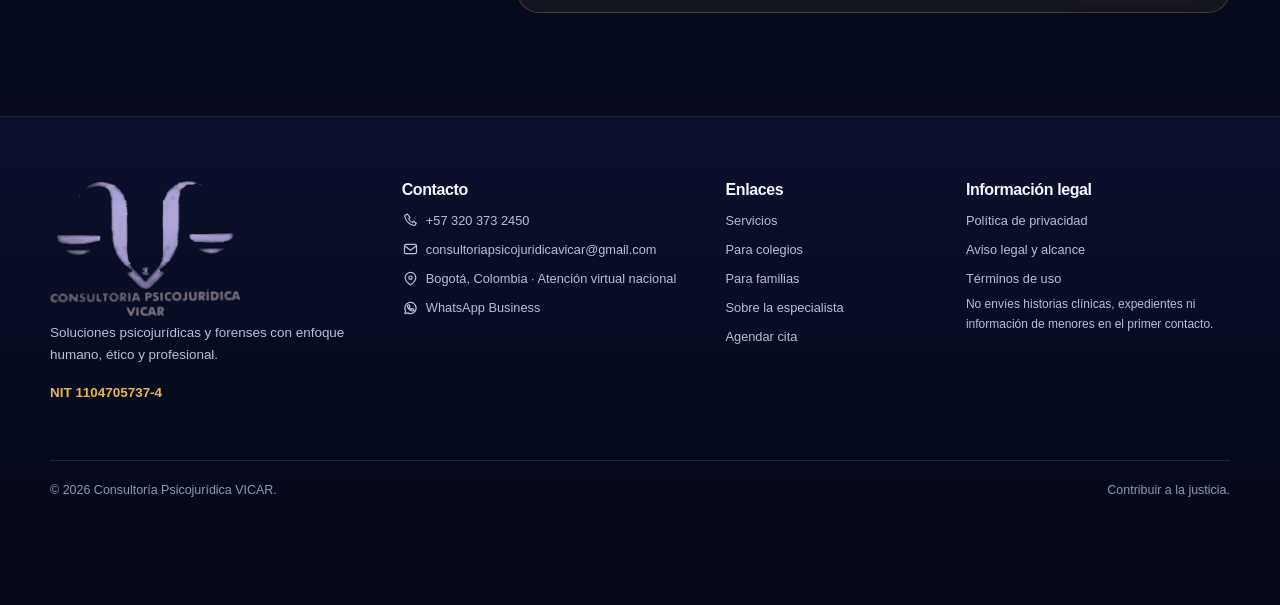
<file: nosotros.html>
<!doctype html><html lang="es-CO"><head><meta charset="utf-8"><meta name="viewport" content="width=device-width,initial-scale=1"><meta http-equiv="refresh" content="0; url=perfil.html?v=20260807-52"><title>Redirigiendo al perfil profesional | VICAR</title><style>html{background:#070b1d;color:#f7f6ff;font-family:Arial,sans-serif}body{min-height:100vh;display:grid;place-items:center;margin:0}a{color:#e8b64b}</style></head><body><p>Abriendo el <a href="perfil.html?v=20260807-52">perfil profesional</a>…</p></body></html>
</file>
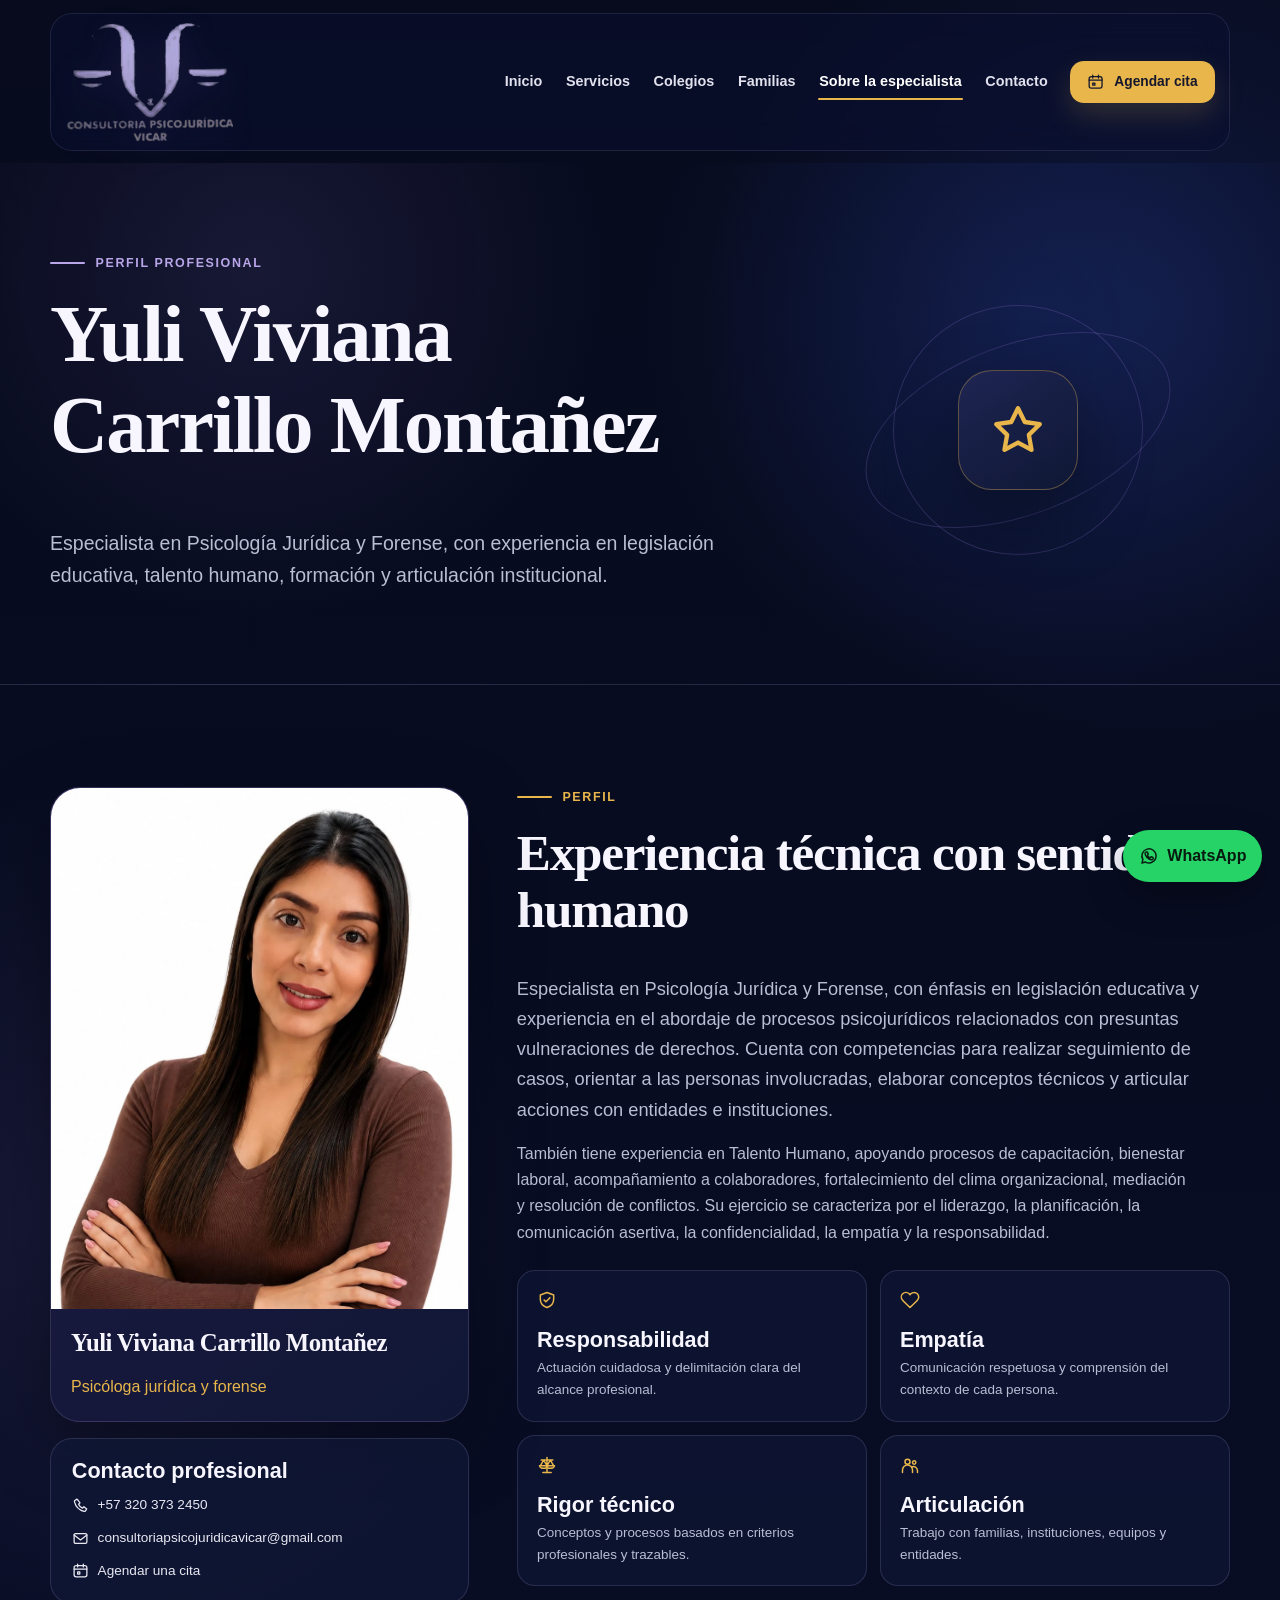
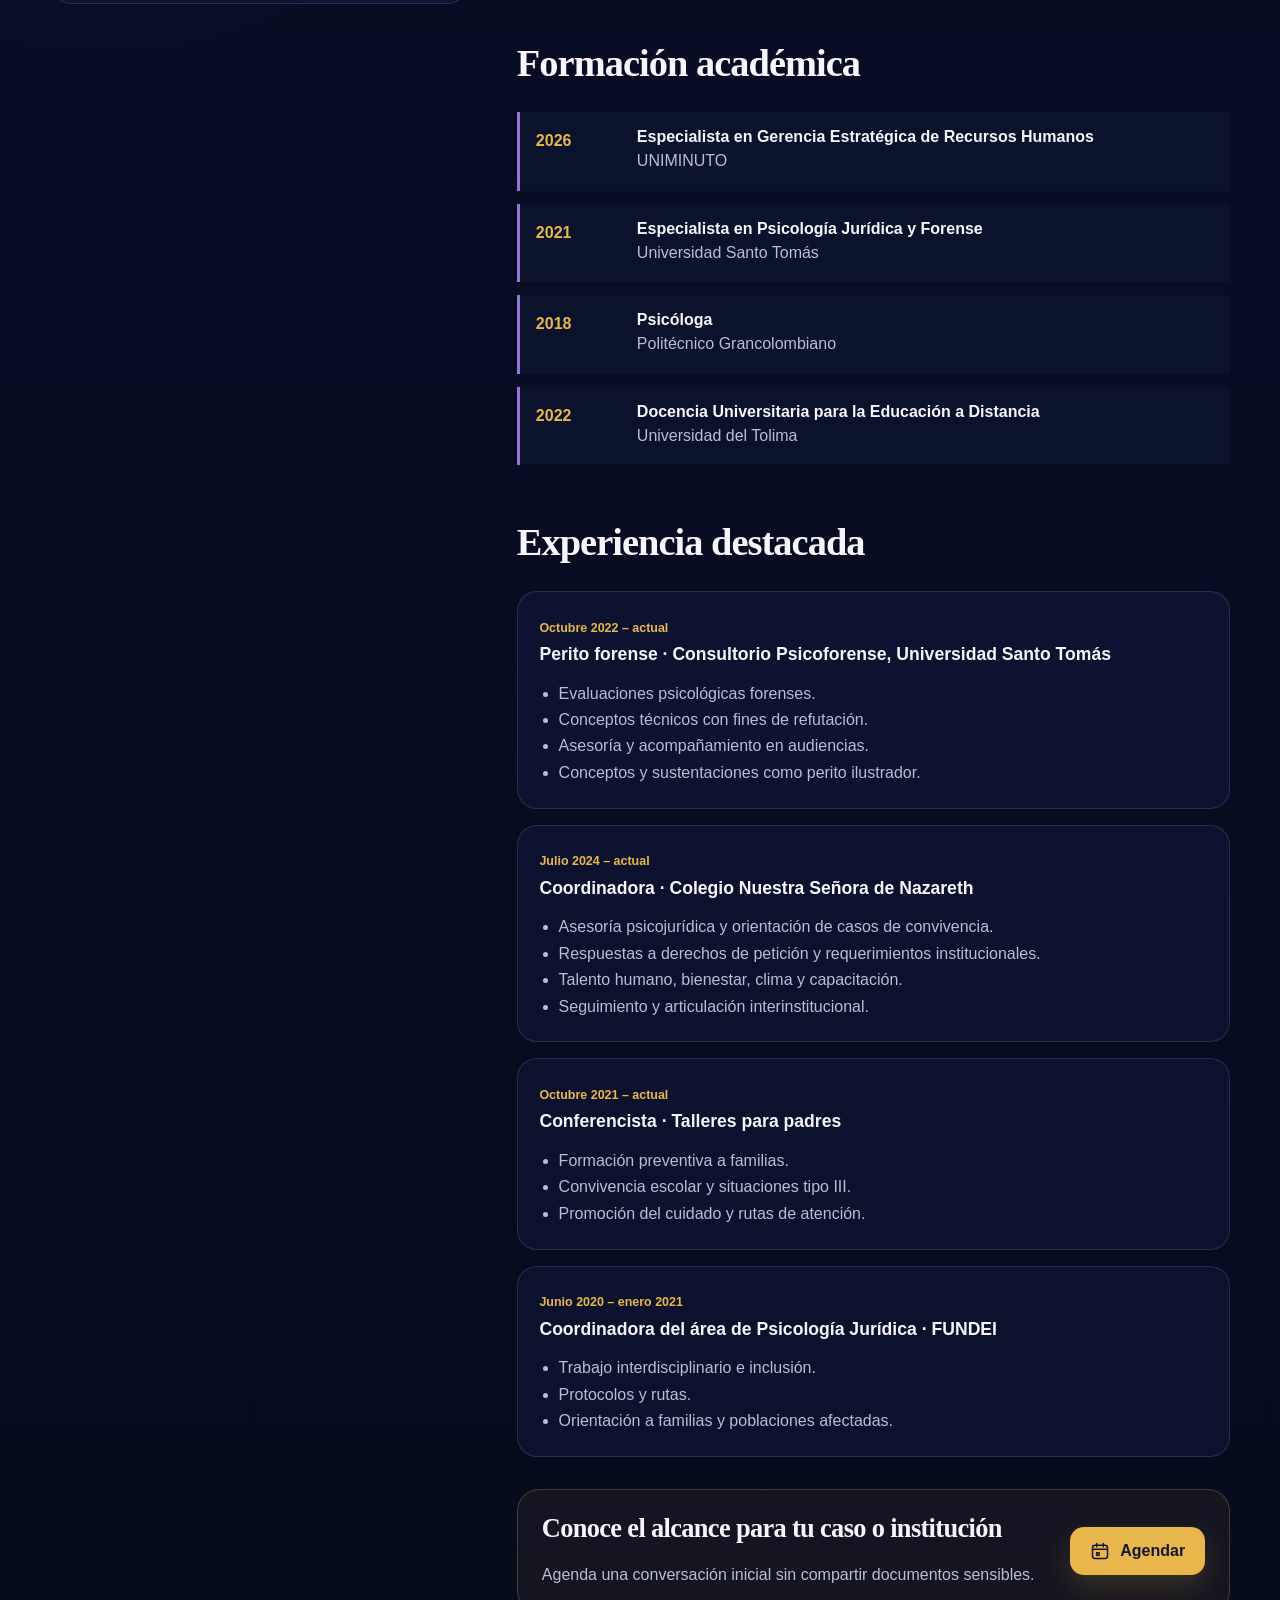
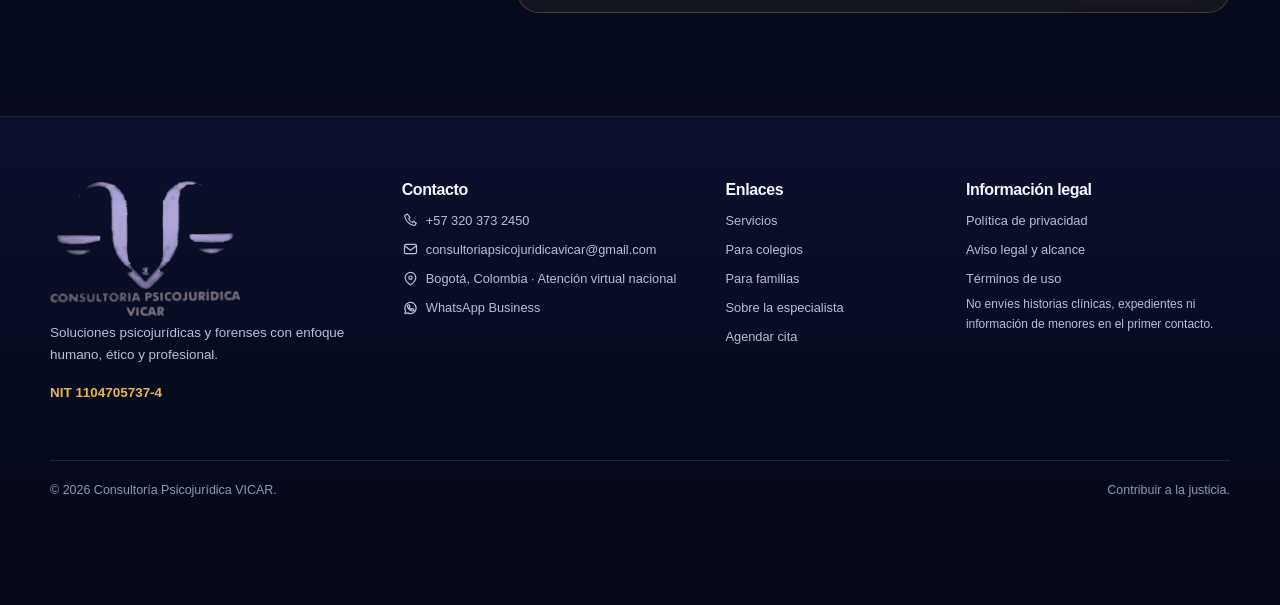
<file: perfil.html>
<!doctype html><html lang="es-CO"><head><meta charset="utf-8">
<meta name="viewport" content="width=device-width, initial-scale=1, viewport-fit=cover">
<meta http-equiv="Cache-Control" content="no-cache, no-store, must-revalidate">
<meta http-equiv="Pragma" content="no-cache">
<meta http-equiv="Expires" content="0">
<title>Yuli Viviana Carrillo Montañez | Perfil profesional</title>
<meta name="description" content="Perfil, formación y experiencia de Yuli Viviana Carrillo Montañez, especialista en Psicología Jurídica y Forense.">
<meta name="robots" content="index,follow,max-image-preview:large">
<meta name="theme-color" content="#080d25">
<link rel="canonical" href="https://vicarpsicojuridica.com/perfil.html">
<link rel="icon" href="favicon.ico" sizes="any">
<link rel="icon" href="./assets/img/favicon-512.png" type="image/png">
<link rel="apple-touch-icon" href="./assets/img/favicon-512.png">
<link rel="manifest" href="site.webmanifest">
<script>document.documentElement.classList.add('js')</script>
<style id="vicar-critical-css">
:root{color-scheme:dark;--vicar-bg:#070b1d;--vicar-text:#f7f6ff;--vicar-gold:#e8b64b}
*{box-sizing:border-box}html{background:var(--vicar-bg)}body{margin:0;background:var(--vicar-bg);color:var(--vicar-text);font-family:Arial,"Segoe UI",sans-serif}img{max-width:100%;height:auto}svg{width:1.25em;height:1.25em;fill:none;stroke:currentColor;stroke-width:1.8;stroke-linecap:round;stroke-linejoin:round}.css-diagnostic{position:fixed;z-index:99999;left:1rem;right:1rem;bottom:1rem;max-width:900px;margin:auto;padding:1rem 1.15rem;border:2px solid var(--vicar-gold);border-radius:14px;color:#16172b;background:#f3cb70;box-shadow:0 15px 40px rgba(0,0,0,.4);font-weight:700}.css-diagnostic code{font-family:Consolas,monospace}
</style>
<link rel="stylesheet" href="./assets/css/vicar-v5-2.css?v=20260807-52">
<meta property="og:type" content="website">
<meta property="og:locale" content="es_CO">
<meta property="og:site_name" content="Consultoría Psicojurídica VICAR">
<meta property="og:title" content="Yuli Viviana Carrillo Montañez | Perfil profesional">
<meta property="og:description" content="Perfil, formación y experiencia de Yuli Viviana Carrillo Montañez, especialista en Psicología Jurídica y Forense.">
<meta property="og:url" content="https://vicarpsicojuridica.com/perfil.html">
<meta property="og:image" content="https://vicarpsicojuridica.com/assets/img/og-vicar.jpg">
<meta name="twitter:card" content="summary_large_image">
<meta name="twitter:title" content="Yuli Viviana Carrillo Montañez | Perfil profesional">
<meta name="twitter:description" content="Perfil, formación y experiencia de Yuli Viviana Carrillo Montañez, especialista en Psicología Jurídica y Forense.">
<meta name="twitter:image" content="https://vicarpsicojuridica.com/assets/img/og-vicar.jpg"></head><body><div class="css-diagnostic" role="alert">No se cargó la hoja visual completa. Verifica que exista <code>assets/css/vicar-v5-2.css</code> y abre esta versión desde el archivo <strong>INICIAR_PREVIA_WINDOWS.bat</strong>.</div><a class="skip-link" href="#contenido">Saltar al contenido principal</a>
<header class="site-header" data-header>
  <div class="container nav-shell">
    <a class="brand" href="index.html" aria-label="Ir al inicio de Consultoría Psicojurídica VICAR">
      <img src="./assets/img/logo-vicar-original.png" alt="Logo original de Consultoría Psicojurídica VICAR">
    </a>
    <button class="nav-toggle" type="button" aria-expanded="false" aria-controls="main-nav" data-nav-toggle><span class="sr-only">Abrir menú</span><svg viewBox="0 0 24 24" aria-hidden="true"><path d="M4 7h16M4 12h16M4 17h16"/></svg></button>
    <nav class="main-nav" id="main-nav" data-nav data-open="false" aria-label="Navegación principal">
      <a href="index.html">Inicio</a><a href="servicios.html">Servicios</a><a href="colegios.html">Colegios</a><a href="familias.html">Familias</a><a href="perfil.html" aria-current="page">Sobre la especialista</a><a href="contacto.html">Contacto</a>
      <a class="btn btn-gold btn-small nav-cta" href="agendar.html"><svg viewBox="0 0 24 24" aria-hidden="true"><rect x="3" y="5" width="18" height="16" rx="3"/><path d="M8 3v4M16 3v4M3 10h18M8 14h3v3H8z"/></svg> Agendar cita</a>
    </nav>
  </div>
</header><main id="contenido"><section class="inner-hero"><div class="container inner-hero-grid"><div><p class="eyebrow">Perfil profesional</p><h1>Yuli Viviana Carrillo Montañez</h1><p class="lead">Especialista en Psicología Jurídica y Forense, con experiencia en legislación educativa, talento humano, formación y articulación institucional.</p></div><div class="inner-hero-mark"><span><svg viewBox="0 0 24 24" aria-hidden="true"><path d="m12 3 2.8 5.7 6.2.9-4.5 4.4 1.1 6.2-5.6-3-5.6 3 1.1-6.2L3 9.6l6.2-.9L12 3Z"/></svg></span><div class="orbit o1"></div><div class="orbit o2"></div></div></div></section>
<section class="section"><div class="container profile-page-grid"><aside class="profile-aside"><div class="portrait-card"><img src="./assets/img/yuli-viviana-carrillo.webp" alt="Yuli Viviana Carrillo Montañez"><div><h2>Yuli Viviana Carrillo Montañez</h2><p>Psicóloga jurídica y forense</p></div></div><div class="contact-card"><h3>Contacto profesional</h3><a href="tel:+573203732450"><svg viewBox="0 0 24 24" aria-hidden="true"><path d="M7 3 4 5c-.5.4-.7 1.1-.5 1.8 1.7 6.5 7 11.8 13.5 13.5.7.2 1.4 0 1.8-.5l2-3-4-3-2 2c-2.5-1-4.5-3-5.5-5.5l2-2-3-4Z"/></svg> +57 320 373 2450</a><a href="mailto:consultoriapsicojuridicavicar@gmail.com"><svg viewBox="0 0 24 24" aria-hidden="true"><rect x="3" y="5" width="18" height="14" rx="2"/><path d="m3 7 9 7 9-7"/></svg> consultoriapsicojuridicavicar@gmail.com</a><a href="agendar.html"><svg viewBox="0 0 24 24" aria-hidden="true"><rect x="3" y="5" width="18" height="16" rx="3"/><path d="M8 3v4M16 3v4M3 10h18M8 14h3v3H8z"/></svg> Agendar una cita</a></div></aside><div class="profile-main"><p class="eyebrow gold">Perfil</p><h2>Experiencia técnica con sentido humano</h2><p class="lead-sm">Especialista en Psicología Jurídica y Forense, con énfasis en legislación educativa y experiencia en el abordaje de procesos psicojurídicos relacionados con presuntas vulneraciones de derechos. Cuenta con competencias para realizar seguimiento de casos, orientar a las personas involucradas, elaborar conceptos técnicos y articular acciones con entidades e instituciones.</p><p>También tiene experiencia en Talento Humano, apoyando procesos de capacitación, bienestar laboral, acompañamiento a colaboradores, fortalecimiento del clima organizacional, mediación y resolución de conflictos. Su ejercicio se caracteriza por el liderazgo, la planificación, la comunicación asertiva, la confidencialidad, la empatía y la responsabilidad.</p>
<div class="profile-highlight-grid"><article><span><svg viewBox="0 0 24 24" aria-hidden="true"><path d="M12 3 20 6v5c0 5-3.3 8.4-8 10-4.7-1.6-8-5-8-10V6l8-3Z"/><path d="m8.5 12 2.2 2.2 4.8-5"/></svg></span><h3>Responsabilidad</h3><p>Actuación cuidadosa y delimitación clara del alcance profesional.</p></article><article><span><svg viewBox="0 0 24 24" aria-hidden="true"><path d="M20.8 4.6a5.5 5.5 0 0 0-7.8 0L12 5.6l-1-1a5.5 5.5 0 0 0-7.8 7.8l1 1L12 21l7.8-7.6 1-1a5.5 5.5 0 0 0 0-7.8Z"/></svg></span><h3>Empatía</h3><p>Comunicación respetuosa y comprensión del contexto de cada persona.</p></article><article><span><svg viewBox="0 0 24 24" aria-hidden="true"><path d="M12 3v18M5 6h14M8 6 4 13h8L8 6Zm8 0-4 7h8l-4-7Z"/><path d="M3 13c.5 2 2 3 5 3s4.5-1 5-3M11 13c.5 2 2 3 5 3s4.5-1 5-3M7 21h10"/></svg></span><h3>Rigor técnico</h3><p>Conceptos y procesos basados en criterios profesionales y trazables.</p></article><article><span><svg viewBox="0 0 24 24" aria-hidden="true"><circle cx="9" cy="8" r="3"/><circle cx="17" cy="9" r="2"/><path d="M3 21v-3a6 6 0 0 1 12 0v3M15 14a5 5 0 0 1 6 4.8V21"/></svg></span><h3>Articulación</h3><p>Trabajo con familias, instituciones, equipos y entidades.</p></article></div>
<h2 class="subheading">Formación académica</h2><div class="timeline"><article><span>2026</span><div><h3>Especialista en Gerencia Estratégica de Recursos Humanos</h3><p>UNIMINUTO</p></div></article><article><span>2021</span><div><h3>Especialista en Psicología Jurídica y Forense</h3><p>Universidad Santo Tomás</p></div></article><article><span>2018</span><div><h3>Psicóloga</h3><p>Politécnico Grancolombiano</p></div></article><article><span>2022</span><div><h3>Docencia Universitaria para la Educación a Distancia</h3><p>Universidad del Tolima</p></div></article></div>
<h2 class="subheading">Experiencia destacada</h2><div class="experience-list"><article><div><span>Octubre 2022 – actual</span><h3>Perito forense · Consultorio Psicoforense, Universidad Santo Tomás</h3></div><ul><li>Evaluaciones psicológicas forenses.</li><li>Conceptos técnicos con fines de refutación.</li><li>Asesoría y acompañamiento en audiencias.</li><li>Conceptos y sustentaciones como perito ilustrador.</li></ul></article><article><div><span>Julio 2024 – actual</span><h3>Coordinadora · Colegio Nuestra Señora de Nazareth</h3></div><ul><li>Asesoría psicojurídica y orientación de casos de convivencia.</li><li>Respuestas a derechos de petición y requerimientos institucionales.</li><li>Talento humano, bienestar, clima y capacitación.</li><li>Seguimiento y articulación interinstitucional.</li></ul></article><article><div><span>Octubre 2021 – actual</span><h3>Conferencista · Talleres para padres</h3></div><ul><li>Formación preventiva a familias.</li><li>Convivencia escolar y situaciones tipo III.</li><li>Promoción del cuidado y rutas de atención.</li></ul></article><article><div><span>Junio 2020 – enero 2021</span><h3>Coordinadora del área de Psicología Jurídica · FUNDEI</h3></div><ul><li>Trabajo interdisciplinario e inclusión.</li><li>Protocolos y rutas.</li><li>Orientación a familias y poblaciones afectadas.</li></ul></article></div>
<div class="profile-cta"><div><h2>Conoce el alcance para tu caso o institución</h2><p>Agenda una conversación inicial sin compartir documentos sensibles.</p></div><a class="btn btn-gold" href="agendar.html"><svg viewBox="0 0 24 24" aria-hidden="true"><rect x="3" y="5" width="18" height="16" rx="3"/><path d="M8 3v4M16 3v4M3 10h18M8 14h3v3H8z"/></svg> Agendar</a></div></div></div></section>
</main><footer class="site-footer">
  <div class="container footer-grid">
    <div class="footer-brand">
      <img src="./assets/img/logo-vicar-original.png" alt="Consultoría Psicojurídica VICAR">
      <p>Soluciones psicojurídicas y forenses con enfoque humano, ético y profesional.</p>
      <p class="nit">NIT 1104705737-4</p>
    </div>
    <div><h2>Contacto</h2><ul class="footer-links contact-list"><li><a href="tel:+573203732450"><svg viewBox="0 0 24 24" aria-hidden="true"><path d="M7 3 4 5c-.5.4-.7 1.1-.5 1.8 1.7 6.5 7 11.8 13.5 13.5.7.2 1.4 0 1.8-.5l2-3-4-3-2 2c-2.5-1-4.5-3-5.5-5.5l2-2-3-4Z"/></svg> +57 320 373 2450</a></li><li><a href="mailto:consultoriapsicojuridicavicar@gmail.com"><svg viewBox="0 0 24 24" aria-hidden="true"><rect x="3" y="5" width="18" height="14" rx="2"/><path d="m3 7 9 7 9-7"/></svg> consultoriapsicojuridicavicar@gmail.com</a></li><li><span><svg viewBox="0 0 24 24" aria-hidden="true"><path d="M20 10c0 5-8 11-8 11S4 15 4 10a8 8 0 1 1 16 0Z"/><circle cx="12" cy="10" r="2.5"/></svg> Bogotá, Colombia · Atención virtual nacional</span></li><li><a href="https://wa.me/573203732450?text=Hola%2C%20vengo%20desde%20la%20p%C3%A1gina%20web%20de%20VICAR%20y%20quisiera%20informaci%C3%B3n%20sobre%20sus%20servicios." target="_blank" rel="noopener"><svg viewBox="0 0 24 24" aria-hidden="true"><path d="M20.5 11.8a8.5 8.5 0 0 1-12.6 7.5L3.5 20.5l1.2-4.2a8.5 8.5 0 1 1 15.8-4.5Z"/><path d="M8.3 7.7c.3-.5.6-.5.9-.5h.5c.2 0 .4.1.5.4l.8 1.8c.1.3.1.5-.1.7l-.6.8c-.2.2-.2.4 0 .7.5 1 1.4 1.8 2.4 2.4.3.2.5.2.7 0l.8-.9c.2-.2.4-.3.7-.2l1.8.8c.3.1.4.3.4.6v.6c-.1.4-.3.8-.7 1.1-.5.4-1.2.6-1.9.5-1.6-.3-3.2-1.2-4.6-2.5-1.3-1.3-2.3-2.9-2.6-4.5-.1-.7.1-1.3.5-1.8Z"/></svg> WhatsApp Business</a></li></ul></div>
    <div><h2>Enlaces</h2><ul class="footer-links"><li><a href="servicios.html">Servicios</a></li><li><a href="colegios.html">Para colegios</a></li><li><a href="familias.html">Para familias</a></li><li><a href="perfil.html">Sobre la especialista</a></li><li><a href="agendar.html">Agendar cita</a></li></ul></div>
    <div><h2>Información legal</h2><ul class="footer-links"><li><a href="politica-de-privacidad.html">Política de privacidad</a></li><li><a href="aviso-legal.html">Aviso legal y alcance</a></li><li><a href="terminos.html">Términos de uso</a></li></ul><p class="legal-note">No envíes historias clínicas, expedientes ni información de menores en el primer contacto.</p></div>
  </div>
  <div class="container footer-bottom"><span>© <span data-year></span> Consultoría Psicojurídica VICAR.</span><span>Contribuir a la justicia.</span></div>
</footer>
<a class="floating-whatsapp" href="https://wa.me/573203732450?text=Hola%2C%20vengo%20desde%20la%20p%C3%A1gina%20web%20de%20VICAR%20y%20quisiera%20informaci%C3%B3n%20sobre%20sus%20servicios." target="_blank" rel="noopener" aria-label="Escribir por WhatsApp"><svg viewBox="0 0 24 24" aria-hidden="true"><path d="M20.5 11.8a8.5 8.5 0 0 1-12.6 7.5L3.5 20.5l1.2-4.2a8.5 8.5 0 1 1 15.8-4.5Z"/><path d="M8.3 7.7c.3-.5.6-.5.9-.5h.5c.2 0 .4.1.5.4l.8 1.8c.1.3.1.5-.1.7l-.6.8c-.2.2-.2.4 0 .7.5 1 1.4 1.8 2.4 2.4.3.2.5.2.7 0l.8-.9c.2-.2.4-.3.7-.2l1.8.8c.3.1.4.3.4.6v.6c-.1.4-.3.8-.7 1.1-.5.4-1.2.6-1.9.5-1.6-.3-3.2-1.2-4.6-2.5-1.3-1.3-2.3-2.9-2.6-4.5-.1-.7.1-1.3.5-1.8Z"/></svg><span>WhatsApp</span></a>
<div class="mobile-action-bar" aria-label="Acciones rápidas"><a href="agendar.html"><svg viewBox="0 0 24 24" aria-hidden="true"><rect x="3" y="5" width="18" height="16" rx="3"/><path d="M8 3v4M16 3v4M3 10h18M8 14h3v3H8z"/></svg><span>Agendar</span></a><a href="https://wa.me/573203732450?text=Hola%2C%20vengo%20desde%20la%20p%C3%A1gina%20web%20de%20VICAR%20y%20quisiera%20informaci%C3%B3n%20sobre%20sus%20servicios." target="_blank" rel="noopener"><svg viewBox="0 0 24 24" aria-hidden="true"><path d="M20.5 11.8a8.5 8.5 0 0 1-12.6 7.5L3.5 20.5l1.2-4.2a8.5 8.5 0 1 1 15.8-4.5Z"/><path d="M8.3 7.7c.3-.5.6-.5.9-.5h.5c.2 0 .4.1.5.4l.8 1.8c.1.3.1.5-.1.7l-.6.8c-.2.2-.2.4 0 .7.5 1 1.4 1.8 2.4 2.4.3.2.5.2.7 0l.8-.9c.2-.2.4-.3.7-.2l1.8.8c.3.1.4.3.4.6v.6c-.1.4-.3.8-.7 1.1-.5.4-1.2.6-1.9.5-1.6-.3-3.2-1.2-4.6-2.5-1.3-1.3-2.3-2.9-2.6-4.5-.1-.7.1-1.3.5-1.8Z"/></svg><span>WhatsApp</span></a></div>
<script src="./assets/js/vicar-v5-2.js?v=20260807-52" defer></script></body></html>
</file>
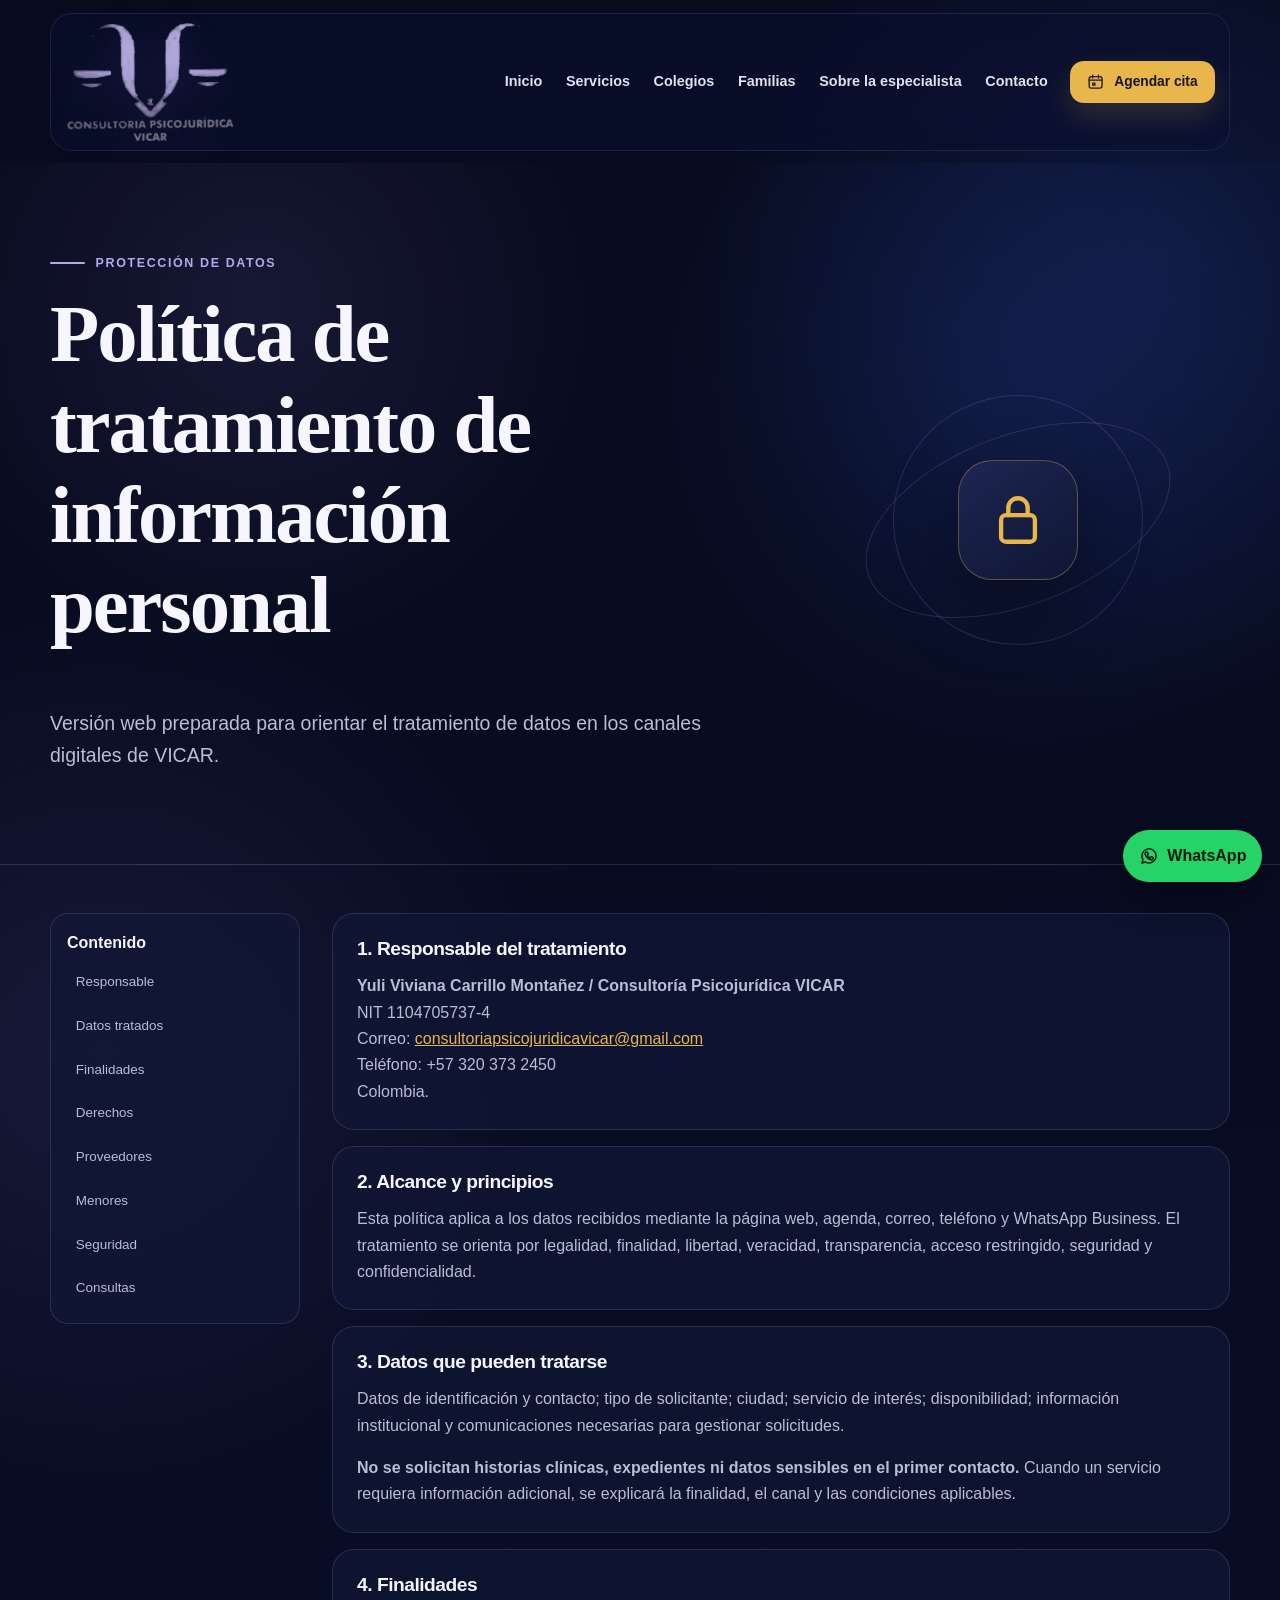
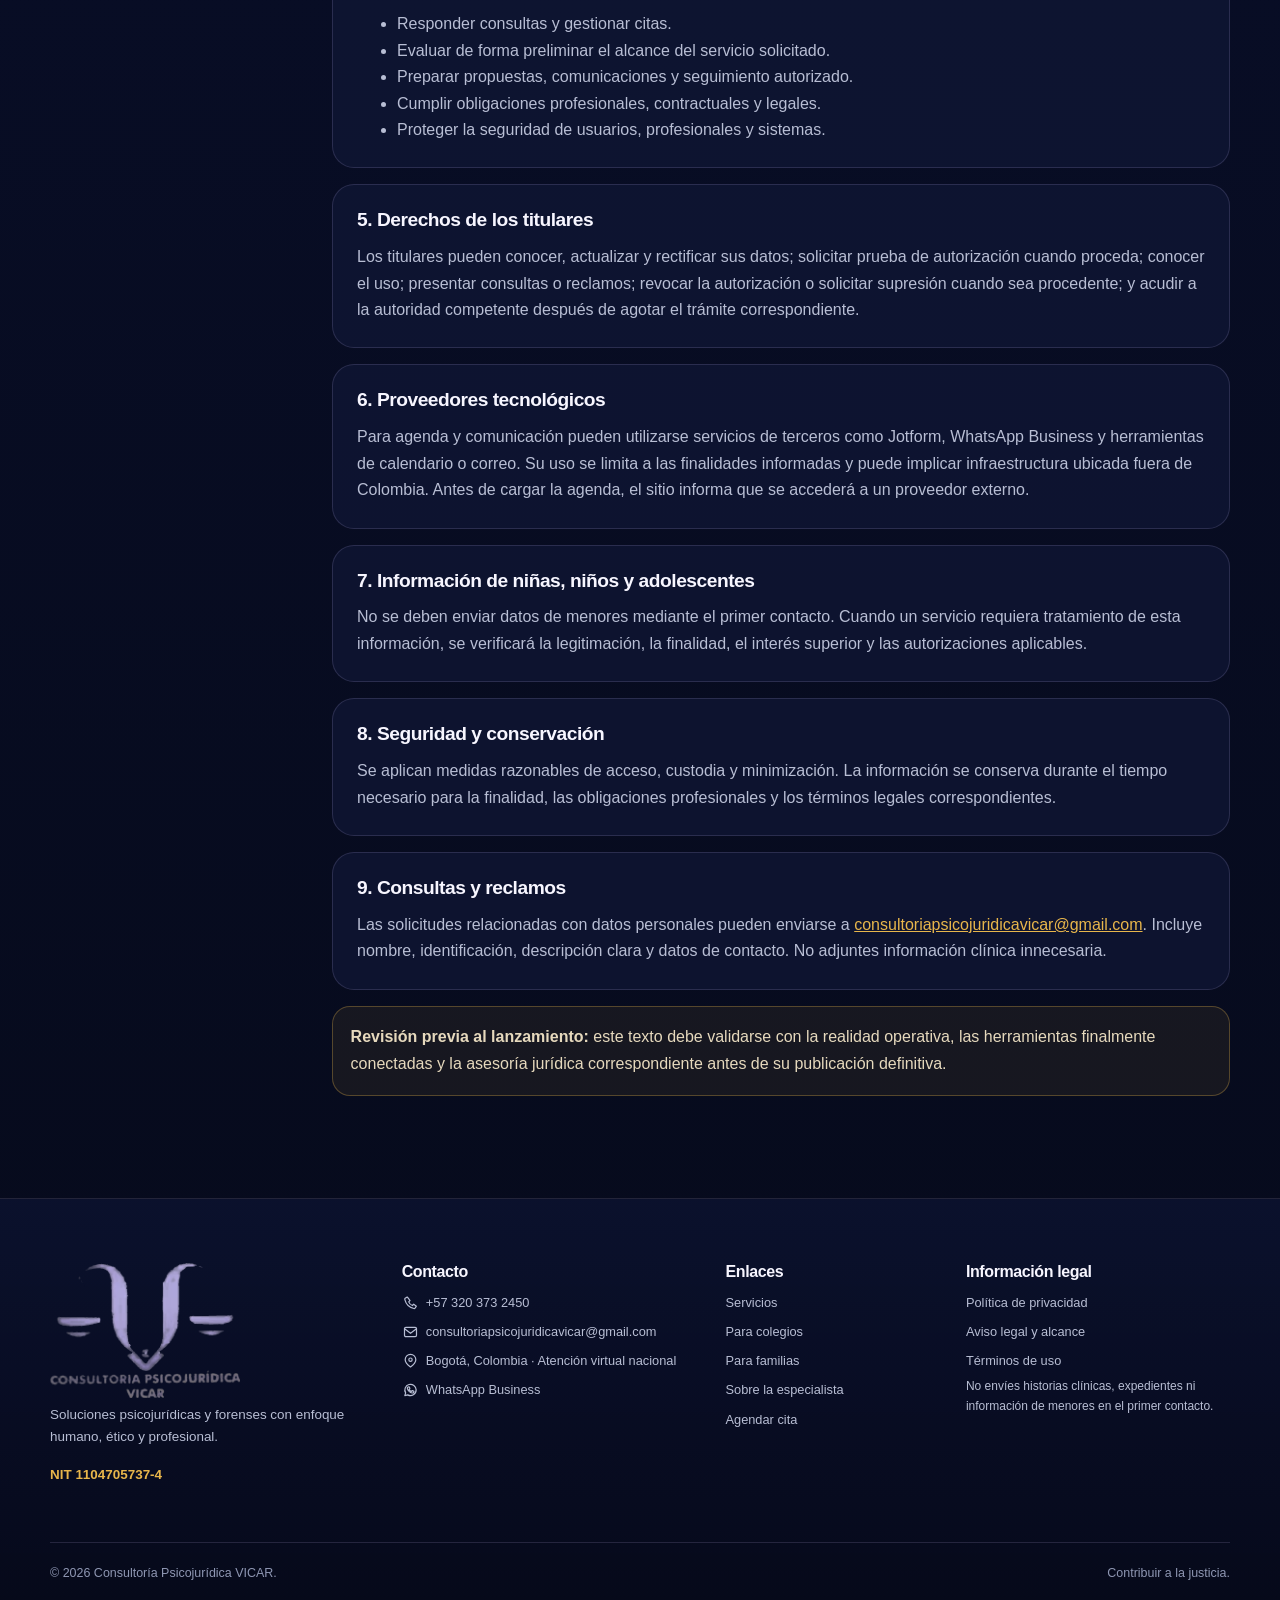
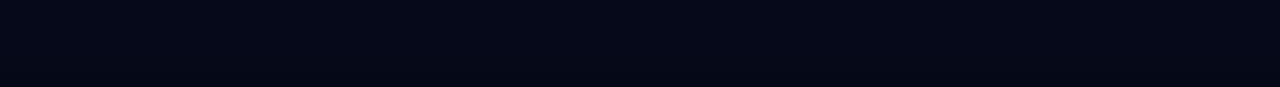
<file: politica-de-privacidad.html>
<!doctype html><html lang="es-CO"><head><meta charset="utf-8">
<meta name="viewport" content="width=device-width, initial-scale=1, viewport-fit=cover">
<meta http-equiv="Cache-Control" content="no-cache, no-store, must-revalidate">
<meta http-equiv="Pragma" content="no-cache">
<meta http-equiv="Expires" content="0">
<title>Política de privacidad | VICAR</title>
<meta name="description" content="Política de tratamiento de datos personales de Consultoría Psicojurídica VICAR.">
<meta name="robots" content="index,follow,max-image-preview:large">
<meta name="theme-color" content="#080d25">
<link rel="canonical" href="https://vicarpsicojuridica.com/politica-de-privacidad.html">
<link rel="icon" href="favicon.ico" sizes="any">
<link rel="icon" href="./assets/img/favicon-512.png" type="image/png">
<link rel="apple-touch-icon" href="./assets/img/favicon-512.png">
<link rel="manifest" href="site.webmanifest">
<script>document.documentElement.classList.add('js')</script>
<style id="vicar-critical-css">
:root{color-scheme:dark;--vicar-bg:#070b1d;--vicar-text:#f7f6ff;--vicar-gold:#e8b64b}
*{box-sizing:border-box}html{background:var(--vicar-bg)}body{margin:0;background:var(--vicar-bg);color:var(--vicar-text);font-family:Arial,"Segoe UI",sans-serif}img{max-width:100%;height:auto}svg{width:1.25em;height:1.25em;fill:none;stroke:currentColor;stroke-width:1.8;stroke-linecap:round;stroke-linejoin:round}.css-diagnostic{position:fixed;z-index:99999;left:1rem;right:1rem;bottom:1rem;max-width:900px;margin:auto;padding:1rem 1.15rem;border:2px solid var(--vicar-gold);border-radius:14px;color:#16172b;background:#f3cb70;box-shadow:0 15px 40px rgba(0,0,0,.4);font-weight:700}.css-diagnostic code{font-family:Consolas,monospace}
</style>
<link rel="stylesheet" href="./assets/css/vicar-v5-2.css?v=20260807-52">
<meta property="og:type" content="website">
<meta property="og:locale" content="es_CO">
<meta property="og:site_name" content="Consultoría Psicojurídica VICAR">
<meta property="og:title" content="Política de privacidad | VICAR">
<meta property="og:description" content="Política de tratamiento de datos personales de Consultoría Psicojurídica VICAR.">
<meta property="og:url" content="https://vicarpsicojuridica.com/politica-de-privacidad.html">
<meta property="og:image" content="https://vicarpsicojuridica.com/assets/img/og-vicar.jpg">
<meta name="twitter:card" content="summary_large_image">
<meta name="twitter:title" content="Política de privacidad | VICAR">
<meta name="twitter:description" content="Política de tratamiento de datos personales de Consultoría Psicojurídica VICAR.">
<meta name="twitter:image" content="https://vicarpsicojuridica.com/assets/img/og-vicar.jpg"></head><body><div class="css-diagnostic" role="alert">No se cargó la hoja visual completa. Verifica que exista <code>assets/css/vicar-v5-2.css</code> y abre esta versión desde el archivo <strong>INICIAR_PREVIA_WINDOWS.bat</strong>.</div><a class="skip-link" href="#contenido">Saltar al contenido principal</a>
<header class="site-header" data-header>
  <div class="container nav-shell">
    <a class="brand" href="index.html" aria-label="Ir al inicio de Consultoría Psicojurídica VICAR">
      <img src="./assets/img/logo-vicar-original.png" alt="Logo original de Consultoría Psicojurídica VICAR">
    </a>
    <button class="nav-toggle" type="button" aria-expanded="false" aria-controls="main-nav" data-nav-toggle><span class="sr-only">Abrir menú</span><svg viewBox="0 0 24 24" aria-hidden="true"><path d="M4 7h16M4 12h16M4 17h16"/></svg></button>
    <nav class="main-nav" id="main-nav" data-nav data-open="false" aria-label="Navegación principal">
      <a href="index.html">Inicio</a><a href="servicios.html">Servicios</a><a href="colegios.html">Colegios</a><a href="familias.html">Familias</a><a href="perfil.html">Sobre la especialista</a><a href="contacto.html">Contacto</a>
      <a class="btn btn-gold btn-small nav-cta" href="agendar.html"><svg viewBox="0 0 24 24" aria-hidden="true"><rect x="3" y="5" width="18" height="16" rx="3"/><path d="M8 3v4M16 3v4M3 10h18M8 14h3v3H8z"/></svg> Agendar cita</a>
    </nav>
  </div>
</header><main id="contenido"><section class="inner-hero"><div class="container inner-hero-grid"><div><p class="eyebrow">Protección de datos</p><h1>Política de tratamiento de información personal</h1><p class="lead">Versión web preparada para orientar el tratamiento de datos en los canales digitales de VICAR.</p></div><div class="inner-hero-mark"><span><svg viewBox="0 0 24 24" aria-hidden="true"><rect x="5" y="10" width="14" height="11" rx="2"/><path d="M8 10V7a4 4 0 0 1 8 0v3"/></svg></span><div class="orbit o1"></div><div class="orbit o2"></div></div></div></section>
<section class="section legal-section"><div class="container legal-layout"><aside class="legal-toc"><strong>Contenido</strong><a href="#responsable">Responsable</a><a href="#datos">Datos tratados</a><a href="#finalidades">Finalidades</a><a href="#derechos">Derechos</a><a href="#proveedores">Proveedores</a><a href="#menores">Menores</a><a href="#seguridad">Seguridad</a><a href="#contacto-datos">Consultas</a></aside><div class="legal-content">
<article class="legal-card"><h2>1. Responsable del tratamiento</h2><p id="responsable"><strong>Yuli Viviana Carrillo Montañez / Consultoría Psicojurídica VICAR</strong><br>NIT 1104705737-4<br>Correo: <a href="mailto:consultoriapsicojuridicavicar@gmail.com">consultoriapsicojuridicavicar@gmail.com</a><br>Teléfono: +57 320 373 2450<br>Colombia.</p></article>
<article class="legal-card"><h2>2. Alcance y principios</h2><p>Esta política aplica a los datos recibidos mediante la página web, agenda, correo, teléfono y WhatsApp Business. El tratamiento se orienta por legalidad, finalidad, libertad, veracidad, transparencia, acceso restringido, seguridad y confidencialidad.</p></article>
<article class="legal-card"><h2>3. Datos que pueden tratarse</h2><div id="datos"><p>Datos de identificación y contacto; tipo de solicitante; ciudad; servicio de interés; disponibilidad; información institucional y comunicaciones necesarias para gestionar solicitudes.</p><p><strong>No se solicitan historias clínicas, expedientes ni datos sensibles en el primer contacto.</strong> Cuando un servicio requiera información adicional, se explicará la finalidad, el canal y las condiciones aplicables.</p></div></article>
<article class="legal-card"><h2>4. Finalidades</h2><div id="finalidades"><ul><li>Responder consultas y gestionar citas.</li><li>Evaluar de forma preliminar el alcance del servicio solicitado.</li><li>Preparar propuestas, comunicaciones y seguimiento autorizado.</li><li>Cumplir obligaciones profesionales, contractuales y legales.</li><li>Proteger la seguridad de usuarios, profesionales y sistemas.</li></ul></div></article>
<article class="legal-card"><h2>5. Derechos de los titulares</h2><div id="derechos"><p>Los titulares pueden conocer, actualizar y rectificar sus datos; solicitar prueba de autorización cuando proceda; conocer el uso; presentar consultas o reclamos; revocar la autorización o solicitar supresión cuando sea procedente; y acudir a la autoridad competente después de agotar el trámite correspondiente.</p></div></article>
<article class="legal-card"><h2>6. Proveedores tecnológicos</h2><div id="proveedores"><p>Para agenda y comunicación pueden utilizarse servicios de terceros como Jotform, WhatsApp Business y herramientas de calendario o correo. Su uso se limita a las finalidades informadas y puede implicar infraestructura ubicada fuera de Colombia. Antes de cargar la agenda, el sitio informa que se accederá a un proveedor externo.</p></div></article>
<article class="legal-card"><h2>7. Información de niñas, niños y adolescentes</h2><div id="menores"><p>No se deben enviar datos de menores mediante el primer contacto. Cuando un servicio requiera tratamiento de esta información, se verificará la legitimación, la finalidad, el interés superior y las autorizaciones aplicables.</p></div></article>
<article class="legal-card"><h2>8. Seguridad y conservación</h2><div id="seguridad"><p>Se aplican medidas razonables de acceso, custodia y minimización. La información se conserva durante el tiempo necesario para la finalidad, las obligaciones profesionales y los términos legales correspondientes.</p></div></article>
<article class="legal-card"><h2>9. Consultas y reclamos</h2><div id="contacto-datos"><p>Las solicitudes relacionadas con datos personales pueden enviarse a <a href="mailto:consultoriapsicojuridicavicar@gmail.com">consultoriapsicojuridicavicar@gmail.com</a>. Incluye nombre, identificación, descripción clara y datos de contacto. No adjuntes información clínica innecesaria.</p></div></article>
<div class="legal-warning"><strong>Revisión previa al lanzamiento:</strong> este texto debe validarse con la realidad operativa, las herramientas finalmente conectadas y la asesoría jurídica correspondiente antes de su publicación definitiva.</div></div></div></section>
</main><footer class="site-footer">
  <div class="container footer-grid">
    <div class="footer-brand">
      <img src="./assets/img/logo-vicar-original.png" alt="Consultoría Psicojurídica VICAR">
      <p>Soluciones psicojurídicas y forenses con enfoque humano, ético y profesional.</p>
      <p class="nit">NIT 1104705737-4</p>
    </div>
    <div><h2>Contacto</h2><ul class="footer-links contact-list"><li><a href="tel:+573203732450"><svg viewBox="0 0 24 24" aria-hidden="true"><path d="M7 3 4 5c-.5.4-.7 1.1-.5 1.8 1.7 6.5 7 11.8 13.5 13.5.7.2 1.4 0 1.8-.5l2-3-4-3-2 2c-2.5-1-4.5-3-5.5-5.5l2-2-3-4Z"/></svg> +57 320 373 2450</a></li><li><a href="mailto:consultoriapsicojuridicavicar@gmail.com"><svg viewBox="0 0 24 24" aria-hidden="true"><rect x="3" y="5" width="18" height="14" rx="2"/><path d="m3 7 9 7 9-7"/></svg> consultoriapsicojuridicavicar@gmail.com</a></li><li><span><svg viewBox="0 0 24 24" aria-hidden="true"><path d="M20 10c0 5-8 11-8 11S4 15 4 10a8 8 0 1 1 16 0Z"/><circle cx="12" cy="10" r="2.5"/></svg> Bogotá, Colombia · Atención virtual nacional</span></li><li><a href="https://wa.me/573203732450?text=Hola%2C%20vengo%20desde%20la%20p%C3%A1gina%20web%20de%20VICAR%20y%20quisiera%20informaci%C3%B3n%20sobre%20sus%20servicios." target="_blank" rel="noopener"><svg viewBox="0 0 24 24" aria-hidden="true"><path d="M20.5 11.8a8.5 8.5 0 0 1-12.6 7.5L3.5 20.5l1.2-4.2a8.5 8.5 0 1 1 15.8-4.5Z"/><path d="M8.3 7.7c.3-.5.6-.5.9-.5h.5c.2 0 .4.1.5.4l.8 1.8c.1.3.1.5-.1.7l-.6.8c-.2.2-.2.4 0 .7.5 1 1.4 1.8 2.4 2.4.3.2.5.2.7 0l.8-.9c.2-.2.4-.3.7-.2l1.8.8c.3.1.4.3.4.6v.6c-.1.4-.3.8-.7 1.1-.5.4-1.2.6-1.9.5-1.6-.3-3.2-1.2-4.6-2.5-1.3-1.3-2.3-2.9-2.6-4.5-.1-.7.1-1.3.5-1.8Z"/></svg> WhatsApp Business</a></li></ul></div>
    <div><h2>Enlaces</h2><ul class="footer-links"><li><a href="servicios.html">Servicios</a></li><li><a href="colegios.html">Para colegios</a></li><li><a href="familias.html">Para familias</a></li><li><a href="perfil.html">Sobre la especialista</a></li><li><a href="agendar.html">Agendar cita</a></li></ul></div>
    <div><h2>Información legal</h2><ul class="footer-links"><li><a href="politica-de-privacidad.html">Política de privacidad</a></li><li><a href="aviso-legal.html">Aviso legal y alcance</a></li><li><a href="terminos.html">Términos de uso</a></li></ul><p class="legal-note">No envíes historias clínicas, expedientes ni información de menores en el primer contacto.</p></div>
  </div>
  <div class="container footer-bottom"><span>© <span data-year></span> Consultoría Psicojurídica VICAR.</span><span>Contribuir a la justicia.</span></div>
</footer>
<a class="floating-whatsapp" href="https://wa.me/573203732450?text=Hola%2C%20vengo%20desde%20la%20p%C3%A1gina%20web%20de%20VICAR%20y%20quisiera%20informaci%C3%B3n%20sobre%20sus%20servicios." target="_blank" rel="noopener" aria-label="Escribir por WhatsApp"><svg viewBox="0 0 24 24" aria-hidden="true"><path d="M20.5 11.8a8.5 8.5 0 0 1-12.6 7.5L3.5 20.5l1.2-4.2a8.5 8.5 0 1 1 15.8-4.5Z"/><path d="M8.3 7.7c.3-.5.6-.5.9-.5h.5c.2 0 .4.1.5.4l.8 1.8c.1.3.1.5-.1.7l-.6.8c-.2.2-.2.4 0 .7.5 1 1.4 1.8 2.4 2.4.3.2.5.2.7 0l.8-.9c.2-.2.4-.3.7-.2l1.8.8c.3.1.4.3.4.6v.6c-.1.4-.3.8-.7 1.1-.5.4-1.2.6-1.9.5-1.6-.3-3.2-1.2-4.6-2.5-1.3-1.3-2.3-2.9-2.6-4.5-.1-.7.1-1.3.5-1.8Z"/></svg><span>WhatsApp</span></a>
<div class="mobile-action-bar" aria-label="Acciones rápidas"><a href="agendar.html"><svg viewBox="0 0 24 24" aria-hidden="true"><rect x="3" y="5" width="18" height="16" rx="3"/><path d="M8 3v4M16 3v4M3 10h18M8 14h3v3H8z"/></svg><span>Agendar</span></a><a href="https://wa.me/573203732450?text=Hola%2C%20vengo%20desde%20la%20p%C3%A1gina%20web%20de%20VICAR%20y%20quisiera%20informaci%C3%B3n%20sobre%20sus%20servicios." target="_blank" rel="noopener"><svg viewBox="0 0 24 24" aria-hidden="true"><path d="M20.5 11.8a8.5 8.5 0 0 1-12.6 7.5L3.5 20.5l1.2-4.2a8.5 8.5 0 1 1 15.8-4.5Z"/><path d="M8.3 7.7c.3-.5.6-.5.9-.5h.5c.2 0 .4.1.5.4l.8 1.8c.1.3.1.5-.1.7l-.6.8c-.2.2-.2.4 0 .7.5 1 1.4 1.8 2.4 2.4.3.2.5.2.7 0l.8-.9c.2-.2.4-.3.7-.2l1.8.8c.3.1.4.3.4.6v.6c-.1.4-.3.8-.7 1.1-.5.4-1.2.6-1.9.5-1.6-.3-3.2-1.2-4.6-2.5-1.3-1.3-2.3-2.9-2.6-4.5-.1-.7.1-1.3.5-1.8Z"/></svg><span>WhatsApp</span></a></div>
<script src="./assets/js/vicar-v5-2.js?v=20260807-52" defer></script></body></html>
</file>
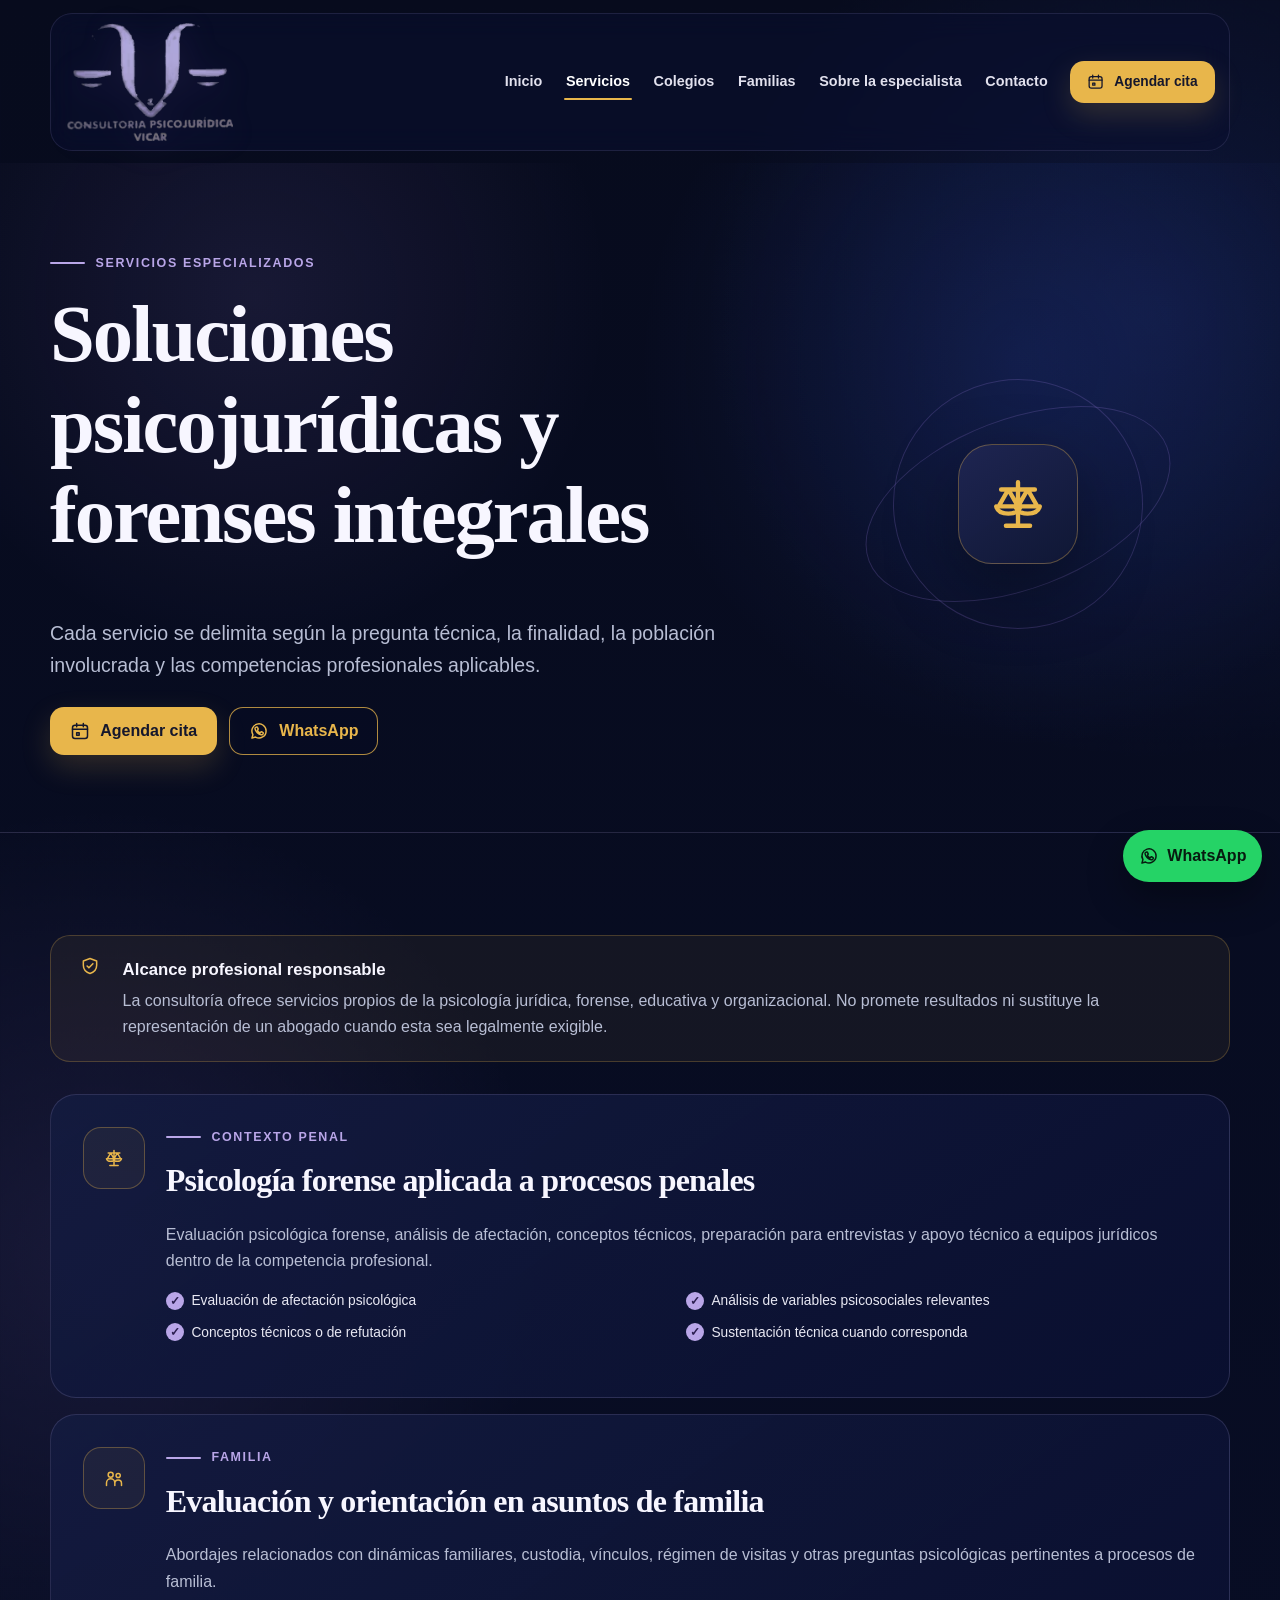
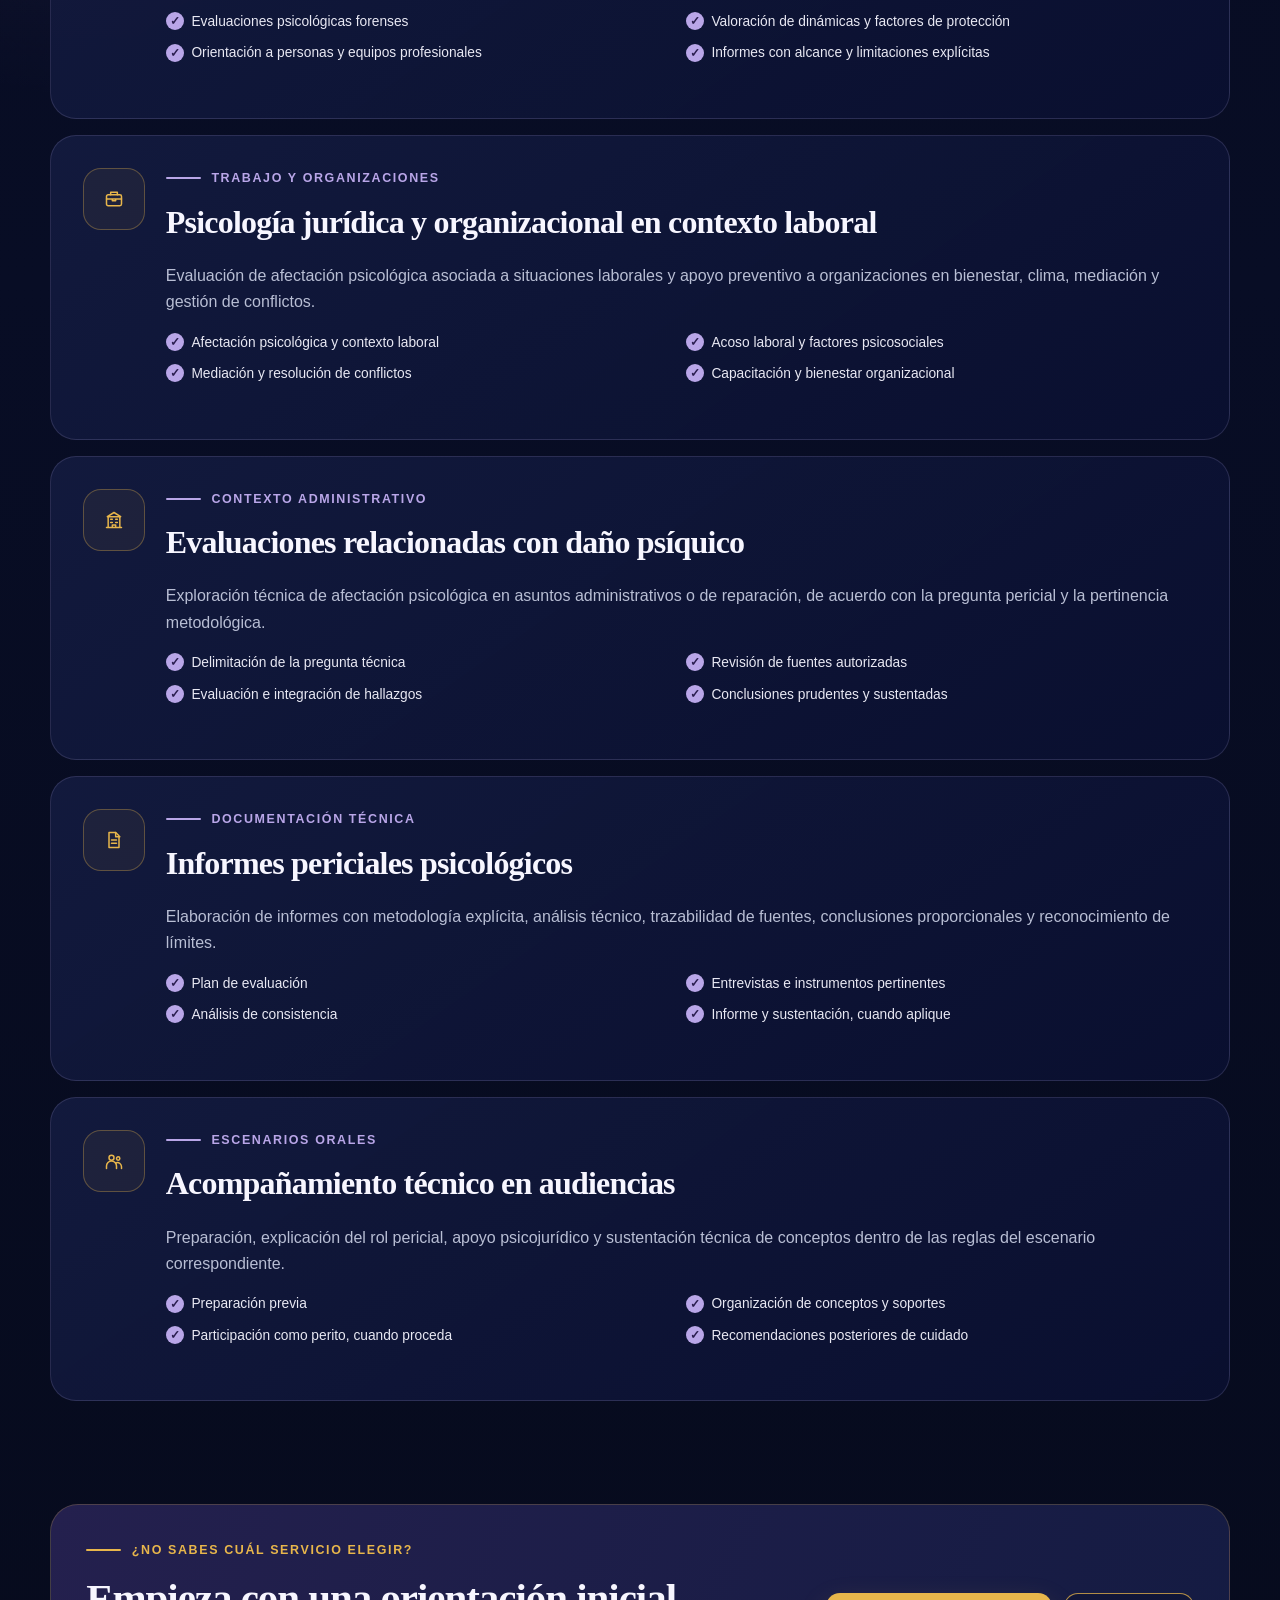
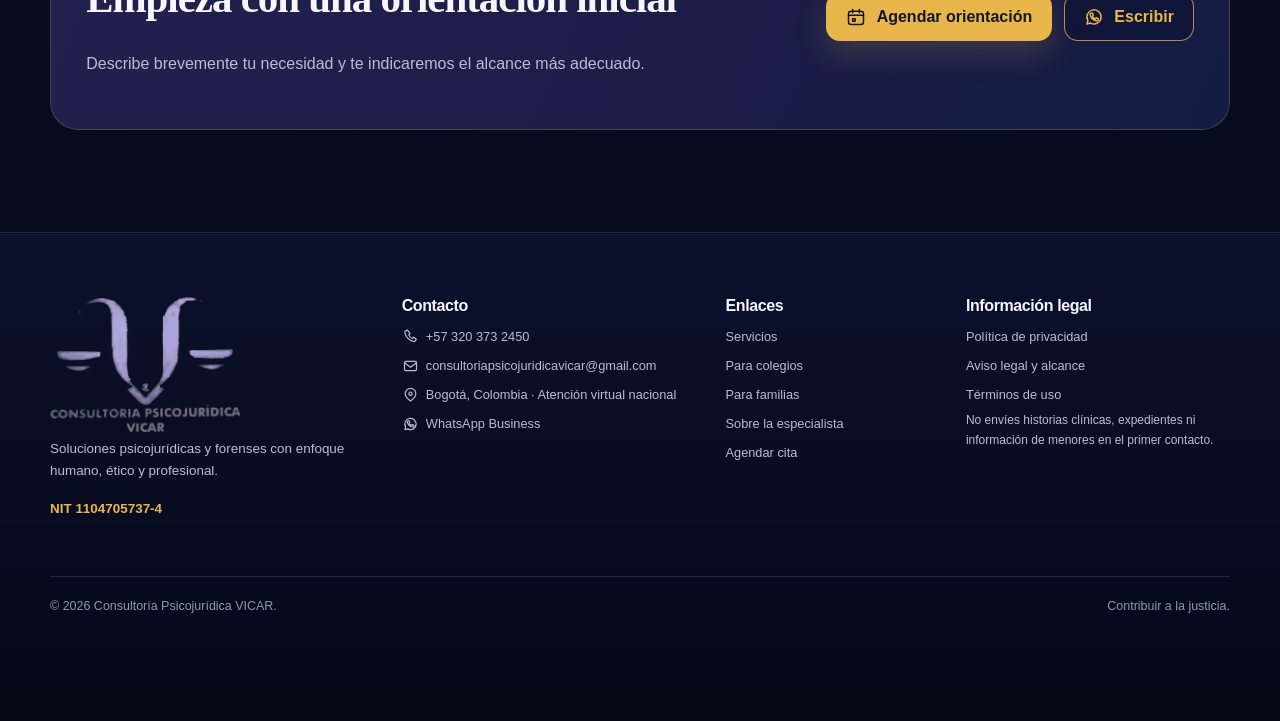
<file: servicios.html>
<!doctype html><html lang="es-CO"><head><meta charset="utf-8">
<meta name="viewport" content="width=device-width, initial-scale=1, viewport-fit=cover">
<meta http-equiv="Cache-Control" content="no-cache, no-store, must-revalidate">
<meta http-equiv="Pragma" content="no-cache">
<meta http-equiv="Expires" content="0">
<title>Servicios psicojurídicos y forenses | VICAR</title>
<meta name="description" content="Conoce los servicios de psicología jurídica y forense, informes periciales, acompañamiento técnico, capacitación y orientación.">
<meta name="robots" content="index,follow,max-image-preview:large">
<meta name="theme-color" content="#080d25">
<link rel="canonical" href="https://vicarpsicojuridica.com/servicios.html">
<link rel="icon" href="favicon.ico" sizes="any">
<link rel="icon" href="./assets/img/favicon-512.png" type="image/png">
<link rel="apple-touch-icon" href="./assets/img/favicon-512.png">
<link rel="manifest" href="site.webmanifest">
<script>document.documentElement.classList.add('js')</script>
<style id="vicar-critical-css">
:root{color-scheme:dark;--vicar-bg:#070b1d;--vicar-text:#f7f6ff;--vicar-gold:#e8b64b}
*{box-sizing:border-box}html{background:var(--vicar-bg)}body{margin:0;background:var(--vicar-bg);color:var(--vicar-text);font-family:Arial,"Segoe UI",sans-serif}img{max-width:100%;height:auto}svg{width:1.25em;height:1.25em;fill:none;stroke:currentColor;stroke-width:1.8;stroke-linecap:round;stroke-linejoin:round}.css-diagnostic{position:fixed;z-index:99999;left:1rem;right:1rem;bottom:1rem;max-width:900px;margin:auto;padding:1rem 1.15rem;border:2px solid var(--vicar-gold);border-radius:14px;color:#16172b;background:#f3cb70;box-shadow:0 15px 40px rgba(0,0,0,.4);font-weight:700}.css-diagnostic code{font-family:Consolas,monospace}
</style>
<link rel="stylesheet" href="./assets/css/vicar-v5-2.css?v=20260807-52">
<meta property="og:type" content="website">
<meta property="og:locale" content="es_CO">
<meta property="og:site_name" content="Consultoría Psicojurídica VICAR">
<meta property="og:title" content="Servicios psicojurídicos y forenses | VICAR">
<meta property="og:description" content="Conoce los servicios de psicología jurídica y forense, informes periciales, acompañamiento técnico, capacitación y orientación.">
<meta property="og:url" content="https://vicarpsicojuridica.com/servicios.html">
<meta property="og:image" content="https://vicarpsicojuridica.com/assets/img/og-vicar.jpg">
<meta name="twitter:card" content="summary_large_image">
<meta name="twitter:title" content="Servicios psicojurídicos y forenses | VICAR">
<meta name="twitter:description" content="Conoce los servicios de psicología jurídica y forense, informes periciales, acompañamiento técnico, capacitación y orientación.">
<meta name="twitter:image" content="https://vicarpsicojuridica.com/assets/img/og-vicar.jpg"></head><body><div class="css-diagnostic" role="alert">No se cargó la hoja visual completa. Verifica que exista <code>assets/css/vicar-v5-2.css</code> y abre esta versión desde el archivo <strong>INICIAR_PREVIA_WINDOWS.bat</strong>.</div><a class="skip-link" href="#contenido">Saltar al contenido principal</a>
<header class="site-header" data-header>
  <div class="container nav-shell">
    <a class="brand" href="index.html" aria-label="Ir al inicio de Consultoría Psicojurídica VICAR">
      <img src="./assets/img/logo-vicar-original.png" alt="Logo original de Consultoría Psicojurídica VICAR">
    </a>
    <button class="nav-toggle" type="button" aria-expanded="false" aria-controls="main-nav" data-nav-toggle><span class="sr-only">Abrir menú</span><svg viewBox="0 0 24 24" aria-hidden="true"><path d="M4 7h16M4 12h16M4 17h16"/></svg></button>
    <nav class="main-nav" id="main-nav" data-nav data-open="false" aria-label="Navegación principal">
      <a href="index.html">Inicio</a><a href="servicios.html" aria-current="page">Servicios</a><a href="colegios.html">Colegios</a><a href="familias.html">Familias</a><a href="perfil.html">Sobre la especialista</a><a href="contacto.html">Contacto</a>
      <a class="btn btn-gold btn-small nav-cta" href="agendar.html"><svg viewBox="0 0 24 24" aria-hidden="true"><rect x="3" y="5" width="18" height="16" rx="3"/><path d="M8 3v4M16 3v4M3 10h18M8 14h3v3H8z"/></svg> Agendar cita</a>
    </nav>
  </div>
</header><main id="contenido"><section class="inner-hero"><div class="container inner-hero-grid"><div><p class="eyebrow">Servicios especializados</p><h1>Soluciones psicojurídicas y forenses integrales</h1><p class="lead">Cada servicio se delimita según la pregunta técnica, la finalidad, la población involucrada y las competencias profesionales aplicables.</p><div class="page-actions"><a class="btn btn-gold" href="agendar.html"><svg viewBox="0 0 24 24" aria-hidden="true"><rect x="3" y="5" width="18" height="16" rx="3"/><path d="M8 3v4M16 3v4M3 10h18M8 14h3v3H8z"/></svg> Agendar cita</a><a class="btn btn-outline-gold" href="https://wa.me/573203732450?text=Hola%2C%20vengo%20desde%20la%20p%C3%A1gina%20web%20de%20VICAR%20y%20quisiera%20recibir%20orientaci%C3%B3n%20sobre%20sus%20servicios." target="_blank" rel="noopener"><svg viewBox="0 0 24 24" aria-hidden="true"><path d="M20.5 11.8a8.5 8.5 0 0 1-12.6 7.5L3.5 20.5l1.2-4.2a8.5 8.5 0 1 1 15.8-4.5Z"/><path d="M8.3 7.7c.3-.5.6-.5.9-.5h.5c.2 0 .4.1.5.4l.8 1.8c.1.3.1.5-.1.7l-.6.8c-.2.2-.2.4 0 .7.5 1 1.4 1.8 2.4 2.4.3.2.5.2.7 0l.8-.9c.2-.2.4-.3.7-.2l1.8.8c.3.1.4.3.4.6v.6c-.1.4-.3.8-.7 1.1-.5.4-1.2.6-1.9.5-1.6-.3-3.2-1.2-4.6-2.5-1.3-1.3-2.3-2.9-2.6-4.5-.1-.7.1-1.3.5-1.8Z"/></svg> WhatsApp</a></div></div><div class="inner-hero-mark"><span><svg viewBox="0 0 24 24" aria-hidden="true"><path d="M12 3v18M5 6h14M8 6 4 13h8L8 6Zm8 0-4 7h8l-4-7Z"/><path d="M3 13c.5 2 2 3 5 3s4.5-1 5-3M11 13c.5 2 2 3 5 3s4.5-1 5-3M7 21h10"/></svg></span><div class="orbit o1"></div><div class="orbit o2"></div></div></div></section>
<section class="section"><div class="container">
  <div class="scope-banner"><svg viewBox="0 0 24 24" aria-hidden="true"><path d="M12 3 20 6v5c0 5-3.3 8.4-8 10-4.7-1.6-8-5-8-10V6l8-3Z"/><path d="m8.5 12 2.2 2.2 4.8-5"/></svg><div><strong>Alcance profesional responsable</strong><p>La consultoría ofrece servicios propios de la psicología jurídica, forense, educativa y organizacional. No promete resultados ni sustituye la representación de un abogado cuando esta sea legalmente exigible.</p></div></div>
  <div class="detailed-services">
    <article id="penal" class="detailed-service"><span><svg viewBox="0 0 24 24" aria-hidden="true"><path d="M12 3v18M5 6h14M8 6 4 13h8L8 6Zm8 0-4 7h8l-4-7Z"/><path d="M3 13c.5 2 2 3 5 3s4.5-1 5-3M11 13c.5 2 2 3 5 3s4.5-1 5-3M7 21h10"/></svg></span><div><p class="eyebrow">Contexto penal</p><h2>Psicología forense aplicada a procesos penales</h2><p>Evaluación psicológica forense, análisis de afectación, conceptos técnicos, preparación para entrevistas y apoyo técnico a equipos jurídicos dentro de la competencia profesional.</p><ul class="check-list"><li>Evaluación de afectación psicológica</li><li>Análisis de variables psicosociales relevantes</li><li>Conceptos técnicos o de refutación</li><li>Sustentación técnica cuando corresponda</li></ul></div></article>
    <article id="familia" class="detailed-service"><span><svg viewBox="0 0 24 24" aria-hidden="true"><circle cx="8" cy="8" r="3"/><circle cx="17" cy="9" r="2.5"/><path d="M3 21v-3a5 5 0 0 1 10 0v3M13 21v-2.5a4 4 0 0 1 8 0V21"/></svg></span><div><p class="eyebrow">Familia</p><h2>Evaluación y orientación en asuntos de familia</h2><p>Abordajes relacionados con dinámicas familiares, custodia, vínculos, régimen de visitas y otras preguntas psicológicas pertinentes a procesos de familia.</p><ul class="check-list"><li>Evaluaciones psicológicas forenses</li><li>Valoración de dinámicas y factores de protección</li><li>Orientación a personas y equipos profesionales</li><li>Informes con alcance y limitaciones explícitas</li></ul></div></article>
    <article id="laboral" class="detailed-service"><span><svg viewBox="0 0 24 24" aria-hidden="true"><rect x="3" y="7" width="18" height="13" rx="2"/><path d="M8 7V4h8v3M3 12h18M10 12v2h4v-2"/></svg></span><div><p class="eyebrow">Trabajo y organizaciones</p><h2>Psicología jurídica y organizacional en contexto laboral</h2><p>Evaluación de afectación psicológica asociada a situaciones laborales y apoyo preventivo a organizaciones en bienestar, clima, mediación y gestión de conflictos.</p><ul class="check-list"><li>Afectación psicológica y contexto laboral</li><li>Acoso laboral y factores psicosociales</li><li>Mediación y resolución de conflictos</li><li>Capacitación y bienestar organizacional</li></ul></div></article>
    <article id="administrativo" class="detailed-service"><span><svg viewBox="0 0 24 24" aria-hidden="true"><path d="M3 21h18M5 21V8h14v13M8 11h2M14 11h2M8 15h2M14 15h2M10 21v-3h4v3M4 8l8-5 8 5"/></svg></span><div><p class="eyebrow">Contexto administrativo</p><h2>Evaluaciones relacionadas con daño psíquico</h2><p>Exploración técnica de afectación psicológica en asuntos administrativos o de reparación, de acuerdo con la pregunta pericial y la pertinencia metodológica.</p><ul class="check-list"><li>Delimitación de la pregunta técnica</li><li>Revisión de fuentes autorizadas</li><li>Evaluación e integración de hallazgos</li><li>Conclusiones prudentes y sustentadas</li></ul></div></article>
    <article id="informes" class="detailed-service"><span><svg viewBox="0 0 24 24" aria-hidden="true"><path d="M6 3h8l4 4v14H6z"/><path d="M14 3v5h5M9 12h6M9 16h6"/></svg></span><div><p class="eyebrow">Documentación técnica</p><h2>Informes periciales psicológicos</h2><p>Elaboración de informes con metodología explícita, análisis técnico, trazabilidad de fuentes, conclusiones proporcionales y reconocimiento de límites.</p><ul class="check-list"><li>Plan de evaluación</li><li>Entrevistas e instrumentos pertinentes</li><li>Análisis de consistencia</li><li>Informe y sustentación, cuando aplique</li></ul></div></article>
    <article id="audiencias" class="detailed-service"><span><svg viewBox="0 0 24 24" aria-hidden="true"><circle cx="9" cy="8" r="3"/><circle cx="17" cy="9" r="2"/><path d="M3 21v-3a6 6 0 0 1 12 0v3M15 14a5 5 0 0 1 6 4.8V21"/></svg></span><div><p class="eyebrow">Escenarios orales</p><h2>Acompañamiento técnico en audiencias</h2><p>Preparación, explicación del rol pericial, apoyo psicojurídico y sustentación técnica de conceptos dentro de las reglas del escenario correspondiente.</p><ul class="check-list"><li>Preparación previa</li><li>Organización de conceptos y soportes</li><li>Participación como perito, cuando proceda</li><li>Recomendaciones posteriores de cuidado</li></ul></div></article>
  </div>
</div></section>
<section class="section compact-cta"><div class="container"><div class="cta-band"><div><p class="eyebrow gold">¿No sabes cuál servicio elegir?</p><h2>Empieza con una orientación inicial</h2><p>Describe brevemente tu necesidad y te indicaremos el alcance más adecuado.</p></div><div><a class="btn btn-gold" href="agendar.html"><svg viewBox="0 0 24 24" aria-hidden="true"><rect x="3" y="5" width="18" height="16" rx="3"/><path d="M8 3v4M16 3v4M3 10h18M8 14h3v3H8z"/></svg> Agendar orientación</a><a class="btn btn-outline-gold" href="https://wa.me/573203732450?text=Hola%2C%20vengo%20desde%20la%20p%C3%A1gina%20web%20de%20VICAR%20y%20quisiera%20recibir%20orientaci%C3%B3n%20sobre%20sus%20servicios." target="_blank" rel="noopener"><svg viewBox="0 0 24 24" aria-hidden="true"><path d="M20.5 11.8a8.5 8.5 0 0 1-12.6 7.5L3.5 20.5l1.2-4.2a8.5 8.5 0 1 1 15.8-4.5Z"/><path d="M8.3 7.7c.3-.5.6-.5.9-.5h.5c.2 0 .4.1.5.4l.8 1.8c.1.3.1.5-.1.7l-.6.8c-.2.2-.2.4 0 .7.5 1 1.4 1.8 2.4 2.4.3.2.5.2.7 0l.8-.9c.2-.2.4-.3.7-.2l1.8.8c.3.1.4.3.4.6v.6c-.1.4-.3.8-.7 1.1-.5.4-1.2.6-1.9.5-1.6-.3-3.2-1.2-4.6-2.5-1.3-1.3-2.3-2.9-2.6-4.5-.1-.7.1-1.3.5-1.8Z"/></svg> Escribir</a></div></div></div></section>
</main><footer class="site-footer">
  <div class="container footer-grid">
    <div class="footer-brand">
      <img src="./assets/img/logo-vicar-original.png" alt="Consultoría Psicojurídica VICAR">
      <p>Soluciones psicojurídicas y forenses con enfoque humano, ético y profesional.</p>
      <p class="nit">NIT 1104705737-4</p>
    </div>
    <div><h2>Contacto</h2><ul class="footer-links contact-list"><li><a href="tel:+573203732450"><svg viewBox="0 0 24 24" aria-hidden="true"><path d="M7 3 4 5c-.5.4-.7 1.1-.5 1.8 1.7 6.5 7 11.8 13.5 13.5.7.2 1.4 0 1.8-.5l2-3-4-3-2 2c-2.5-1-4.5-3-5.5-5.5l2-2-3-4Z"/></svg> +57 320 373 2450</a></li><li><a href="mailto:consultoriapsicojuridicavicar@gmail.com"><svg viewBox="0 0 24 24" aria-hidden="true"><rect x="3" y="5" width="18" height="14" rx="2"/><path d="m3 7 9 7 9-7"/></svg> consultoriapsicojuridicavicar@gmail.com</a></li><li><span><svg viewBox="0 0 24 24" aria-hidden="true"><path d="M20 10c0 5-8 11-8 11S4 15 4 10a8 8 0 1 1 16 0Z"/><circle cx="12" cy="10" r="2.5"/></svg> Bogotá, Colombia · Atención virtual nacional</span></li><li><a href="https://wa.me/573203732450?text=Hola%2C%20vengo%20desde%20la%20p%C3%A1gina%20web%20de%20VICAR%20y%20quisiera%20informaci%C3%B3n%20sobre%20sus%20servicios." target="_blank" rel="noopener"><svg viewBox="0 0 24 24" aria-hidden="true"><path d="M20.5 11.8a8.5 8.5 0 0 1-12.6 7.5L3.5 20.5l1.2-4.2a8.5 8.5 0 1 1 15.8-4.5Z"/><path d="M8.3 7.7c.3-.5.6-.5.9-.5h.5c.2 0 .4.1.5.4l.8 1.8c.1.3.1.5-.1.7l-.6.8c-.2.2-.2.4 0 .7.5 1 1.4 1.8 2.4 2.4.3.2.5.2.7 0l.8-.9c.2-.2.4-.3.7-.2l1.8.8c.3.1.4.3.4.6v.6c-.1.4-.3.8-.7 1.1-.5.4-1.2.6-1.9.5-1.6-.3-3.2-1.2-4.6-2.5-1.3-1.3-2.3-2.9-2.6-4.5-.1-.7.1-1.3.5-1.8Z"/></svg> WhatsApp Business</a></li></ul></div>
    <div><h2>Enlaces</h2><ul class="footer-links"><li><a href="servicios.html">Servicios</a></li><li><a href="colegios.html">Para colegios</a></li><li><a href="familias.html">Para familias</a></li><li><a href="perfil.html">Sobre la especialista</a></li><li><a href="agendar.html">Agendar cita</a></li></ul></div>
    <div><h2>Información legal</h2><ul class="footer-links"><li><a href="politica-de-privacidad.html">Política de privacidad</a></li><li><a href="aviso-legal.html">Aviso legal y alcance</a></li><li><a href="terminos.html">Términos de uso</a></li></ul><p class="legal-note">No envíes historias clínicas, expedientes ni información de menores en el primer contacto.</p></div>
  </div>
  <div class="container footer-bottom"><span>© <span data-year></span> Consultoría Psicojurídica VICAR.</span><span>Contribuir a la justicia.</span></div>
</footer>
<a class="floating-whatsapp" href="https://wa.me/573203732450?text=Hola%2C%20vengo%20desde%20la%20p%C3%A1gina%20web%20de%20VICAR%20y%20quisiera%20informaci%C3%B3n%20sobre%20sus%20servicios." target="_blank" rel="noopener" aria-label="Escribir por WhatsApp"><svg viewBox="0 0 24 24" aria-hidden="true"><path d="M20.5 11.8a8.5 8.5 0 0 1-12.6 7.5L3.5 20.5l1.2-4.2a8.5 8.5 0 1 1 15.8-4.5Z"/><path d="M8.3 7.7c.3-.5.6-.5.9-.5h.5c.2 0 .4.1.5.4l.8 1.8c.1.3.1.5-.1.7l-.6.8c-.2.2-.2.4 0 .7.5 1 1.4 1.8 2.4 2.4.3.2.5.2.7 0l.8-.9c.2-.2.4-.3.7-.2l1.8.8c.3.1.4.3.4.6v.6c-.1.4-.3.8-.7 1.1-.5.4-1.2.6-1.9.5-1.6-.3-3.2-1.2-4.6-2.5-1.3-1.3-2.3-2.9-2.6-4.5-.1-.7.1-1.3.5-1.8Z"/></svg><span>WhatsApp</span></a>
<div class="mobile-action-bar" aria-label="Acciones rápidas"><a href="agendar.html"><svg viewBox="0 0 24 24" aria-hidden="true"><rect x="3" y="5" width="18" height="16" rx="3"/><path d="M8 3v4M16 3v4M3 10h18M8 14h3v3H8z"/></svg><span>Agendar</span></a><a href="https://wa.me/573203732450?text=Hola%2C%20vengo%20desde%20la%20p%C3%A1gina%20web%20de%20VICAR%20y%20quisiera%20informaci%C3%B3n%20sobre%20sus%20servicios." target="_blank" rel="noopener"><svg viewBox="0 0 24 24" aria-hidden="true"><path d="M20.5 11.8a8.5 8.5 0 0 1-12.6 7.5L3.5 20.5l1.2-4.2a8.5 8.5 0 1 1 15.8-4.5Z"/><path d="M8.3 7.7c.3-.5.6-.5.9-.5h.5c.2 0 .4.1.5.4l.8 1.8c.1.3.1.5-.1.7l-.6.8c-.2.2-.2.4 0 .7.5 1 1.4 1.8 2.4 2.4.3.2.5.2.7 0l.8-.9c.2-.2.4-.3.7-.2l1.8.8c.3.1.4.3.4.6v.6c-.1.4-.3.8-.7 1.1-.5.4-1.2.6-1.9.5-1.6-.3-3.2-1.2-4.6-2.5-1.3-1.3-2.3-2.9-2.6-4.5-.1-.7.1-1.3.5-1.8Z"/></svg><span>WhatsApp</span></a></div>
<script src="./assets/js/vicar-v5-2.js?v=20260807-52" defer></script></body></html>
</file>
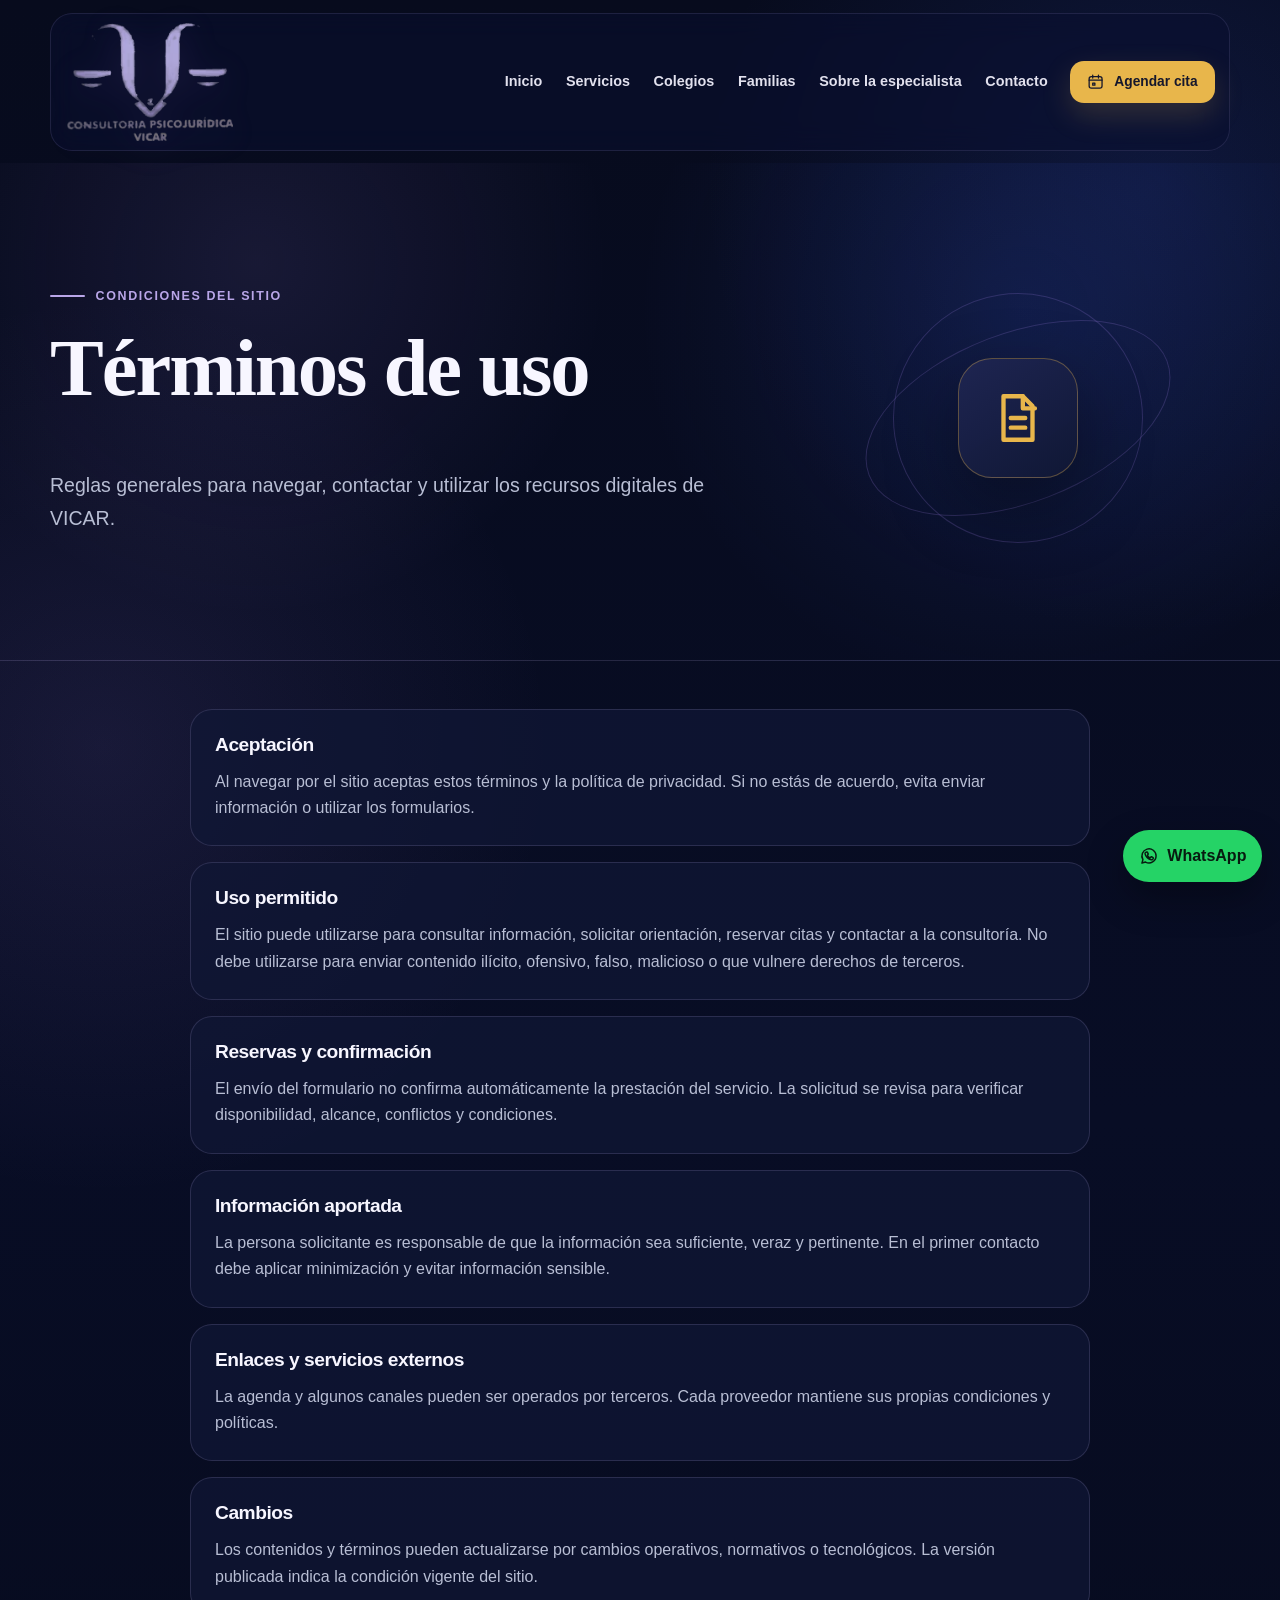
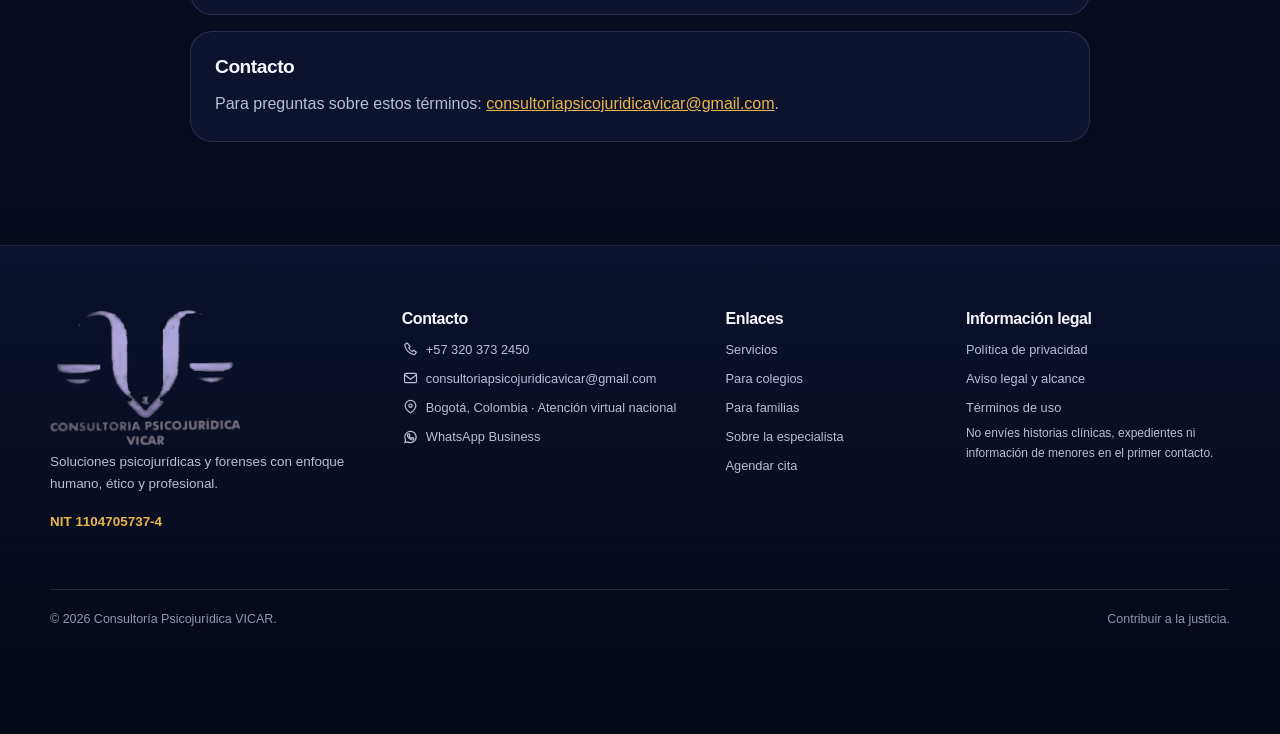
<file: terminos.html>
<!doctype html><html lang="es-CO"><head><meta charset="utf-8">
<meta name="viewport" content="width=device-width, initial-scale=1, viewport-fit=cover">
<meta http-equiv="Cache-Control" content="no-cache, no-store, must-revalidate">
<meta http-equiv="Pragma" content="no-cache">
<meta http-equiv="Expires" content="0">
<title>Términos de uso | VICAR</title>
<meta name="description" content="Términos de uso del sitio web de Consultoría Psicojurídica VICAR.">
<meta name="robots" content="index,follow,max-image-preview:large">
<meta name="theme-color" content="#080d25">
<link rel="canonical" href="https://vicarpsicojuridica.com/terminos.html">
<link rel="icon" href="favicon.ico" sizes="any">
<link rel="icon" href="./assets/img/favicon-512.png" type="image/png">
<link rel="apple-touch-icon" href="./assets/img/favicon-512.png">
<link rel="manifest" href="site.webmanifest">
<script>document.documentElement.classList.add('js')</script>
<style id="vicar-critical-css">
:root{color-scheme:dark;--vicar-bg:#070b1d;--vicar-text:#f7f6ff;--vicar-gold:#e8b64b}
*{box-sizing:border-box}html{background:var(--vicar-bg)}body{margin:0;background:var(--vicar-bg);color:var(--vicar-text);font-family:Arial,"Segoe UI",sans-serif}img{max-width:100%;height:auto}svg{width:1.25em;height:1.25em;fill:none;stroke:currentColor;stroke-width:1.8;stroke-linecap:round;stroke-linejoin:round}.css-diagnostic{position:fixed;z-index:99999;left:1rem;right:1rem;bottom:1rem;max-width:900px;margin:auto;padding:1rem 1.15rem;border:2px solid var(--vicar-gold);border-radius:14px;color:#16172b;background:#f3cb70;box-shadow:0 15px 40px rgba(0,0,0,.4);font-weight:700}.css-diagnostic code{font-family:Consolas,monospace}
</style>
<link rel="stylesheet" href="./assets/css/vicar-v5-2.css?v=20260807-52">
<meta property="og:type" content="website">
<meta property="og:locale" content="es_CO">
<meta property="og:site_name" content="Consultoría Psicojurídica VICAR">
<meta property="og:title" content="Términos de uso | VICAR">
<meta property="og:description" content="Términos de uso del sitio web de Consultoría Psicojurídica VICAR.">
<meta property="og:url" content="https://vicarpsicojuridica.com/terminos.html">
<meta property="og:image" content="https://vicarpsicojuridica.com/assets/img/og-vicar.jpg">
<meta name="twitter:card" content="summary_large_image">
<meta name="twitter:title" content="Términos de uso | VICAR">
<meta name="twitter:description" content="Términos de uso del sitio web de Consultoría Psicojurídica VICAR.">
<meta name="twitter:image" content="https://vicarpsicojuridica.com/assets/img/og-vicar.jpg"></head><body><div class="css-diagnostic" role="alert">No se cargó la hoja visual completa. Verifica que exista <code>assets/css/vicar-v5-2.css</code> y abre esta versión desde el archivo <strong>INICIAR_PREVIA_WINDOWS.bat</strong>.</div><a class="skip-link" href="#contenido">Saltar al contenido principal</a>
<header class="site-header" data-header>
  <div class="container nav-shell">
    <a class="brand" href="index.html" aria-label="Ir al inicio de Consultoría Psicojurídica VICAR">
      <img src="./assets/img/logo-vicar-original.png" alt="Logo original de Consultoría Psicojurídica VICAR">
    </a>
    <button class="nav-toggle" type="button" aria-expanded="false" aria-controls="main-nav" data-nav-toggle><span class="sr-only">Abrir menú</span><svg viewBox="0 0 24 24" aria-hidden="true"><path d="M4 7h16M4 12h16M4 17h16"/></svg></button>
    <nav class="main-nav" id="main-nav" data-nav data-open="false" aria-label="Navegación principal">
      <a href="index.html">Inicio</a><a href="servicios.html">Servicios</a><a href="colegios.html">Colegios</a><a href="familias.html">Familias</a><a href="perfil.html">Sobre la especialista</a><a href="contacto.html">Contacto</a>
      <a class="btn btn-gold btn-small nav-cta" href="agendar.html"><svg viewBox="0 0 24 24" aria-hidden="true"><rect x="3" y="5" width="18" height="16" rx="3"/><path d="M8 3v4M16 3v4M3 10h18M8 14h3v3H8z"/></svg> Agendar cita</a>
    </nav>
  </div>
</header><main id="contenido"><section class="inner-hero"><div class="container inner-hero-grid"><div><p class="eyebrow">Condiciones del sitio</p><h1>Términos de uso</h1><p class="lead">Reglas generales para navegar, contactar y utilizar los recursos digitales de VICAR.</p></div><div class="inner-hero-mark"><span><svg viewBox="0 0 24 24" aria-hidden="true"><path d="M6 3h8l4 4v14H6z"/><path d="M14 3v5h5M9 12h6M9 16h6"/></svg></span><div class="orbit o1"></div><div class="orbit o2"></div></div></div></section>
<section class="section legal-section"><div class="container legal-content single">
<article class="legal-card"><h2>Aceptación</h2><p>Al navegar por el sitio aceptas estos términos y la política de privacidad. Si no estás de acuerdo, evita enviar información o utilizar los formularios.</p></article>
<article class="legal-card"><h2>Uso permitido</h2><p>El sitio puede utilizarse para consultar información, solicitar orientación, reservar citas y contactar a la consultoría. No debe utilizarse para enviar contenido ilícito, ofensivo, falso, malicioso o que vulnere derechos de terceros.</p></article>
<article class="legal-card"><h2>Reservas y confirmación</h2><p>El envío del formulario no confirma automáticamente la prestación del servicio. La solicitud se revisa para verificar disponibilidad, alcance, conflictos y condiciones.</p></article>
<article class="legal-card"><h2>Información aportada</h2><p>La persona solicitante es responsable de que la información sea suficiente, veraz y pertinente. En el primer contacto debe aplicar minimización y evitar información sensible.</p></article>
<article class="legal-card"><h2>Enlaces y servicios externos</h2><p>La agenda y algunos canales pueden ser operados por terceros. Cada proveedor mantiene sus propias condiciones y políticas.</p></article>
<article class="legal-card"><h2>Cambios</h2><p>Los contenidos y términos pueden actualizarse por cambios operativos, normativos o tecnológicos. La versión publicada indica la condición vigente del sitio.</p></article>
<article class="legal-card"><h2>Contacto</h2><p>Para preguntas sobre estos términos: <a href="mailto:consultoriapsicojuridicavicar@gmail.com">consultoriapsicojuridicavicar@gmail.com</a>.</p></article>
</div></section></main><footer class="site-footer">
  <div class="container footer-grid">
    <div class="footer-brand">
      <img src="./assets/img/logo-vicar-original.png" alt="Consultoría Psicojurídica VICAR">
      <p>Soluciones psicojurídicas y forenses con enfoque humano, ético y profesional.</p>
      <p class="nit">NIT 1104705737-4</p>
    </div>
    <div><h2>Contacto</h2><ul class="footer-links contact-list"><li><a href="tel:+573203732450"><svg viewBox="0 0 24 24" aria-hidden="true"><path d="M7 3 4 5c-.5.4-.7 1.1-.5 1.8 1.7 6.5 7 11.8 13.5 13.5.7.2 1.4 0 1.8-.5l2-3-4-3-2 2c-2.5-1-4.5-3-5.5-5.5l2-2-3-4Z"/></svg> +57 320 373 2450</a></li><li><a href="mailto:consultoriapsicojuridicavicar@gmail.com"><svg viewBox="0 0 24 24" aria-hidden="true"><rect x="3" y="5" width="18" height="14" rx="2"/><path d="m3 7 9 7 9-7"/></svg> consultoriapsicojuridicavicar@gmail.com</a></li><li><span><svg viewBox="0 0 24 24" aria-hidden="true"><path d="M20 10c0 5-8 11-8 11S4 15 4 10a8 8 0 1 1 16 0Z"/><circle cx="12" cy="10" r="2.5"/></svg> Bogotá, Colombia · Atención virtual nacional</span></li><li><a href="https://wa.me/573203732450?text=Hola%2C%20vengo%20desde%20la%20p%C3%A1gina%20web%20de%20VICAR%20y%20quisiera%20informaci%C3%B3n%20sobre%20sus%20servicios." target="_blank" rel="noopener"><svg viewBox="0 0 24 24" aria-hidden="true"><path d="M20.5 11.8a8.5 8.5 0 0 1-12.6 7.5L3.5 20.5l1.2-4.2a8.5 8.5 0 1 1 15.8-4.5Z"/><path d="M8.3 7.7c.3-.5.6-.5.9-.5h.5c.2 0 .4.1.5.4l.8 1.8c.1.3.1.5-.1.7l-.6.8c-.2.2-.2.4 0 .7.5 1 1.4 1.8 2.4 2.4.3.2.5.2.7 0l.8-.9c.2-.2.4-.3.7-.2l1.8.8c.3.1.4.3.4.6v.6c-.1.4-.3.8-.7 1.1-.5.4-1.2.6-1.9.5-1.6-.3-3.2-1.2-4.6-2.5-1.3-1.3-2.3-2.9-2.6-4.5-.1-.7.1-1.3.5-1.8Z"/></svg> WhatsApp Business</a></li></ul></div>
    <div><h2>Enlaces</h2><ul class="footer-links"><li><a href="servicios.html">Servicios</a></li><li><a href="colegios.html">Para colegios</a></li><li><a href="familias.html">Para familias</a></li><li><a href="perfil.html">Sobre la especialista</a></li><li><a href="agendar.html">Agendar cita</a></li></ul></div>
    <div><h2>Información legal</h2><ul class="footer-links"><li><a href="politica-de-privacidad.html">Política de privacidad</a></li><li><a href="aviso-legal.html">Aviso legal y alcance</a></li><li><a href="terminos.html">Términos de uso</a></li></ul><p class="legal-note">No envíes historias clínicas, expedientes ni información de menores en el primer contacto.</p></div>
  </div>
  <div class="container footer-bottom"><span>© <span data-year></span> Consultoría Psicojurídica VICAR.</span><span>Contribuir a la justicia.</span></div>
</footer>
<a class="floating-whatsapp" href="https://wa.me/573203732450?text=Hola%2C%20vengo%20desde%20la%20p%C3%A1gina%20web%20de%20VICAR%20y%20quisiera%20informaci%C3%B3n%20sobre%20sus%20servicios." target="_blank" rel="noopener" aria-label="Escribir por WhatsApp"><svg viewBox="0 0 24 24" aria-hidden="true"><path d="M20.5 11.8a8.5 8.5 0 0 1-12.6 7.5L3.5 20.5l1.2-4.2a8.5 8.5 0 1 1 15.8-4.5Z"/><path d="M8.3 7.7c.3-.5.6-.5.9-.5h.5c.2 0 .4.1.5.4l.8 1.8c.1.3.1.5-.1.7l-.6.8c-.2.2-.2.4 0 .7.5 1 1.4 1.8 2.4 2.4.3.2.5.2.7 0l.8-.9c.2-.2.4-.3.7-.2l1.8.8c.3.1.4.3.4.6v.6c-.1.4-.3.8-.7 1.1-.5.4-1.2.6-1.9.5-1.6-.3-3.2-1.2-4.6-2.5-1.3-1.3-2.3-2.9-2.6-4.5-.1-.7.1-1.3.5-1.8Z"/></svg><span>WhatsApp</span></a>
<div class="mobile-action-bar" aria-label="Acciones rápidas"><a href="agendar.html"><svg viewBox="0 0 24 24" aria-hidden="true"><rect x="3" y="5" width="18" height="16" rx="3"/><path d="M8 3v4M16 3v4M3 10h18M8 14h3v3H8z"/></svg><span>Agendar</span></a><a href="https://wa.me/573203732450?text=Hola%2C%20vengo%20desde%20la%20p%C3%A1gina%20web%20de%20VICAR%20y%20quisiera%20informaci%C3%B3n%20sobre%20sus%20servicios." target="_blank" rel="noopener"><svg viewBox="0 0 24 24" aria-hidden="true"><path d="M20.5 11.8a8.5 8.5 0 0 1-12.6 7.5L3.5 20.5l1.2-4.2a8.5 8.5 0 1 1 15.8-4.5Z"/><path d="M8.3 7.7c.3-.5.6-.5.9-.5h.5c.2 0 .4.1.5.4l.8 1.8c.1.3.1.5-.1.7l-.6.8c-.2.2-.2.4 0 .7.5 1 1.4 1.8 2.4 2.4.3.2.5.2.7 0l.8-.9c.2-.2.4-.3.7-.2l1.8.8c.3.1.4.3.4.6v.6c-.1.4-.3.8-.7 1.1-.5.4-1.2.6-1.9.5-1.6-.3-3.2-1.2-4.6-2.5-1.3-1.3-2.3-2.9-2.6-4.5-.1-.7.1-1.3.5-1.8Z"/></svg><span>WhatsApp</span></a></div>
<script src="./assets/js/vicar-v5-2.js?v=20260807-52" defer></script></body></html>
</file>
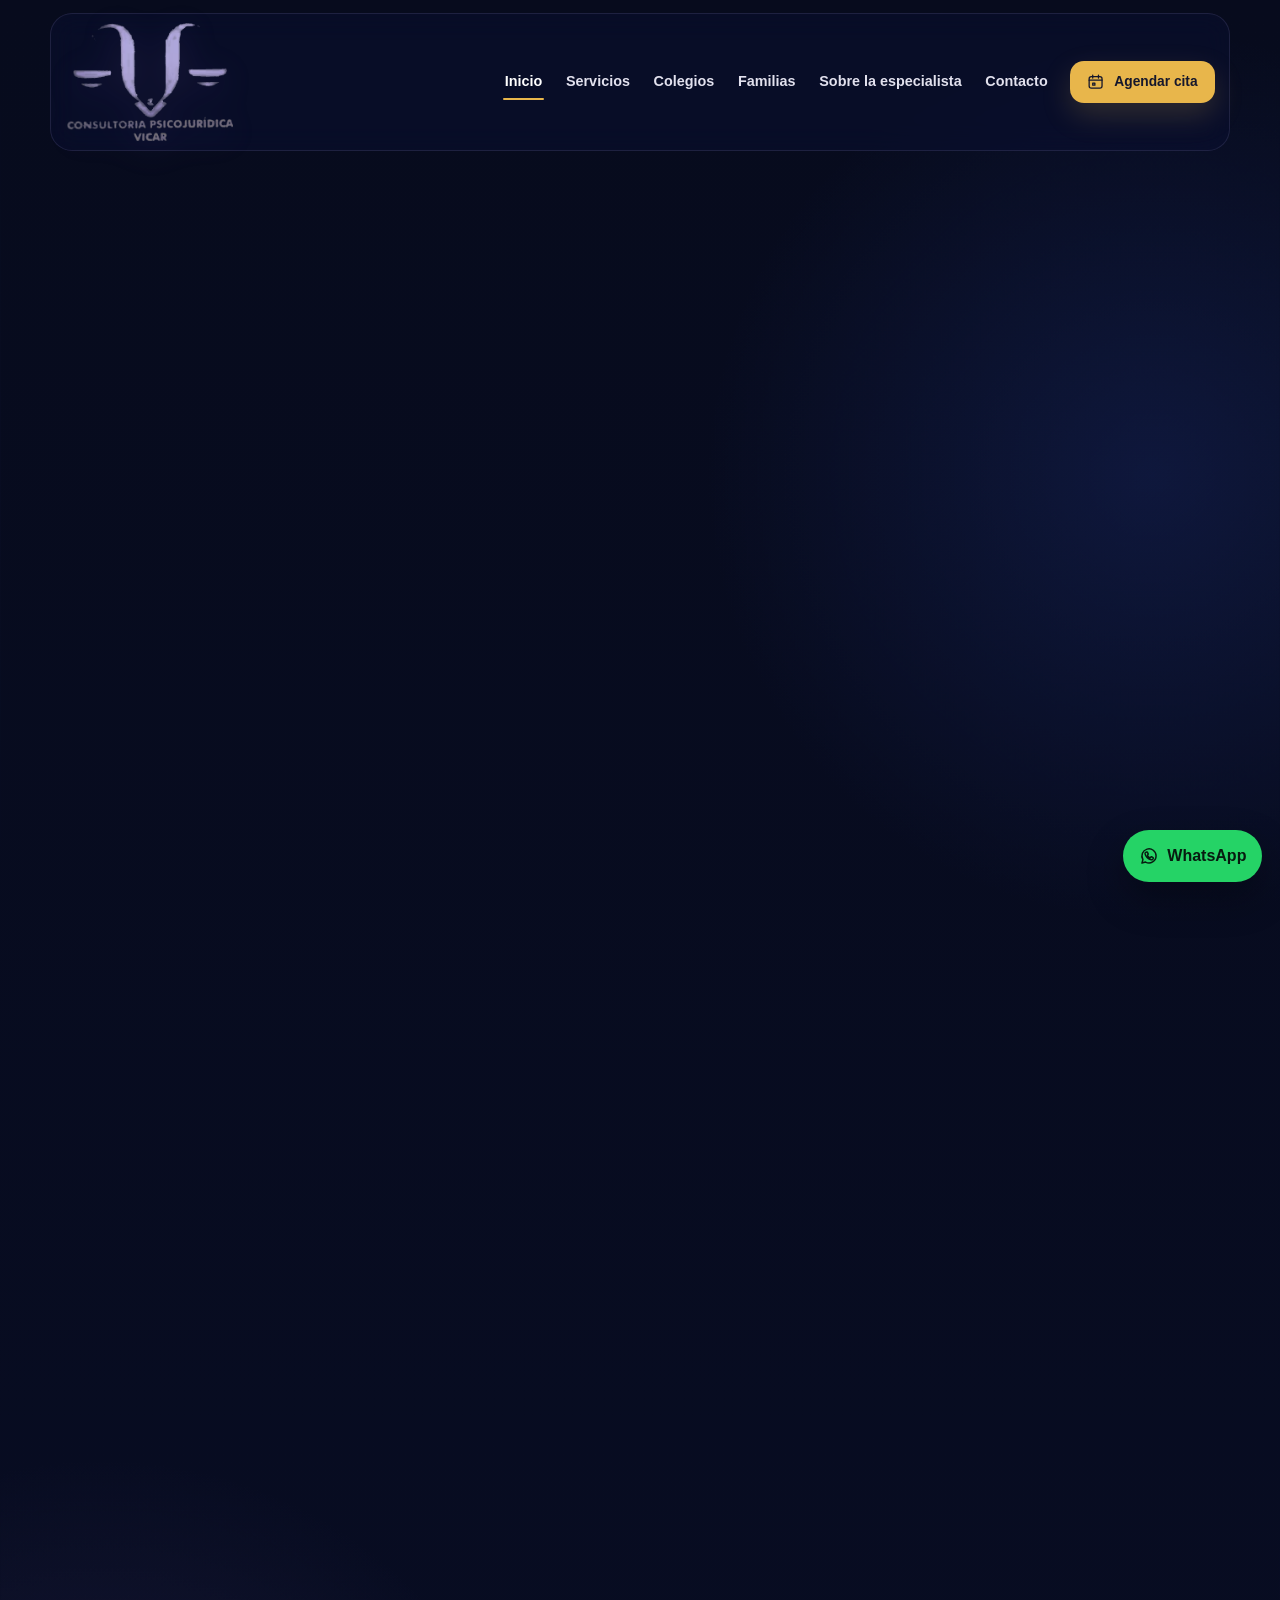
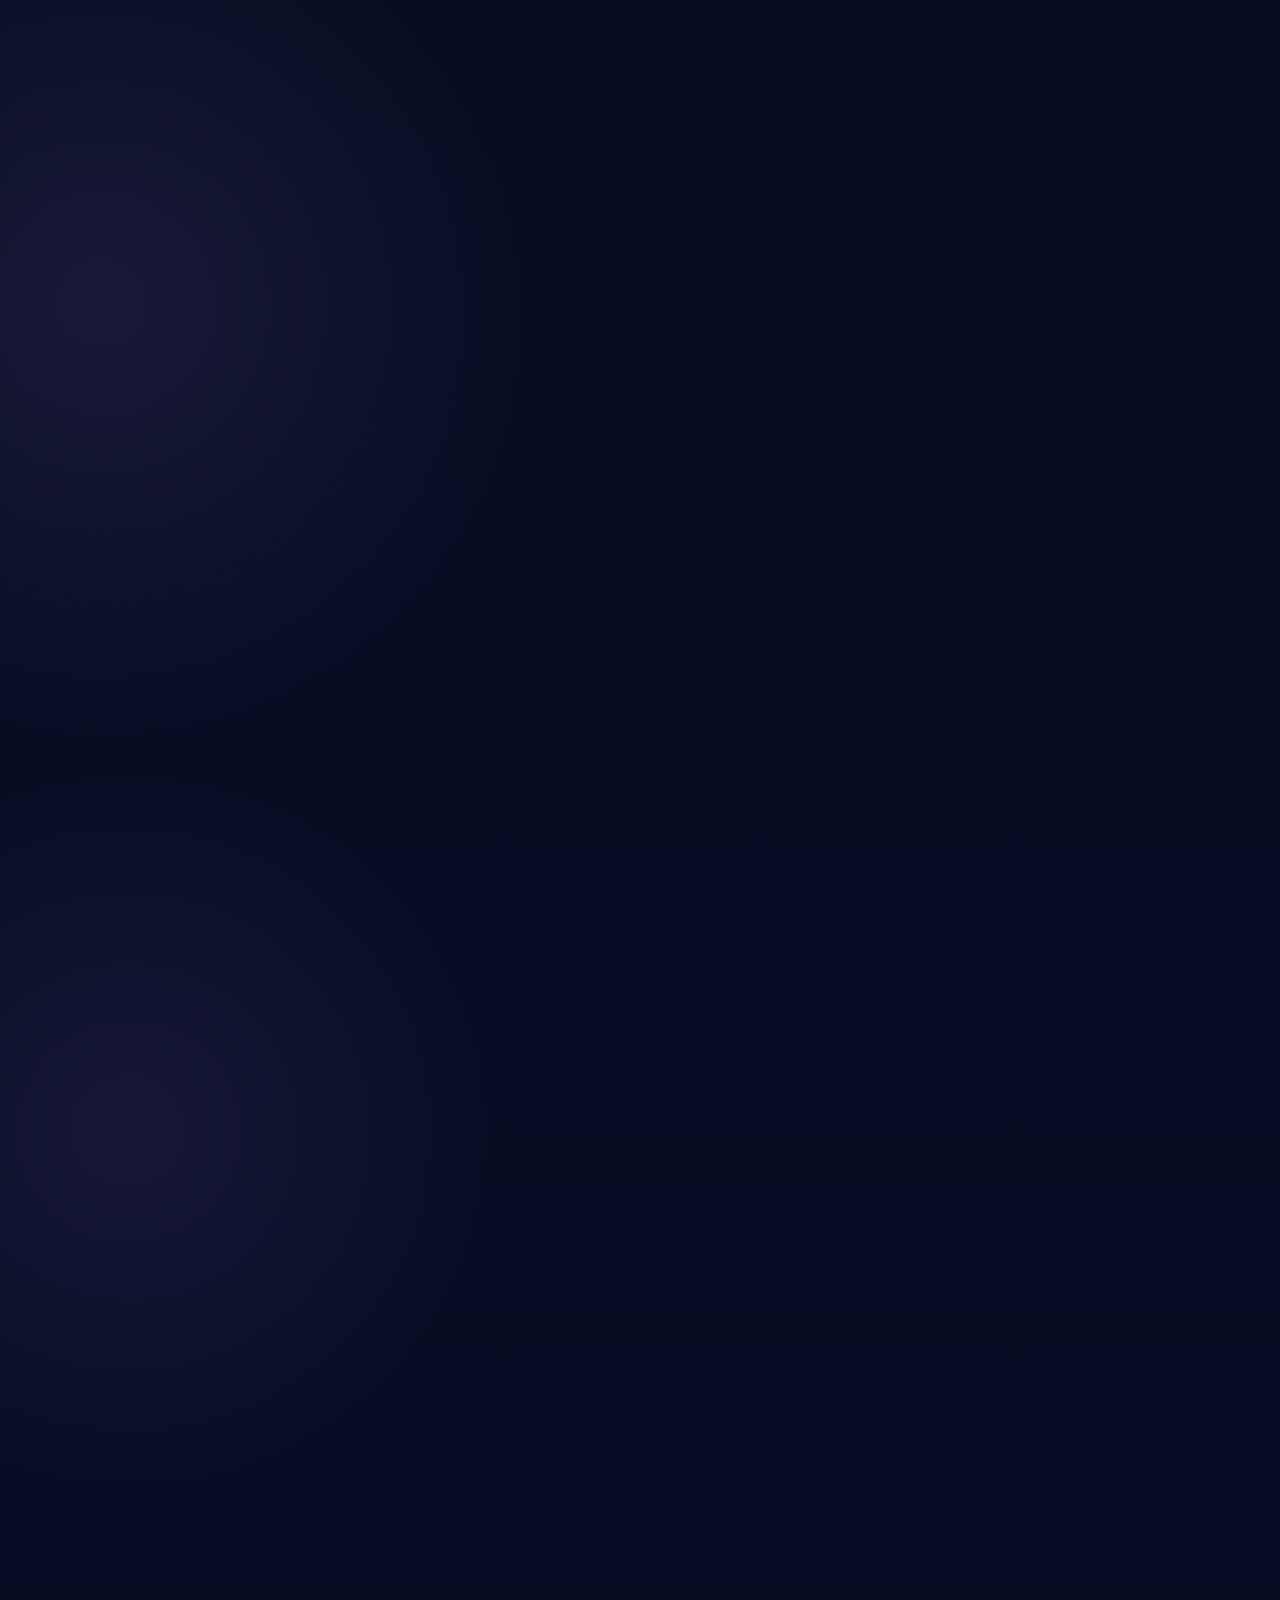
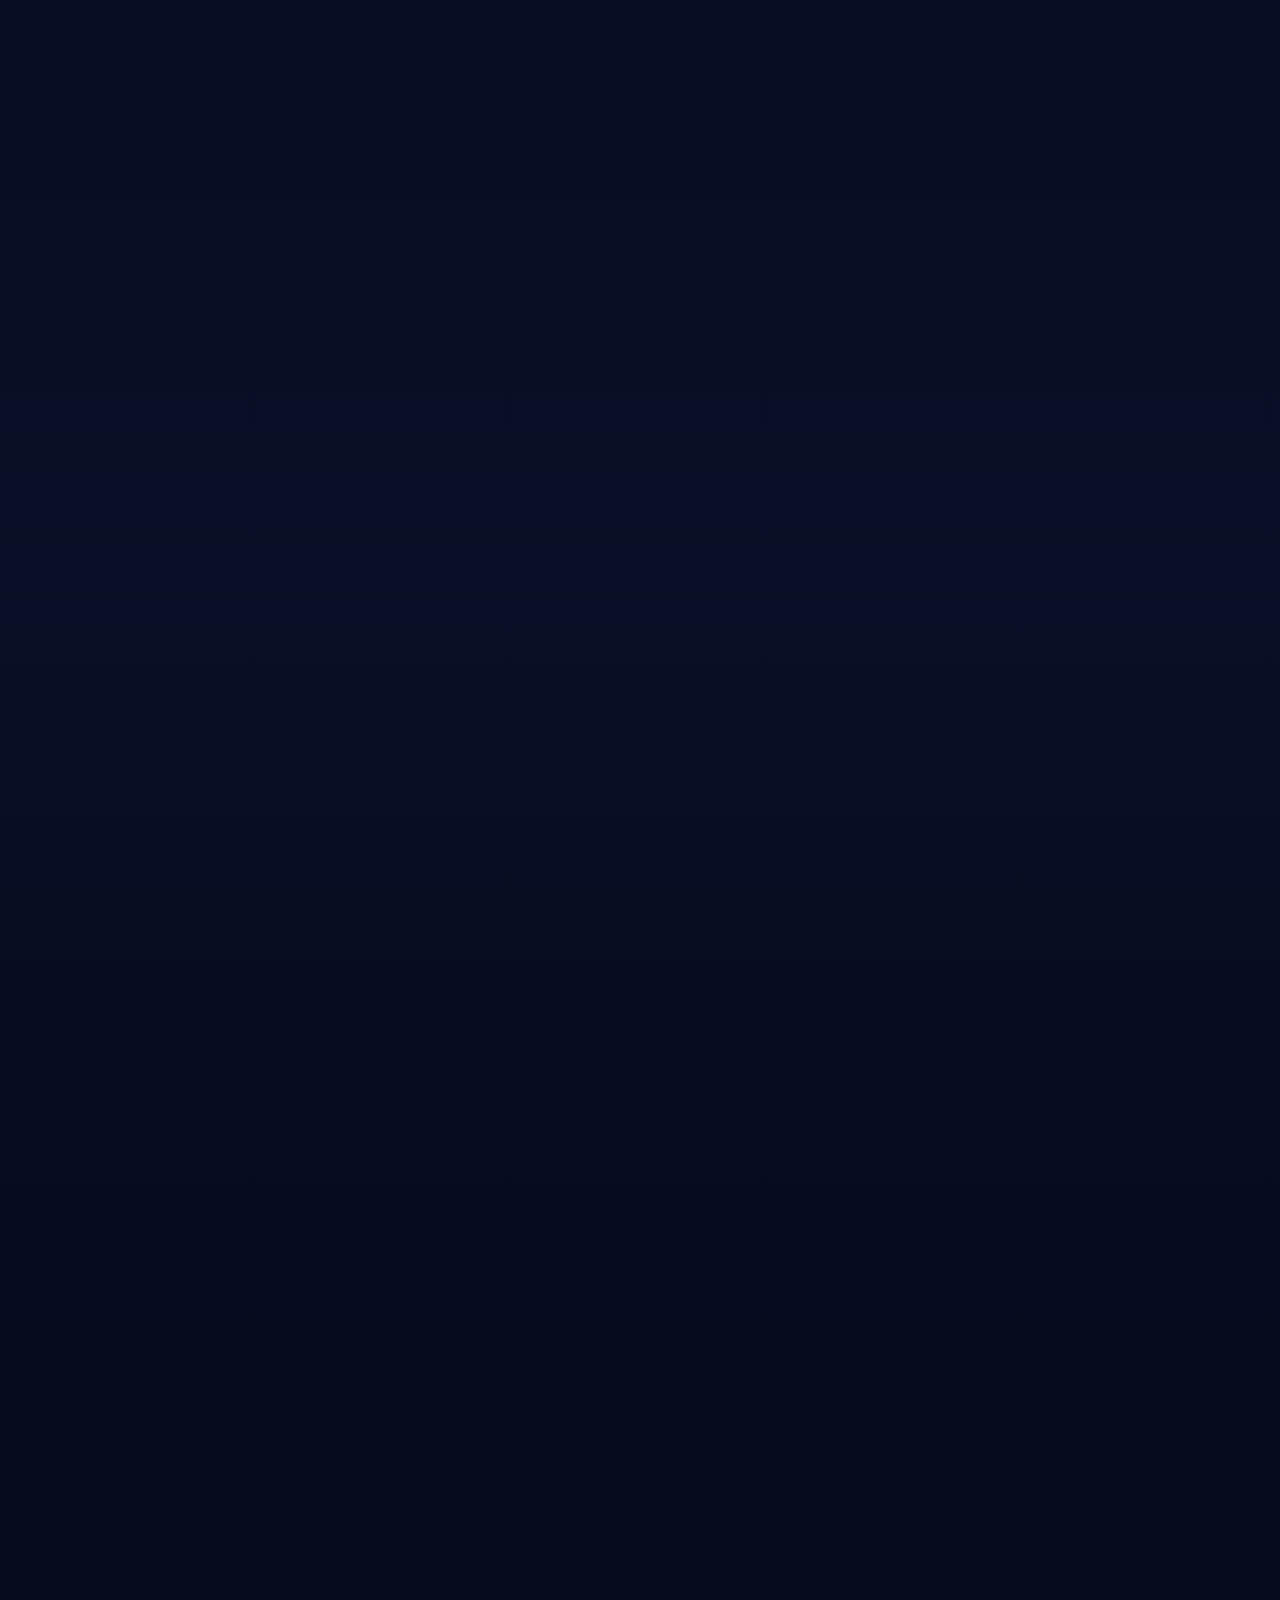
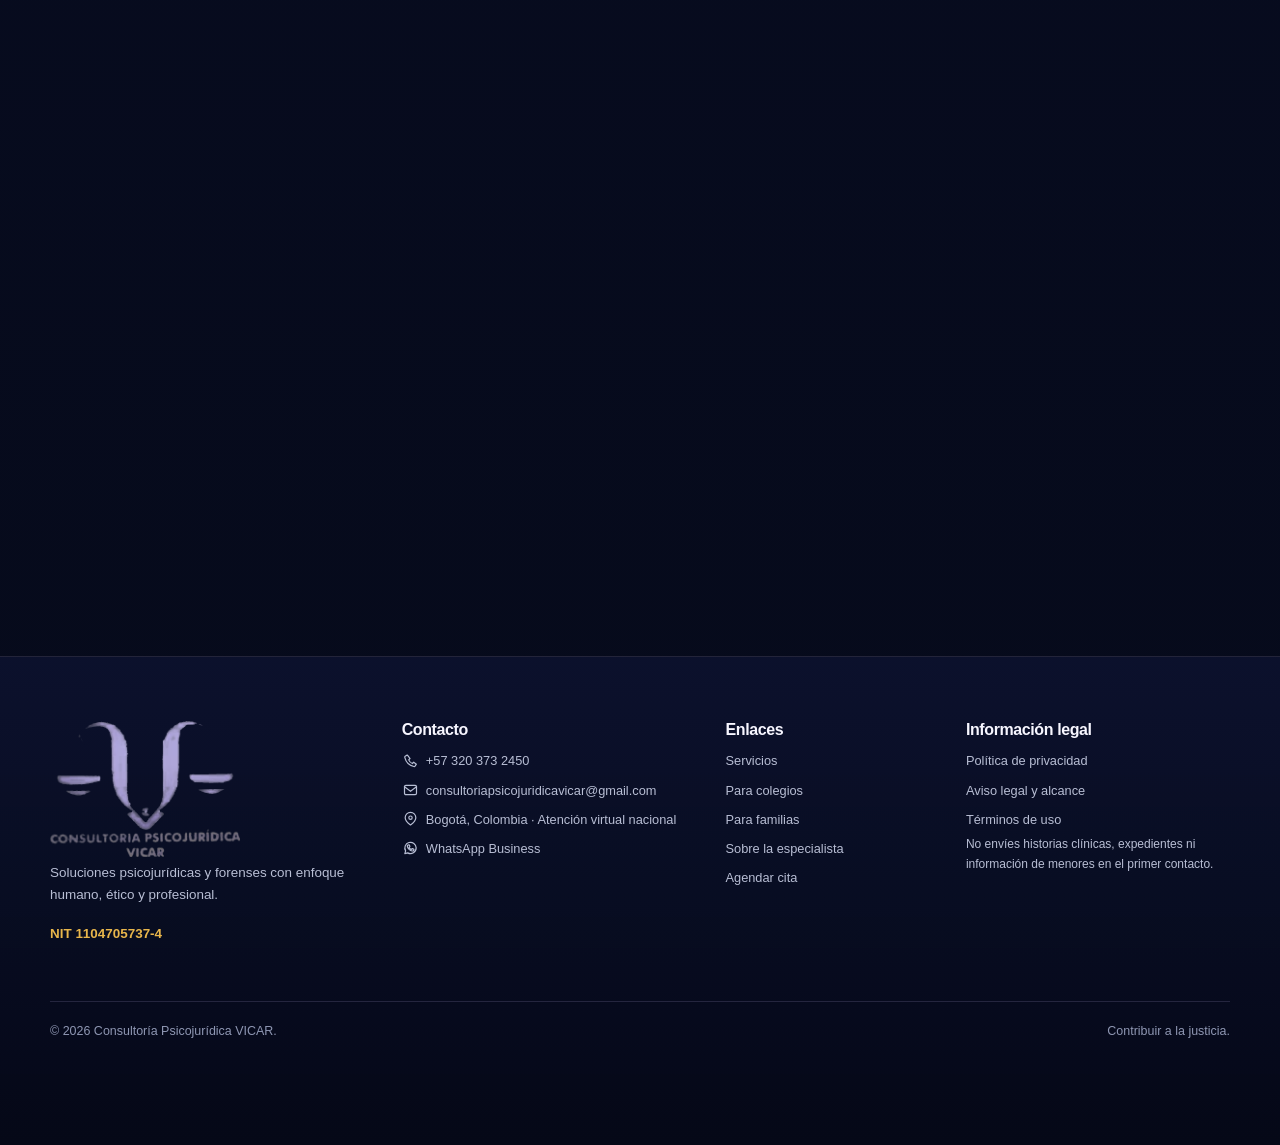
<file: VISTA_PREVIA_LOCAL.html>
<!doctype html><html lang="es-CO"><head><meta charset="utf-8"><meta http-equiv="refresh" content="0; url=index.html?v=5.2"><title>Vista previa VICAR V5.2</title><style>html{background:#070b1d;color:#fff;font-family:Arial,sans-serif}a{color:#e8b64b}</style></head><body><p><a href="index.html?v=5.2">Abrir sitio VICAR V5.2</a></p></body></html>
</file>
<file: assets/css/vicar-v5-2.css>
:root{
  --bg:#070b1d;--bg-2:#0a1030;--surface:#101735;--surface-2:#171d42;--surface-3:#202653;
  --text:#f7f6ff;--muted:#b8bed4;--muted-2:#8f97b3;--line:rgba(190,181,233,.16);
  --purple:#9376d5;--purple-light:#b9a6e8;--purple-dark:#5a3e96;--royal:#3557d7;
  --gold:#e8b64b;--gold-hover:#f3cb70;--gold-deep:#c99329;--wa:#25d366;--wa-hover:#1eaf55;
  --danger:#ff8d8d;--radius:26px;--radius-sm:18px;--shadow:0 26px 70px rgba(0,0,0,.34);
  --max:1180px;--serif:Georgia,'Times New Roman',serif;--sans:Inter,'Segoe UI',Roboto,Arial,sans-serif;
}
*{box-sizing:border-box}html{scroll-behavior:smooth;overflow-x:clip}body{margin:0;color:var(--text);font-family:var(--sans);background:
radial-gradient(circle at 90% 8%,rgba(53,87,215,.16),transparent 28rem),radial-gradient(circle at 8% 32%,rgba(147,118,213,.12),transparent 28rem),linear-gradient(180deg,var(--bg),#080d25 48%,#060a1a);line-height:1.65;overflow-x:clip}img{max-width:100%;display:block}a{color:inherit}button,input,select,textarea{font:inherit}button{cursor:pointer}svg{width:1.25em;height:1.25em;fill:none;stroke:currentColor;stroke-width:1.8;stroke-linecap:round;stroke-linejoin:round}.container{width:min(calc(100% - 2rem),var(--max));margin-inline:auto}.section{padding:clamp(4.5rem,8vw,7.5rem) 0}.section-dark{position:relative}.alt-section{background:linear-gradient(180deg,rgba(16,23,53,.55),rgba(16,23,53,.2));border-block:1px solid var(--line)}h1,h2,h3{margin:0 0 .7em;line-height:1.12}h1,h2{font-family:var(--serif);font-weight:700;letter-spacing:-.025em}h1{font-size:clamp(2.9rem,7vw,5.9rem)}h2{font-size:clamp(2.15rem,4vw,3.5rem)}h3{font-size:clamp(1.08rem,1.8vw,1.35rem)}p{margin:.35rem 0 1rem;color:var(--muted)}.lead{font-size:clamp(1.05rem,1.8vw,1.22rem);max-width:64ch}.lead-sm{font-size:clamp(1.02rem,1.5vw,1.14rem)}.eyebrow{display:flex;align-items:center;gap:.65rem;margin:0 0 1rem;color:var(--purple-light);font-size:.78rem;font-weight:850;letter-spacing:.13em;text-transform:uppercase}.eyebrow:before{content:"";width:2.2rem;height:2px;border-radius:2px;background:currentColor}.eyebrow.gold{color:var(--gold)}.center{text-align:center}.section-heading{max-width:780px;margin-bottom:2.6rem}.section-heading.center{margin-inline:auto}.section-heading.center .eyebrow{justify-content:center}.section-heading p:last-child{font-size:1.02rem}.skip-link{position:fixed;top:.5rem;left:.5rem;z-index:9999;transform:translateY(-150%);padding:.75rem 1rem;border-radius:.75rem;color:#111;background:var(--gold);font-weight:800}.skip-link:focus{transform:none}.sr-only{position:absolute;width:1px;height:1px;padding:0;margin:-1px;overflow:hidden;clip:rect(0,0,0,0);white-space:nowrap;border:0}
.site-header{position:sticky;top:0;z-index:100;padding:.8rem 0;transition:.25s ease}.site-header.scrolled{background:rgba(5,9,26,.86);backdrop-filter:blur(18px);border-bottom:1px solid var(--line);box-shadow:0 12px 30px rgba(0,0,0,.2)}.nav-shell{display:flex;align-items:center;justify-content:space-between;gap:1rem;padding:.55rem .9rem .55rem 1rem;border:1px solid rgba(185,166,232,.13);border-radius:22px;background:rgba(10,16,48,.54);backdrop-filter:blur(14px)}.brand{display:flex;align-items:center;flex:0 0 auto}.brand img{width:clamp(112px,13vw,166px);height:auto;filter:drop-shadow(0 8px 16px rgba(147,118,213,.18))}.main-nav{display:flex;align-items:center;gap:clamp(.65rem,1.6vw,1.55rem)}.main-nav>a:not(.btn){position:relative;padding:.7rem .1rem;text-decoration:none;color:#e2e1ee;font-size:.9rem;font-weight:650}.main-nav>a:not(.btn):after{content:"";position:absolute;left:0;right:100%;bottom:.32rem;height:2px;border-radius:2px;background:var(--gold);transition:.2s ease}.main-nav>a:not(.btn):hover:after,.main-nav>a[aria-current="page"]:after{right:0}.main-nav>a:not(.btn):hover,.main-nav>a[aria-current="page"]{color:#fff}.nav-toggle{display:none;width:46px;height:46px;border:1px solid var(--line);border-radius:14px;color:#fff;background:var(--surface)}.nav-toggle svg{width:24px}.btn{display:inline-flex;align-items:center;justify-content:center;gap:.65rem;min-height:48px;padding:.82rem 1.18rem;border:1px solid transparent;border-radius:14px;text-decoration:none;font-weight:850;line-height:1.1;transition:transform .2s ease,background .2s ease,border-color .2s ease,color .2s ease,box-shadow .2s ease}.btn:hover{transform:translateY(-2px)}.btn:focus-visible,a:focus-visible,button:focus-visible,input:focus-visible,select:focus-visible,textarea:focus-visible,summary:focus-visible{outline:3px solid rgba(232,182,75,.6);outline-offset:3px}.btn-small{min-height:42px;padding:.7rem 1rem;font-size:.86rem}.btn-gold{color:#15172c;background:var(--gold);box-shadow:0 12px 30px rgba(232,182,75,.18)}.btn-gold:hover{background:var(--gold-hover);box-shadow:0 16px 34px rgba(232,182,75,.28)}.btn-outline-gold{color:var(--gold);border-color:rgba(232,182,75,.75);background:rgba(8,13,37,.35)}.btn-outline-gold:hover{color:#16172b;background:var(--gold);border-color:var(--gold)}.btn-purple{color:#fff;background:linear-gradient(135deg,#6f54b5,#9376d5);box-shadow:0 12px 28px rgba(111,84,181,.24)}.btn-purple:hover{background:linear-gradient(135deg,#8064c5,#a68be2)}.btn-whatsapp{color:#071b10;background:var(--wa)}.btn-whatsapp:hover{background:#38e477}.btn.full{width:100%}.text-link{display:inline-flex;align-items:center;gap:.5rem;color:var(--gold);text-decoration:none;font-weight:800}.text-link:hover{color:var(--gold-hover)}.text-link svg{transition:transform .2s}.text-link:hover svg{transform:translateX(4px)}
.hero{padding:clamp(1.6rem,4vw,3.5rem) 0 0}.hero:before{content:"";position:absolute;inset:-10rem 0 auto;z-index:-1;height:45rem;background:radial-gradient(circle at 70% 15%,rgba(147,118,213,.14),transparent 24rem)}.hero-grid{display:grid;grid-template-columns:.93fr 1.07fr;gap:clamp(2rem,5vw,5rem);align-items:center}.hero-copy{padding-block:2rem}.hero h1 span,.hero h1 strong{display:block}.hero h1 strong{color:var(--gold);font-size:.83em}.hero-subtitle{font-family:var(--serif);font-size:clamp(1.45rem,2.7vw,2.15rem);color:#f2f0fb;line-height:1.18}.hero-subtitle em{color:var(--gold);font-style:normal}.hero-actions{display:flex;flex-wrap:wrap;gap:.8rem;margin:1.65rem 0}.privacy-inline{display:flex;gap:.7rem;align-items:flex-start;max-width:640px;padding:1rem 1.1rem;border:1px solid rgba(185,166,232,.14);border-radius:16px;color:#c9cbe0;background:rgba(16,23,53,.52);font-size:.84rem}.privacy-inline svg{flex:0 0 20px;color:var(--purple-light)}.hero-media{position:relative;min-height:390px;border:1px solid rgba(185,166,232,.14);border-radius:34px;overflow:hidden;box-shadow:var(--shadow);background:var(--surface)}.hero-media>img{width:100%;height:100%;min-height:390px;object-fit:cover}.hero-media:after{content:"";position:absolute;inset:0;background:linear-gradient(90deg,rgba(7,11,29,.58),transparent 35%,transparent 70%,rgba(7,11,29,.25)),linear-gradient(0deg,rgba(7,11,29,.28),transparent 48%)}.hero-glow{position:absolute;z-index:2;right:-8%;bottom:-25%;width:70%;height:55%;border:3px solid rgba(147,118,213,.35);border-radius:50%;filter:blur(1px);transform:rotate(-9deg)}.hero-badge{position:absolute;z-index:3;left:1rem;bottom:1rem;display:flex;gap:.75rem;align-items:center;padding:.8rem 1rem;border:1px solid rgba(255,255,255,.18);border-radius:16px;background:rgba(7,11,29,.74);backdrop-filter:blur(14px)}.hero-badge>span{display:grid;place-items:center;width:42px;height:42px;border-radius:13px;color:var(--gold);background:rgba(232,182,75,.12)}.hero-badge strong,.hero-badge small{display:block}.hero-badge small{color:var(--muted);font-size:.75rem}.trust-strip{display:grid;grid-template-columns:repeat(4,1fr);margin-top:2.5rem;border:1px solid var(--line);border-radius:22px;background:linear-gradient(90deg,rgba(16,23,53,.9),rgba(26,29,67,.9));overflow:hidden;box-shadow:0 18px 42px rgba(0,0,0,.22)}.trust-strip>div{display:flex;align-items:center;gap:.85rem;padding:1rem 1.2rem;border-right:1px solid var(--line)}.trust-strip>div:last-child{border:0}.trust-strip svg{flex:0 0 30px;width:30px;color:var(--gold)}.trust-strip>div:last-child svg{color:var(--wa)}.trust-strip b,.trust-strip small{display:block}.trust-strip b{font-size:.88rem}.trust-strip small{font-size:.75rem;color:var(--muted)}
.priority-grid{display:grid;grid-template-columns:1fr 1fr;gap:1.1rem}.priority-card{position:relative;display:grid;grid-template-columns:1.14fr .86fr;min-height:470px;overflow:hidden;border:1px solid rgba(185,166,232,.18);border-radius:30px;background:linear-gradient(135deg,rgba(66,48,106,.86),rgba(20,27,64,.94));box-shadow:0 22px 54px rgba(0,0,0,.25)}.priority-card.schools-card{background:linear-gradient(135deg,rgba(42,48,107,.88),rgba(18,25,59,.96))}.priority-copy{position:relative;z-index:2;padding:2rem 0 1.8rem 2rem}.priority-copy h3{font-family:var(--serif);font-size:clamp(1.65rem,2.4vw,2.25rem)}.priority-copy p{font-size:.91rem}.service-number{position:absolute;right:.8rem;top:.5rem;color:rgba(255,255,255,.06);font-family:var(--serif);font-size:6.5rem;line-height:1;font-weight:900}.round-icon{display:grid;place-items:center;width:54px;height:54px;margin-bottom:1rem;border:1px solid rgba(255,255,255,.18);border-radius:50%;color:#442b7f;background:var(--purple-light)}.round-icon svg{width:26px}.check-list{list-style:none;padding:0;margin:1rem 0 1.3rem;display:grid;gap:.55rem}.check-list li{position:relative;padding-left:1.6rem;color:#e8e8f3;font-size:.86rem}.check-list li:before{content:"✓";position:absolute;left:0;top:.08rem;display:grid;place-items:center;width:18px;height:18px;border-radius:50%;color:#291d4e;background:var(--purple-light);font-size:.72rem;font-weight:900}.priority-image{position:relative;height:100%;min-height:470px}.priority-image:before{content:"";position:absolute;z-index:1;inset:0;background:linear-gradient(90deg,#352653 0,rgba(34,29,71,.7) 12%,transparent 68%),linear-gradient(0deg,rgba(7,11,29,.4),transparent 50%)}.schools-card .priority-image:before{background:linear-gradient(90deg,#222a64 0,rgba(25,32,75,.62) 14%,transparent 68%),linear-gradient(0deg,rgba(7,11,29,.4),transparent 50%)}.priority-image img{width:100%;height:100%;object-fit:cover}
.profile-home{background:radial-gradient(circle at 10% 50%,rgba(147,118,213,.1),transparent 23rem)}.profile-grid{display:grid;grid-template-columns:.75fr 1.25fr;gap:clamp(2.5rem,5vw,5rem);align-items:center}.profile-photo{position:relative;min-height:620px;display:flex;align-items:flex-end;justify-content:center;overflow:hidden;border:1px solid rgba(185,166,232,.18);border-radius:36px;background:radial-gradient(circle at 50% 28%,rgba(147,118,213,.32),transparent 17rem),linear-gradient(160deg,#171d42,#0c1230);box-shadow:var(--shadow)}.profile-photo:after{content:"";position:absolute;inset:0;background:linear-gradient(0deg,rgba(7,11,29,.72),transparent 38%)}.profile-photo img{position:relative;z-index:1;width:100%;height:100%;min-height:620px;object-fit:cover;object-position:center top;mix-blend-mode:normal}.portrait-orbit{position:absolute;inset:8% 6% 22%;border:1px solid rgba(185,166,232,.28);border-radius:50%;transform:rotate(-13deg)}.profile-name{position:absolute;z-index:3;left:1.2rem;right:1.2rem;bottom:1.2rem;padding:1rem 1.1rem;border:1px solid rgba(255,255,255,.14);border-radius:18px;background:rgba(7,11,29,.78);backdrop-filter:blur(14px)}.profile-name strong,.profile-name span{display:block}.profile-name span{color:var(--gold);font-size:.82rem}.profile-card-grid{display:grid;grid-template-columns:1fr 1fr;gap:.9rem;margin:1.7rem 0}.profile-card-grid article{padding:1.3rem;border:1px solid var(--line);border-radius:20px;background:linear-gradient(145deg,rgba(23,29,66,.88),rgba(13,19,49,.88));transition:.2s}.profile-card-grid article:hover{transform:translateY(-4px);border-color:rgba(185,166,232,.32)}.profile-card-grid h3{margin:.75rem 0 .35rem}.profile-card-grid p{font-size:.84rem;margin:0}.mini-icon{display:grid;place-items:center;width:42px;height:42px;border-radius:13px;color:var(--purple-light);background:rgba(147,118,213,.13)}
.services-section{background:linear-gradient(180deg,rgba(7,11,29,0),rgba(16,23,53,.28),rgba(7,11,29,0))}.service-grid{display:grid;grid-template-columns:repeat(3,1fr);gap:1rem}.service-card{position:relative;min-height:280px;padding:1.55rem;border:1px solid var(--line);border-radius:22px;background:linear-gradient(145deg,rgba(20,27,64,.94),rgba(10,16,48,.96));transition:.22s;overflow:hidden}.service-card:before{content:"";position:absolute;top:0;left:0;width:100%;height:3px;background:linear-gradient(90deg,var(--purple),var(--gold));opacity:.72}.service-card:hover{transform:translateY(-6px);border-color:rgba(232,182,75,.32);box-shadow:0 22px 48px rgba(0,0,0,.24)}.service-card>span{display:grid;place-items:center;width:52px;height:52px;border:1px solid rgba(232,182,75,.35);border-radius:50%;color:var(--gold);background:rgba(232,182,75,.06)}.service-card h3{font-family:var(--serif);margin:1.1rem 0 .55rem}.service-card p{font-size:.88rem}.service-card a{position:absolute;left:1.55rem;bottom:1.4rem;display:flex;align-items:center;gap:.45rem;color:var(--gold);text-decoration:none;font-size:.82rem;font-weight:850}
.booking-panel{display:grid;grid-template-columns:.9fr 1.08fr .74fr;gap:1rem;padding:1.25rem;border:1px solid rgba(185,166,232,.2);border-radius:32px;background:linear-gradient(135deg,rgba(39,29,78,.94),rgba(16,23,53,.96));box-shadow:var(--shadow)}.booking-panel>*{padding:1.45rem;border:1px solid var(--line);border-radius:24px;background:rgba(7,11,29,.36)}.large-icon{display:grid;place-items:center;width:60px;height:60px;border-radius:18px;color:#302151;background:var(--purple-light)}.booking-intro h2{font-size:clamp(2rem,3.2vw,3rem)}.booking-trust{display:flex;flex-wrap:wrap;gap:.65rem;margin-top:1.2rem}.booking-trust span{display:flex;align-items:center;gap:.35rem;color:#d8d8e8;font-size:.78rem}.booking-trust svg{color:var(--gold)}label{display:block;margin-bottom:.35rem;color:#e9e8f2;font-size:.82rem;font-weight:750}input,select,textarea{width:100%;min-height:48px;padding:.75rem .85rem;border:1px solid rgba(185,166,232,.22);border-radius:12px;color:#fff;background:#0b1231}textarea{min-height:130px;resize:vertical}input::placeholder,textarea::placeholder{color:#777f9f}.quick-booking{display:grid;align-content:center;gap:1rem}.two-fields{display:grid;grid-template-columns:1fr 1fr;gap:.8rem}.form-note{font-size:.74rem;margin:0}.whatsapp-card{display:flex;flex-direction:column;justify-content:center;text-align:center}.wa-icon{display:grid;place-items:center;width:60px;height:60px;margin:0 auto 1rem;border-radius:50%;color:#071b10;background:var(--wa)}.whatsapp-card strong{display:block;margin:.45rem 0 1rem;color:#fff;font-size:1.2rem}.faq-grid{display:grid;grid-template-columns:.78fr 1.22fr;gap:3rem}.accordion{display:grid;gap:.75rem}.accordion details{border:1px solid var(--line);border-radius:18px;background:rgba(16,23,53,.72)}.accordion summary{position:relative;padding:1.15rem 3rem 1.15rem 1.2rem;list-style:none;color:#fff;font-weight:800;cursor:pointer}.accordion summary::-webkit-details-marker{display:none}.accordion summary:after{content:"+";position:absolute;right:1.2rem;top:.92rem;display:grid;place-items:center;width:30px;height:30px;border-radius:10px;color:#241a42;background:var(--purple-light);font-size:1.25rem}.accordion details[open] summary:after{content:"−"}.accordion details p{padding:0 1.2rem 1.15rem;margin:0;font-size:.9rem}
.inner-hero{padding:clamp(3rem,7vw,6rem) 0 clamp(3rem,6vw,5rem);border-bottom:1px solid var(--line);background:radial-gradient(circle at 80% 30%,rgba(53,87,215,.15),transparent 24rem),radial-gradient(circle at 20% 20%,rgba(147,118,213,.12),transparent 22rem)}.inner-hero-grid{display:grid;grid-template-columns:1.25fr .75fr;gap:3rem;align-items:center}.inner-hero h1{font-size:clamp(2.8rem,6.3vw,5.5rem);max-width:16ch}.page-actions{display:flex;flex-wrap:wrap;gap:.75rem;margin-top:1.6rem}.inner-hero-mark{position:relative;display:grid;place-items:center;min-height:330px}.inner-hero-mark>span{position:relative;z-index:2;display:grid;place-items:center;width:120px;height:120px;border:1px solid rgba(232,182,75,.35);border-radius:34px;color:var(--gold);background:linear-gradient(145deg,rgba(32,38,83,.94),rgba(16,23,53,.96));box-shadow:var(--shadow)}.inner-hero-mark svg{width:58px;height:58px}.orbit{position:absolute;border:1px solid rgba(147,118,213,.24);border-radius:50%}.orbit.o1{width:250px;height:250px;transform:rotate(13deg)}.orbit.o2{width:320px;height:170px;transform:rotate(-21deg)}.scope-banner{display:flex;gap:1rem;align-items:flex-start;padding:1.25rem 1.35rem;margin-bottom:2rem;border:1px solid rgba(232,182,75,.24);border-radius:20px;background:rgba(232,182,75,.06)}.scope-banner.large{margin:0}.scope-banner>svg{flex:0 0 34px;width:34px;color:var(--gold)}.scope-banner strong{font-size:1.05rem}.scope-banner p{margin:.25rem 0 0}.detailed-services{display:grid;gap:1rem}.detailed-service{display:grid;grid-template-columns:auto 1fr;gap:1.3rem;padding:2rem;border:1px solid var(--line);border-radius:26px;background:linear-gradient(145deg,rgba(20,27,64,.9),rgba(10,16,48,.94));scroll-margin-top:7rem}.detailed-service>span{display:grid;place-items:center;width:62px;height:62px;border:1px solid rgba(232,182,75,.32);border-radius:18px;color:var(--gold);background:rgba(232,182,75,.06)}.detailed-service h2{font-size:clamp(1.65rem,2.5vw,2.45rem)}.detailed-service .check-list{grid-template-columns:1fr 1fr}.compact-cta{padding-top:0}.cta-band{display:flex;justify-content:space-between;gap:2rem;align-items:center;padding:2.2rem;border:1px solid rgba(232,182,75,.22);border-radius:28px;background:linear-gradient(115deg,#24204e,#141b42)}.cta-band h2{font-size:clamp(2rem,3.2vw,3rem)}.cta-band>div:last-child{display:flex;gap:.75rem;flex-wrap:wrap}.split-feature{display:grid;grid-template-columns:.8fr 1.2fr;gap:3rem;align-items:center}.split-feature.reverse{grid-template-columns:1.2fr .8fr}.feature-image{position:relative;min-height:560px;border:1px solid var(--line);border-radius:34px;overflow:hidden;box-shadow:var(--shadow)}.feature-image img{width:100%;height:100%;min-height:560px;object-fit:cover}.feature-image:after{content:"";position:absolute;inset:0;background:linear-gradient(0deg,rgba(7,11,29,.62),transparent 48%)}.image-caption{position:absolute;z-index:2;left:1.1rem;bottom:1.1rem;padding:.75rem 1rem;border-radius:14px;color:#11152b;background:var(--gold);font-weight:850}.topic-grid{display:grid;grid-template-columns:1fr 1fr;gap:.8rem;margin-top:1.4rem}.topic-grid article{padding:1.1rem;border:1px solid var(--line);border-radius:18px;background:rgba(16,23,53,.75)}.topic-grid article>span{display:grid;place-items:center;width:38px;height:38px;border-radius:11px;color:var(--purple-light);background:rgba(147,118,213,.12)}.topic-grid h3{font-size:1rem;margin:.7rem 0 .3rem}.topic-grid p{font-size:.82rem;margin:0}.module-grid{display:grid;grid-template-columns:repeat(3,1fr);gap:1rem}.module-grid.four{grid-template-columns:repeat(4,1fr)}.module-grid article{position:relative;padding:1.5rem;border:1px solid var(--line);border-radius:22px;background:rgba(16,23,53,.8)}.module-grid b{display:block;color:rgba(232,182,75,.18);font-family:var(--serif);font-size:3.2rem;line-height:1}.module-grid h3{margin:.4rem 0}.module-grid p{font-size:.86rem;margin:0}.process-grid{display:grid;grid-template-columns:1.2fr .8fr;gap:3rem;align-items:start}.step-list{list-style:none;padding:0;margin:1.5rem 0;display:grid;gap:.8rem}.step-list li{display:flex;gap:1rem;padding:1rem;border:1px solid var(--line);border-radius:18px;background:rgba(16,23,53,.66)}.step-list li>span{display:grid;place-items:center;width:42px;height:42px;flex:0 0 42px;border-radius:13px;color:#1b1632;background:var(--gold);font-weight:900}.step-list strong{display:block}.step-list p{margin:.2rem 0 0;font-size:.84rem}.quote-card{position:sticky;top:7rem;padding:2rem;border:1px solid rgba(185,166,232,.2);border-radius:26px;background:linear-gradient(145deg,#272052,#151b42)}.quote-card>span{display:grid;place-items:center;width:64px;height:64px;border-radius:20px;color:#2b1e50;background:var(--purple-light)}.quote-card h3{margin:1rem 0;font-family:var(--serif);font-size:1.8rem}.school-grid .service-card{min-height:230px}.school-grid .service-card p{margin-bottom:0}
.profile-page-grid{display:grid;grid-template-columns:.74fr 1.26fr;gap:3rem;align-items:start}.profile-aside{position:sticky;top:7rem;display:grid;gap:1rem}.portrait-card{overflow:hidden;border:1px solid var(--line);border-radius:30px;background:linear-gradient(145deg,#211a47,#101735);box-shadow:var(--shadow)}.portrait-card img{width:100%;aspect-ratio:4/5;object-fit:cover;object-position:center top}.portrait-card>div{padding:1.25rem}.portrait-card h2{font-family:var(--serif);font-size:1.55rem}.portrait-card p{margin:0;color:var(--gold)}.contact-card{display:grid;gap:.65rem;padding:1.3rem;border:1px solid var(--line);border-radius:22px;background:rgba(16,23,53,.8)}.contact-card h3{margin:0}.contact-card a{display:flex;align-items:center;gap:.55rem;color:#e9e8f2;text-decoration:none;font-size:.85rem}.contact-card a:hover{color:var(--gold)}.profile-main>p{max-width:76ch}.profile-highlight-grid{display:grid;grid-template-columns:1fr 1fr;gap:.8rem;margin:1.5rem 0 3rem}.profile-highlight-grid article{padding:1.2rem;border:1px solid var(--line);border-radius:18px;background:rgba(16,23,53,.68)}.profile-highlight-grid span{color:var(--gold)}.profile-highlight-grid h3{margin:.6rem 0 .3rem}.profile-highlight-grid p{font-size:.84rem;margin:0}.subheading{margin-top:3.5rem;font-size:clamp(1.8rem,3vw,2.6rem)}.timeline{display:grid;gap:.8rem}.timeline article{display:grid;grid-template-columns:85px 1fr;gap:1rem;padding:1rem;border-left:3px solid var(--purple);background:rgba(16,23,53,.48)}.timeline article>span{color:var(--gold);font-weight:900}.timeline h3{font-size:1rem;margin:0}.timeline p{margin:.15rem 0 0}.experience-list{display:grid;gap:1rem}.experience-list article{padding:1.35rem;border:1px solid var(--line);border-radius:20px;background:rgba(16,23,53,.68)}.experience-list article>div span{color:var(--gold);font-size:.78rem;font-weight:800}.experience-list h3{margin:.3rem 0 1rem;font-size:1.1rem}.experience-list ul{margin:0;padding-left:1.2rem;color:var(--muted)}.profile-cta{display:flex;justify-content:space-between;align-items:center;gap:1rem;margin-top:2rem;padding:1.5rem;border:1px solid rgba(232,182,75,.24);border-radius:22px;background:rgba(232,182,75,.06)}.profile-cta h2{font-size:1.65rem}.profile-cta p{margin:0}
.booking-page-grid{display:grid;grid-template-columns:.7fr 1.3fr;gap:2rem;align-items:start}.icon-list{list-style:none;padding:0;display:grid;gap:.75rem;margin:1.3rem 0}.icon-list li{display:flex;gap:.65rem;color:var(--muted)}.icon-list svg{flex:0 0 21px;color:var(--gold)}.alternative-card{padding:1.4rem;border:1px solid var(--line);border-radius:22px;background:linear-gradient(145deg,#1b214a,#111735)}.alternative-card>span{color:var(--wa)}.agenda-card{padding:1.5rem;border:1px solid var(--line);border-radius:28px;background:rgba(16,23,53,.9);box-shadow:var(--shadow)}.agenda-head{display:flex;justify-content:space-between;gap:1rem;align-items:center}.agenda-head>span{display:grid;place-items:center;width:52px;height:52px;border-radius:16px;color:var(--gold);background:rgba(232,182,75,.1)}.agenda-consent{display:grid;gap:1rem;padding:1.4rem;margin-top:1rem;border:1px solid var(--line);border-radius:20px;background:#0b1231}.agenda-consent .text-link{justify-self:start}.agenda-frame{margin-top:1rem;overflow:hidden;border-radius:20px;background:#fff}.agenda-frame iframe{display:block;width:100%;min-height:1150px;border:0}.contact-grid{display:grid;grid-template-columns:.82fr 1.18fr;gap:2rem}.contact-options{display:grid;gap:.85rem}.contact-options article{display:flex;gap:1rem;padding:1.2rem;border:1px solid var(--line);border-radius:20px;background:rgba(16,23,53,.72)}.contact-options article>span{display:grid;place-items:center;width:48px;height:48px;flex:0 0 48px;border-radius:15px;color:var(--gold);background:rgba(232,182,75,.08)}.contact-options h2{font-size:1.25rem;font-family:var(--sans)}.contact-options p{font-size:.83rem;margin:.25rem 0}.contact-options a{color:var(--gold);text-decoration:none;overflow-wrap:anywhere}.contact-form{padding:1.6rem;border:1px solid var(--line);border-radius:26px;background:rgba(16,23,53,.85);box-shadow:var(--shadow)}.form-grid{display:grid;grid-template-columns:1fr 1fr;gap:1rem;margin:1.2rem 0}.form-grid .full{grid-column:1/-1}.contact-form small{display:block;text-align:right;color:var(--muted-2)}.consent{display:flex;gap:.65rem;align-items:flex-start}.consent input{width:20px;min-height:20px;flex:0 0 20px}.consent span{color:var(--muted);font-weight:400;font-size:.82rem}
.legal-section{padding-top:3rem}.legal-layout{display:grid;grid-template-columns:250px 1fr;gap:2rem;align-items:start}.legal-toc{position:sticky;top:7rem;display:grid;gap:.45rem;padding:1rem;border:1px solid var(--line);border-radius:18px;background:rgba(16,23,53,.76)}.legal-toc a{padding:.45rem .55rem;border-radius:9px;color:var(--muted);text-decoration:none;font-size:.84rem}.legal-toc a:hover{color:#fff;background:rgba(147,118,213,.13)}.legal-content{display:grid;gap:1rem}.legal-content.single{max-width:900px}.legal-card{padding:1.5rem;border:1px solid var(--line);border-radius:22px;background:rgba(16,23,53,.76)}.legal-card h2{font-family:var(--sans);font-size:1.2rem}.legal-card p:last-child,.legal-card ul:last-child{margin-bottom:0}.legal-card a{color:var(--gold)}.legal-card ul{color:var(--muted)}.legal-warning{padding:1.1rem;border:1px solid rgba(232,182,75,.3);border-radius:18px;color:#e6d9bd;background:rgba(232,182,75,.07)}.error-page{min-height:72vh;display:grid;place-items:center;padding:5rem 0}.error-inner{text-align:center}.error-inner img{width:200px;margin:0 auto 2rem}.error-inner h1{font-size:clamp(3rem,8vw,6rem)}
.site-footer{position:relative;padding:4rem 0 6.5rem;border-top:1px solid var(--line);background:linear-gradient(180deg,rgba(12,18,47,.88),#050817)}.footer-grid{display:grid;grid-template-columns:1.15fr 1.05fr .75fr .95fr;gap:2rem}.footer-brand img{width:190px}.footer-brand p{font-size:.84rem}.nit{color:var(--gold)!important;font-weight:800}.site-footer h2{font-family:var(--sans);font-size:1rem}.footer-links{list-style:none;padding:0;margin:0;display:grid;gap:.5rem}.footer-links a,.footer-links span{display:flex;align-items:flex-start;gap:.45rem;color:var(--muted);text-decoration:none;font-size:.8rem}.footer-links a:hover{color:var(--gold)}.footer-links svg{flex:0 0 17px;margin-top:.15rem}.legal-note{font-size:.75rem}.footer-bottom{display:flex;justify-content:space-between;gap:1rem;margin-top:2.5rem;padding-top:1.2rem;border-top:1px solid var(--line);color:var(--muted-2);font-size:.78rem}.floating-whatsapp{position:fixed;z-index:90;right:1.1rem;bottom:1.1rem;display:flex;align-items:center;gap:.5rem;padding:.8rem 1rem;border-radius:999px;color:#071b10;background:var(--wa);box-shadow:0 16px 38px rgba(0,0,0,.32);text-decoration:none;font-weight:850}.floating-whatsapp:hover{background:#38e477;transform:translateY(-2px)}.mobile-action-bar{display:none}
.reveal{opacity:1;transform:none}.js .reveal{opacity:0;transform:translateY(20px);transition:.65s ease}.js .reveal.in-view{opacity:1;transform:none}.delay-1{transition-delay:.1s}.delay-2{transition-delay:.2s}@media(prefers-reduced-motion:reduce){html{scroll-behavior:auto}.reveal{opacity:1;transform:none;transition:none}.btn,.service-card,.profile-card-grid article{transition:none}}
@media(max-width:1050px){.main-nav{gap:.75rem}.main-nav>a:not(.btn){font-size:.82rem}.nav-cta{display:none}.hero-grid{grid-template-columns:1fr}.hero-copy{max-width:850px}.hero-media{min-height:420px}.priority-card{grid-template-columns:1fr;min-height:auto}.priority-image{height:270px;min-height:270px}.priority-copy{padding-right:2rem}.profile-grid{grid-template-columns:.82fr 1.18fr}.booking-panel{grid-template-columns:1fr 1fr}.booking-panel .whatsapp-card{grid-column:1/-1}.footer-grid{grid-template-columns:1fr 1fr}.split-feature,.split-feature.reverse{grid-template-columns:1fr}.feature-image,.feature-image img{min-height:430px}.profile-page-grid{grid-template-columns:.62fr 1.38fr}}
@media(max-width:820px){body{padding-bottom:72px}.site-header{padding:.55rem 0}.nav-shell{border-radius:18px}.nav-toggle{display:grid;place-items:center}.main-nav{position:fixed;z-index:110;top:0;right:0;width:min(88vw,390px);height:100dvh;display:flex;flex-direction:column;align-items:stretch;gap:.2rem;padding:6rem 1.2rem 2rem;transform:translateX(105%);visibility:hidden;pointer-events:none;background:rgba(6,10,27,.98);border-left:1px solid var(--line);box-shadow:-22px 0 50px rgba(0,0,0,.38);transition:transform .25s ease,visibility .25s ease}.main-nav[data-open="true"]{transform:none;visibility:visible;pointer-events:auto}.main-nav>a:not(.btn){padding:1rem;border-bottom:1px solid var(--line);font-size:1rem}.main-nav .nav-cta{display:flex;margin-top:1rem}.nav-toggle{position:relative;z-index:120}.hero{padding-top:1rem}.hero h1{font-size:clamp(2.7rem,12vw,4.5rem)}.trust-strip{grid-template-columns:1fr 1fr}.trust-strip>div:nth-child(2){border-right:0}.trust-strip>div:nth-child(-n+2){border-bottom:1px solid var(--line)}.priority-grid{grid-template-columns:1fr}.profile-grid{grid-template-columns:1fr}.profile-photo{min-height:540px}.profile-photo img{min-height:540px}.service-grid{grid-template-columns:1fr 1fr}.booking-panel{grid-template-columns:1fr}.booking-panel .whatsapp-card{grid-column:auto}.faq-grid{grid-template-columns:1fr}.inner-hero-grid{grid-template-columns:1fr}.inner-hero-mark{min-height:240px}.detailed-service .check-list{grid-template-columns:1fr}.module-grid,.module-grid.four{grid-template-columns:1fr 1fr}.process-grid{grid-template-columns:1fr}.quote-card{position:static}.profile-page-grid{grid-template-columns:1fr}.profile-aside{position:static;grid-template-columns:.8fr 1.2fr}.portrait-card img{aspect-ratio:1/1}.booking-page-grid,.contact-grid{grid-template-columns:1fr}.legal-layout{grid-template-columns:1fr}.legal-toc{position:static;display:flex;flex-wrap:wrap}.floating-whatsapp{display:none}.mobile-action-bar{position:fixed;z-index:95;left:0;right:0;bottom:0;display:grid;grid-template-columns:1fr 1fr;padding:max(.55rem,env(safe-area-inset-bottom)) .7rem .55rem;border-top:1px solid var(--line);background:rgba(6,10,27,.95);backdrop-filter:blur(14px)}.mobile-action-bar a{display:flex;align-items:center;justify-content:center;gap:.45rem;min-height:48px;border-radius:13px;text-decoration:none;font-weight:850}.mobile-action-bar a:first-child{color:#17172a;background:var(--gold)}.mobile-action-bar a:last-child{color:#071b10;background:var(--wa)}}
@media(max-width:560px){.container{width:min(calc(100% - 1.15rem),var(--max))}.section{padding:4.5rem 0}.nav-shell{padding:.45rem .55rem .45rem .75rem}.brand img{width:118px}.hero-media,.hero-media>img{min-height:300px}.hero-badge{left:.65rem;right:.65rem;bottom:.65rem}.hero-badge>span{width:36px;height:36px}.trust-strip{grid-template-columns:1fr}.trust-strip>div{border-right:0;border-bottom:1px solid var(--line)!important}.trust-strip>div:last-child{border:0!important}.priority-copy{padding:1.45rem}.priority-image{height:235px;min-height:235px}.profile-card-grid,.service-grid,.topic-grid,.module-grid,.module-grid.four,.profile-highlight-grid{grid-template-columns:1fr}.profile-photo,.profile-photo img{min-height:500px}.booking-panel{padding:.65rem;border-radius:24px}.booking-panel>*{padding:1.15rem}.two-fields,.form-grid{grid-template-columns:1fr}.form-grid .full{grid-column:auto}.cta-band{align-items:flex-start;flex-direction:column;padding:1.45rem}.detailed-service{grid-template-columns:1fr;padding:1.3rem}.split-feature{gap:1.5rem}.feature-image,.feature-image img{min-height:350px}.profile-aside{grid-template-columns:1fr}.profile-cta{align-items:flex-start;flex-direction:column}.footer-grid{grid-template-columns:1fr}.footer-bottom{flex-direction:column}.inner-hero-mark{display:none}.inner-hero h1{font-size:clamp(2.5rem,12vw,4rem)}.agenda-card{padding:1rem}.agenda-frame iframe{min-height:1300px}}

/* V5.2: la hoja principal oculta el aviso de diagnóstico */
.css-diagnostic{display:none!important}
</file>
